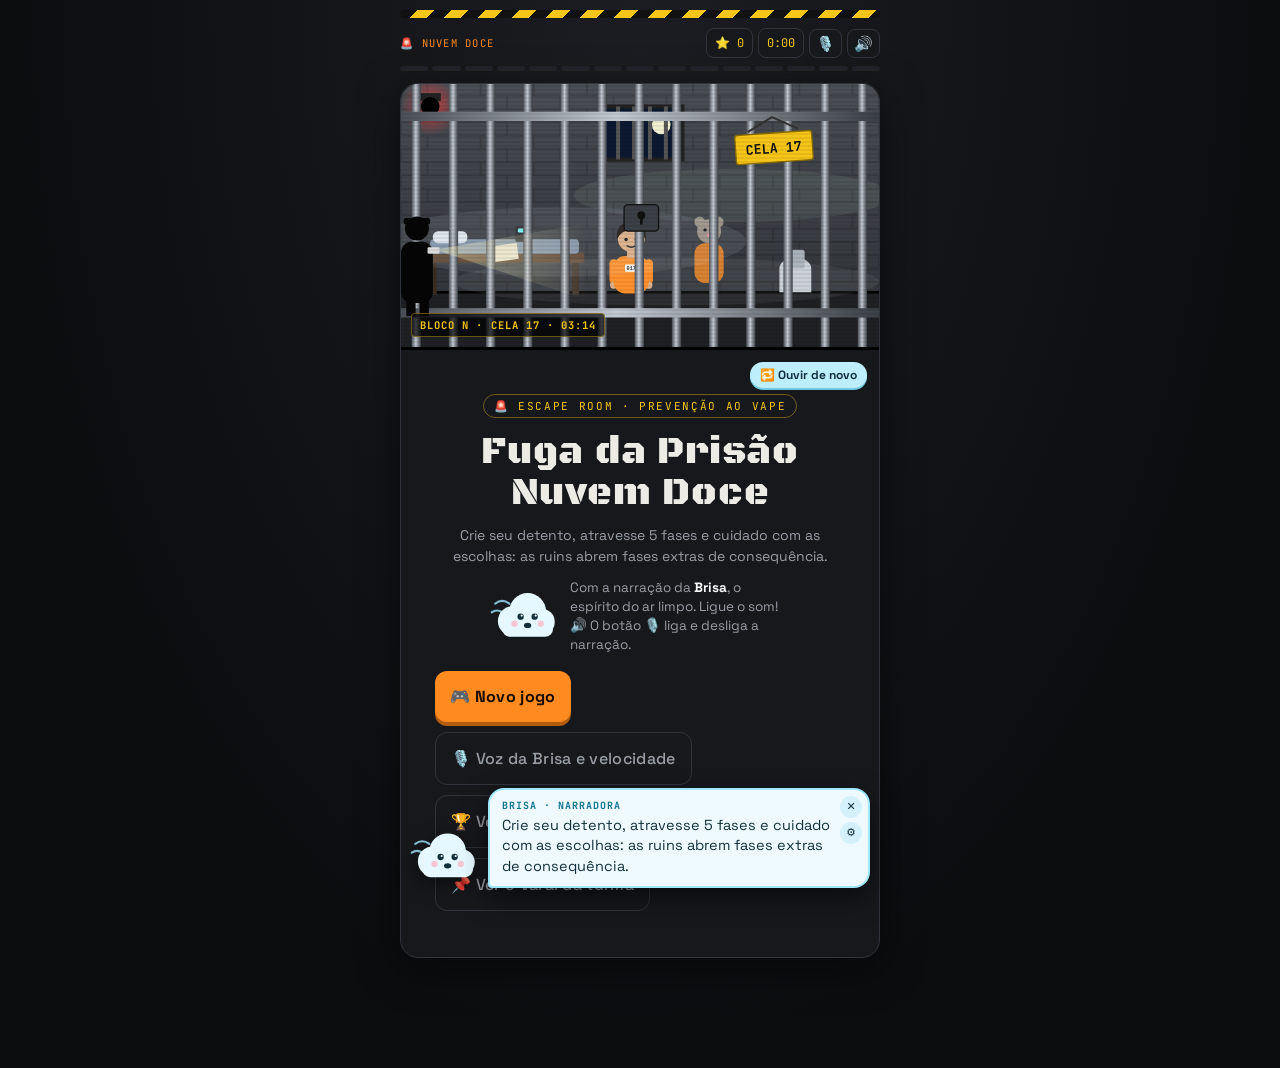
<file: index.html>
<!DOCTYPE html>
<html lang="pt-BR">
<head>
<meta charset="UTF-8">
<meta name="viewport" content="width=device-width, initial-scale=1">
<title>Fuga da Prisão Nuvem Doce</title>
<link rel="icon" href="data:image/svg+xml,%3Csvg xmlns=%22http://www.w3.org/2000/svg%22 viewBox=%220 0 100 100%22%3E%3Ctext y=%22.9em%22 font-size=%2290%22%3E%F0%9F%9A%A8%3C/text%3E%3C/svg%3E">
<link rel="preconnect" href="https://fonts.googleapis.com">
<link href="https://fonts.googleapis.com/css2?family=Black+Ops+One&family=Space+Grotesk:wght@400;500;700&family=JetBrains+Mono:wght@500;700&display=swap" rel="stylesheet">
<style>

  :root{
    --bg:#0c0d0f; --panel:#16181c; --panel2:#1f2228; --line:#30343c;
    --text:#ecebe6; --muted:#9a9ea6; --orange:#ff8a1f; --yellow:#f5c518;
    --red:#ff4d4d; --green:#4ade80; --cyan:#5ce1ff;
  }
  *{box-sizing:border-box;margin:0;padding:0;-webkit-tap-highlight-color:transparent}
  html,body{background:var(--bg);color:var(--text);font-family:'Space Grotesk',system-ui,sans-serif;min-height:100%}
  body{display:flex;justify-content:center;padding:10px 12px 40px;background:radial-gradient(ellipse at top,#1b1d22 0%,var(--bg) 70%)}
  .app{width:100%;max-width:480px;position:relative}
  .hazard{height:8px;border-radius:4px;background:repeating-linear-gradient(-45deg,var(--yellow) 0 12px,#111 12px 24px);margin-bottom:10px;background-size:34px 34px;animation:haz 1.2s linear infinite}
  @keyframes haz{to{background-position:34px 0}}
  header{display:flex;align-items:center;justify-content:space-between;gap:6px;margin-bottom:8px}
  .locks{display:flex;gap:5px}
  .lock{font-family:'JetBrains Mono',monospace;font-size:10px;font-weight:700;padding:6px 7px;border-radius:8px;border:1px solid var(--line);background:var(--panel);color:var(--muted);transition:.4s;white-space:nowrap}
  .lock.open{border-color:var(--green);color:var(--green);background:rgba(74,222,128,.1)}
  .hud{display:flex;gap:5px;align-items:center}
  .pill{font-family:'JetBrains Mono',monospace;font-size:12px;color:var(--yellow);background:var(--panel);border:1px solid var(--line);padding:6px 8px;border-radius:8px;white-space:nowrap}
  .mute{all:unset;cursor:pointer;font-size:15px;padding:4px 6px;border-radius:8px;border:1px solid var(--line);background:var(--panel)}
  .prog{display:flex;gap:4px;margin-bottom:12px}
  .prog i{flex:1;height:5px;border-radius:3px;background:var(--panel2);transition:.4s}
  .prog i.on{background:var(--green);box-shadow:0 0 8px rgba(74,222,128,.6)}
  .prog i.cur{background:var(--orange);animation:blink 1s infinite}
  @keyframes blink{50%{opacity:.4}}
  .card{background:var(--panel);border:1px solid var(--line);border-radius:18px;overflow:hidden;box-shadow:0 10px 40px rgba(0,0,0,.5)}
  .body{padding:18px 16px 20px}
  .in{animation:in .4s ease both}
  @keyframes in{from{opacity:0;transform:translateY(12px)}to{opacity:1;transform:none}}
  .tag{font-family:'JetBrains Mono',monospace;font-size:11px;letter-spacing:.12em;color:var(--orange);text-transform:uppercase;margin-bottom:8px}
  h1{font-family:'Black Ops One',system-ui;font-weight:400;font-size:30px;line-height:1.1;margin-bottom:10px;letter-spacing:.02em}
  h2{font-family:'Black Ops One',system-ui;font-weight:400;font-size:22px;line-height:1.2;margin-bottom:10px;letter-spacing:.02em}
  p{line-height:1.5;color:#d4d3cd;margin-bottom:12px;font-size:15.5px}
  .muted{color:var(--muted);font-size:14px}
  b{color:#fff}
  .story{background:var(--panel2);border-left:3px solid var(--orange);border-radius:10px;padding:12px 14px;margin:12px 0;font-size:15px;line-height:1.5;color:#e2e0d8}
  .type::after{content:'▌';color:var(--orange);animation:blink .8s infinite}
  .type.done::after{content:''}
  .doc{font-family:'JetBrains Mono',monospace;font-size:12.5px;background:#e9e2cf;color:#2b2618;border-radius:6px;padding:12px;margin:12px 0;line-height:1.6;transform:rotate(-1deg);box-shadow:0 4px 0 #b9ad8c}
  .doc .stamp{display:inline-block;border:2px solid #b3261e;color:#b3261e;padding:1px 6px;transform:rotate(-6deg);font-weight:700;margin-top:4px}
  .ficha{display:grid;grid-template-columns:auto 1fr;gap:4px 12px;font-family:'JetBrains Mono',monospace;font-size:12.5px;background:#0f1012;border:1px solid var(--line);border-radius:10px;padding:12px;margin:12px 0}
  .ficha span:nth-child(odd){color:var(--muted)}
  .ficha span:nth-child(even){color:var(--orange)}
  .opts{display:flex;flex-direction:column;gap:10px;margin-top:14px}
  .opt{all:unset;cursor:pointer;display:flex;gap:12px;align-items:flex-start;background:var(--panel2);border:1px solid var(--line);border-radius:12px;padding:13px 14px;font-size:15px;line-height:1.4;transition:.15s;animation:in .35s ease both}
  .opt:nth-child(2){animation-delay:.06s}.opt:nth-child(3){animation-delay:.12s}.opt:nth-child(4){animation-delay:.18s}
  .opt:hover{border-color:var(--orange)}
  .opt:active{transform:scale(.98)}
  .opt .k{font-family:'JetBrains Mono',monospace;font-weight:700;color:var(--orange);min-width:18px}
  .opt.wrong{border-color:var(--red);opacity:.5;cursor:default;animation:shake .35s}
  .opt.right{border-color:var(--green);background:rgba(74,222,128,.12);animation:pop .4s}
  .opt.sel{border-color:var(--yellow);background:rgba(245,197,24,.08)}
  .opt[aria-disabled="true"]{cursor:default}
  @keyframes pop{50%{transform:scale(1.03)}}
  .btn{all:unset;cursor:pointer;display:block;text-align:center;background:var(--orange);color:#1a0d00;font-weight:700;border-radius:12px;padding:15px;margin-top:16px;font-size:16px;letter-spacing:.02em;box-shadow:0 4px 0 #b35c0a;animation:in .35s ease both}
  .btn:active{transform:translateY(2px);box-shadow:0 2px 0 #b35c0a}
  .btn.ghost{background:transparent;color:var(--muted);border:1px solid var(--line);font-weight:500;margin-top:10px;box-shadow:none}
  .btn.go{background:var(--green);color:#052e14;box-shadow:0 4px 0 #1f8f4b}
  .btn[disabled]{opacity:.35;pointer-events:none}
  .fb{border-radius:12px;padding:14px;margin-top:14px;font-size:15px;line-height:1.5;animation:in .3s ease}
  .fb.bad{background:rgba(255,77,77,.08);border:1px solid rgba(255,77,77,.4)}
  .fb.good{background:rgba(74,222,128,.08);border:1px solid rgba(74,222,128,.45)}
  .fb h3{font-size:16px;margin-bottom:6px}
  .fb ul{padding-left:18px;margin:6px 0}
  .fb li{margin:4px 0}
  .fb p:last-child{margin-bottom:0}
  .reflect{margin-top:16px;padding:14px;border-radius:12px;background:rgba(245,197,24,.07);border:1px solid rgba(245,197,24,.35)}
  .reflect .tag{color:var(--yellow)}
  .chips{display:flex;flex-wrap:wrap;gap:8px;margin-top:10px}
  .chip{all:unset;cursor:pointer;padding:8px 12px;border-radius:999px;border:1px solid var(--line);background:var(--panel2);font-size:14px;transition:.15s}
  .chip.on{border-color:var(--yellow);background:rgba(245,197,24,.15)}
  /* mito ou verdade */
  .mvcount{font-family:'JetBrains Mono',monospace;font-size:12px;color:var(--muted);margin-bottom:8px}
  .mvcard{perspective:800px;margin:10px 0}
  .mvinner{position:relative;min-height:150px;transition:transform .6s;transform-style:preserve-3d}
  .mvcard.flip .mvinner{transform:rotateY(180deg)}
  .mvface{position:absolute;inset:0;backface-visibility:hidden;-webkit-backface-visibility:hidden;border-radius:14px;padding:18px;display:flex;flex-direction:column;justify-content:center}
  .mvfront{background:#e9e2cf;color:#1d1a12;font-size:18px;font-weight:700;line-height:1.35;box-shadow:0 5px 0 #b9ad8c;text-align:center}
  .mvfront small{display:block;font-family:'JetBrains Mono',monospace;font-size:10.5px;color:#7a6c4a;margin-bottom:8px;letter-spacing:.1em}
  .mvback{transform:rotateY(180deg);background:var(--panel2);border:2px solid var(--green);font-size:14.5px;line-height:1.45}
  .mvback.no{border-color:var(--red)}
  .mvback h4{font-size:17px;margin-bottom:6px}
  .mvbtns{display:grid;grid-template-columns:1fr 1fr;gap:10px}
  .mvbtns button{all:unset;cursor:pointer;text-align:center;padding:14px;border-radius:12px;font-weight:700;font-size:16px}
  .bm{background:rgba(255,77,77,.12);border:1px solid var(--red);color:#ffb3b3}
  .bv{background:rgba(74,222,128,.12);border:1px solid var(--green);color:#b9f5cf}
  /* scanner */
  .scan{position:relative;display:grid;grid-template-columns:1fr 1fr;gap:8px;margin-top:12px;padding:10px;border-radius:12px;background:#07140f;border:1px solid #1d4a37;overflow:hidden}
  .scan::before{content:'';position:absolute;left:0;right:0;height:40px;background:linear-gradient(180deg,transparent,rgba(74,222,128,.25),transparent);animation:scanline 2.4s linear infinite;pointer-events:none}
  @keyframes scanline{from{top:-40px}to{top:100%}}
  .sc{all:unset;cursor:pointer;padding:11px 10px;border-radius:10px;border:1px solid #1d4a37;background:#0b1e17;font-size:13.5px;line-height:1.3;text-align:center;transition:.15s;position:relative}
  .sc.on{border-color:var(--green);background:rgba(74,222,128,.18);box-shadow:0 0 12px rgba(74,222,128,.35)}
  .sc.miss{border-color:var(--yellow);animation:shake .35s}
  .sc.bad{border-color:var(--red);animation:shake .35s}
  /* ordem */
  .order{display:flex;flex-direction:column;gap:8px;margin-top:12px}
  .slot{min-height:46px;border:1px dashed var(--line);border-radius:10px;display:flex;align-items:center;gap:10px;padding:10px 12px;font-size:14.5px;color:var(--muted)}
  .slot.filled{border-style:solid;border-color:var(--yellow);color:var(--text);background:rgba(245,197,24,.06);animation:pop .3s}
  .slot .n{font-family:'JetBrains Mono',monospace;color:var(--yellow);font-weight:700}
  .pool{display:flex;flex-direction:column;gap:8px;margin-top:12px}
  /* disco */
  .dialwrap{display:flex;flex-direction:column;align-items:center;margin:10px 0}
  .dialwrap svg{width:210px;height:210px}
  .ring{transform-origin:100px 100px;transition:transform .45s cubic-bezier(.3,1.4,.5,1)}
  .dialbtns{display:flex;gap:12px;margin-top:8px;align-items:center}
  .dialbtns button{all:unset;cursor:pointer;width:52px;height:52px;border-radius:50%;background:var(--panel2);border:1px solid var(--line);display:grid;place-items:center;font-size:20px}
  .dialbtns button:active{transform:scale(.92)}
  .dialval{font-family:'JetBrains Mono',monospace;font-size:28px;font-weight:700;color:var(--yellow);min-width:90px;text-align:center}
  /* caça às iscas */
  .post{background:#fff;color:#111;border-radius:14px;overflow:hidden;margin:12px 0}
  .post .ph{height:100px;background:linear-gradient(135deg,#ff6fd8,#7a5cff 55%,#22d3ee);display:grid;place-items:center;font-size:40px;position:relative}
  .post .pb{padding:10px 12px;font-size:15px;line-height:1.6}
  .post .pu{font-weight:700;font-size:13px;margin-bottom:4px}
  .post .ps{color:#555;font-size:12.5px;margin-top:8px;display:flex;gap:10px;flex-wrap:wrap}
  .seg{cursor:pointer;border-radius:4px;padding:1px 2px;transition:.2s;border-bottom:2px dotted transparent}
  .hunting .seg{border-bottom-color:#c9c9c9}
  .seg.found{background:#ffe0e0;border-bottom:2px solid #e11;color:#900}
  .seg.nope{animation:shake .35s;background:#eee}
  .baitlog{display:flex;flex-direction:column;gap:6px;margin-top:8px}
  .bait{font-size:13.5px;padding:8px 10px;border-radius:8px;background:rgba(255,77,77,.08);border:1px solid rgba(255,77,77,.35);animation:in .3s}
  .counter{font-family:'JetBrains Mono',monospace;font-size:13px;color:var(--yellow);margin-top:4px}
  .comment{background:#f3f3f3;color:#222;border-radius:10px;padding:8px 10px;font-size:14px;margin:0 12px 12px}
  .comment b{color:#111}
  /* chat */
  .chat{display:flex;flex-direction:column;gap:6px;margin:12px 0;min-height:40px}
  .bub{max-width:82%;padding:9px 12px;border-radius:14px;font-size:14.5px;line-height:1.4;background:var(--panel2);border:1px solid var(--line);align-self:flex-start;animation:in .3s}
  .bub.me{align-self:flex-end;background:rgba(255,138,31,.15);border-color:var(--orange)}
  .bub small{display:block;color:var(--orange);font-size:11px;margin-bottom:2px;font-weight:700}
  .dots{display:inline-flex;gap:4px;padding:12px 14px}
  .dots i{width:6px;height:6px;border-radius:50%;background:var(--muted);animation:dot 1s infinite}
  .dots i:nth-child(2){animation-delay:.15s}.dots i:nth-child(3){animation-delay:.3s}
  @keyframes dot{0%,100%{opacity:.3;transform:none}50%{opacity:1;transform:translateY(-3px)}}
  /* final */
  .pillars{display:grid;grid-template-columns:1fr 1fr;gap:10px;margin:14px 0}
  .pillar{background:var(--panel2);border:1px solid var(--line);border-radius:12px;padding:12px;animation:in .4s both}
  .pillar:nth-child(2){animation-delay:.1s}.pillar:nth-child(3){animation-delay:.2s}.pillar:nth-child(4){animation-delay:.3s}
  .pillar .i{font-size:22px}
  .pillar h4{font-size:14px;margin:6px 0 4px}
  .pillar p{font-size:13px;margin:0;color:var(--muted);line-height:1.4}
  .tips{list-style:none;margin:10px 0}
  .tips li{padding:10px 0;border-bottom:1px solid var(--line);font-size:14.5px;line-height:1.45}
  .tips li:last-child{border:none}
  .stars{text-align:center;font-size:40px;letter-spacing:6px;margin:4px 0}
  .stars span{display:inline-block;animation:starpop .5s both}
  .stars span:nth-child(2){animation-delay:.25s}.stars span:nth-child(3){animation-delay:.5s}
  .stars .off{filter:grayscale(1);opacity:.25}
  @keyframes starpop{from{transform:scale(0) rotate(-90deg)}70%{transform:scale(1.3)}to{transform:none}}
  .rank{text-align:center;font-family:'Black Ops One';font-size:20px;color:var(--yellow);margin-bottom:6px}
  .stat{display:flex;justify-content:space-around;margin:10px 0 4px;font-family:'JetBrains Mono',monospace}
  .stat div{text-align:center}
  .stat span{display:block;font-size:22px;color:var(--green);font-weight:700}
  .stat small{color:var(--muted);font-size:11px}

  /* ---------- Cenas ---------- */
  .scene{position:relative;width:100%;aspect-ratio:9/5;background:#000;overflow:hidden;border-bottom:3px solid #000}
  .scene svg{display:block;width:100%;height:100%}
  .scene .label{position:absolute;left:10px;bottom:10px;font-family:'JetBrains Mono',monospace;font-size:10.5px;font-weight:700;letter-spacing:.1em;background:rgba(0,0,0,.7);color:var(--yellow);padding:4px 8px;border-radius:4px;border:1px solid rgba(245,197,24,.4)}
  .plocks{position:absolute;right:8px;bottom:8px;display:flex;gap:4px}
  .plocks span{width:28px;height:28px;border-radius:7px;background:rgba(0,0,0,.75);border:1px solid rgba(255,255,255,.2);display:grid;place-items:center;font-size:14px;transition:.3s}
  .plocks span.ok{border-color:var(--green);background:rgba(20,60,35,.9);animation:lockpop .5s}
  @keyframes lockpop{30%{transform:scale(1.5) rotate(-15deg)}60%{transform:scale(.9) rotate(8deg)}}
  .flash{position:absolute;inset:0;pointer-events:none;opacity:0}
  .flash.red{background:rgba(255,40,40,.45);animation:fl .5s}
  .flash.white{background:rgba(255,255,255,.85);animation:fl .7s}
  @keyframes fl{0%{opacity:1}100%{opacity:0}}
  .spark{position:absolute;width:5px;height:5px;border-radius:50%;background:#ffd86b;box-shadow:0 0 8px #ffb300;pointer-events:none;animation:spark .9s ease-out forwards}
  @keyframes spark{to{transform:translate(var(--dx),var(--dy));opacity:0}}
  .bars{transition:transform 1.4s cubic-bezier(.6,0,.3,1)}
  .scene.open .bars{transform:translateY(-230px)}
  .scene.open .gate-l{transform:translateX(-200px)}
  .scene.open .gate-r{transform:translateX(200px)}
  .gate-l,.gate-r{transition:transform 1.4s cubic-bezier(.6,0,.3,1)}
  .alarm{animation:alarm 1s infinite}
  .scene.open .alarm{animation:none;fill:#4ade80}
  @keyframes alarm{0%,100%{fill:#ff3b3b;opacity:1}50%{fill:#7a1010;opacity:.6}}
  .alarm-glow{animation:glow 1s infinite}
  .scene.open .alarm-glow{animation:none;fill:#4ade80;opacity:.25}
  @keyframes glow{0%,100%{opacity:.35}50%{opacity:0}}
  .fog{animation:drift 9s ease-in-out infinite}
  .fog2{animation:drift 12s ease-in-out infinite reverse}
  @keyframes drift{0%,100%{transform:translateX(-14px)}50%{transform:translateX(18px)}}
  .scene.open .fog,.scene.open .fog2{opacity:0;transition:opacity 1.5s}
  .podglow{animation:pod 2s infinite}
  @keyframes pod{0%,100%{opacity:.9}50%{opacity:.3}}
  .guard{animation:patrol 11s linear infinite}
  @keyframes patrol{0%{transform:translateX(-70px)}45%{transform:translateX(420px)}100%{transform:translateX(420px)}}
  .scene.open .guard{display:none}
  .bob{animation:bob .5s ease-in-out infinite alternate}
  @keyframes bob{to{transform:translateY(-2px)}}
  .dial{transform-origin:250px 120px;animation:spin 6s linear infinite}
  .scene.open .dial{animation:spin .6s linear 3}
  @keyframes spin{to{transform:rotate(360deg)}}
  .safe-door{transform-origin:196px 120px;transition:transform 1.4s ease .4s}
  .scene.open .safe-door{transform:perspective(400px) rotateY(-75deg)}
  .keyglow{animation:pod 1.2s infinite}
  .beam{transform-origin:52px 52px;animation:sweep 5s ease-in-out infinite}
  @keyframes sweep{0%,100%{transform:rotate(-8deg)}50%{transform:rotate(38deg)}}
  .clank{position:absolute;inset:0;display:grid;place-items:center;font-family:'Black Ops One';font-size:36px;color:var(--green);text-shadow:0 0 18px rgba(74,222,128,.8),0 3px 0 #000;opacity:0;pointer-events:none}
  .scene.open .clank{animation:clank 1.6s ease forwards}
  @keyframes clank{0%{opacity:0;transform:scale(.6)}20%{opacity:1;transform:scale(1.15)}70%{opacity:1;transform:scale(1)}100%{opacity:0}}
  .shake{animation:shake .4s}
  @keyframes shake{20%,60%{transform:translateX(-6px)}40%,80%{transform:translateX(6px)}}
  .sun{animation:rise 2s ease forwards}
  @keyframes rise{from{transform:translateY(40px)}to{transform:none}}
  .rays{transform-origin:180px 120px;animation:spin 40s linear infinite}
  .walker{animation:walk 3s ease-in-out forwards}
  @keyframes walk{from{transform:translate(0,0)}to{transform:translate(0,-28px) scale(.8)}}
  .flicker{animation:flick 3s infinite}
  @keyframes flick{0%,92%,100%{opacity:1}94%{opacity:.4}96%{opacity:.9}97%{opacity:.3}}
  .bird{animation:fly 9s linear infinite}
  @keyframes fly{from{transform:translateX(-80px)}to{transform:translateX(420px)}}

  /* ---------- Pontos ---------- */
  .pts{position:fixed;left:50%;top:90px;transform:translateX(-50%);font-family:'Black Ops One';font-size:30px;color:var(--yellow);text-shadow:0 3px 0 #000,0 0 14px rgba(245,197,24,.7);pointer-events:none;z-index:50;animation:pts 1.1s ease-out forwards}
  @keyframes pts{0%{opacity:0;transform:translate(-50%,10px) scale(.6)}25%{opacity:1;transform:translate(-50%,0) scale(1.15)}100%{opacity:0;transform:translate(-50%,-50px)}}

  /* ---------- Transição de fase ---------- */
  .tr{position:fixed;inset:0;z-index:100;background:#050506;display:flex;flex-direction:column;justify-content:center;align-items:center;overflow:hidden;cursor:pointer}
  .tr .strip{position:absolute;left:-10%;right:-10%;height:34px;background:repeating-linear-gradient(-45deg,var(--yellow) 0 18px,#111 18px 36px)}
  .tr .s1{top:14%;animation:strip 2.6s linear both}
  .tr .s2{bottom:14%;animation:strip 2.6s linear reverse both}
  @keyframes strip{from{transform:translateX(-120px)}to{transform:translateX(120px)}}
  .tr .sweep{position:absolute;width:160%;height:160%;background:conic-gradient(from 0deg,rgba(255,40,40,.35),transparent 18%,transparent 50%,rgba(255,40,40,.35) 68%,transparent 86%);animation:spin 1.6s linear infinite}
  .tr .box{position:relative;text-align:center;padding:0 20px}
  .tr .n{font-family:'JetBrains Mono',monospace;color:var(--orange);letter-spacing:.3em;font-size:14px;animation:in .4s .1s both}
  .tr .t{font-family:'Black Ops One';font-size:42px;line-height:1.05;margin:8px 0;animation:slam .5s .25s both}
  .tr .sub{color:var(--muted);font-size:16px;animation:in .4s .6s both}
  .tr .skip{position:absolute;bottom:22px;font-family:'JetBrains Mono',monospace;font-size:11px;color:#666}
  @keyframes slam{from{opacity:0;transform:scale(2.2)}60%{opacity:1;transform:scale(.95)}to{transform:none}}
  .tr.out{animation:trout .45s forwards}
  @keyframes trout{to{opacity:0;transform:scale(1.08)}}
  .confetti{position:fixed;top:-20px;width:9px;height:14px;z-index:60;pointer-events:none;animation:fall linear forwards}
  @keyframes fall{to{transform:translateY(110vh) rotate(720deg)}}
  @media (prefers-reduced-motion:reduce){*{animation-duration:.01s!important;transition-duration:.01s!important}}

  /* ---------- HUD do personagem ---------- */
  .status{display:flex;align-items:center;gap:10px;background:var(--panel);border:1px solid var(--line);border-radius:12px;padding:8px 10px;margin-bottom:8px}
  .status .av{width:38px;height:46px;flex:none;border-radius:8px;background:#0f1012;overflow:hidden}
  .status .nm{font-weight:700;font-size:13px;max-width:90px;overflow:hidden;text-overflow:ellipsis;white-space:nowrap}
  .status .perk{font-size:11px;color:var(--muted)}
  .meters{flex:1;display:flex;flex-direction:column;gap:5px}
  .meter{display:flex;align-items:center;gap:6px;font-family:'JetBrains Mono',monospace;font-size:10px;color:var(--muted)}
  .meter .bar{flex:1;height:8px;border-radius:5px;background:#0f1012;overflow:hidden;border:1px solid #2a2d33}
  .meter .fill{height:100%;border-radius:5px;transition:width .8s cubic-bezier(.3,1.3,.5,1),background .5s}
  .meter .v{min-width:24px;text-align:right}
  .meter.f .fill{background:linear-gradient(90deg,#4ade80,#5ce1ff)}
  .meter.f.low .fill{background:linear-gradient(90deg,#ff4d4d,#ffb547)}
  .meter.d .fill{background:linear-gradient(90deg,#a855f7,#ff4dd2)}
  .meter.hit{animation:shake .4s}
  .delta{position:fixed;left:50%;top:150px;transform:translateX(-50%);font-family:'Black Ops One';font-size:22px;pointer-events:none;z-index:55;text-shadow:0 3px 0 #000;animation:pts 1.6s ease-out forwards;white-space:nowrap}
  .hidden{display:none!important}

  /* ---------- Tela título ---------- */
  .titlecard{text-align:center;padding:26px 18px}
  .titlecard h1{font-size:38px}
  .titlecard .badge{display:inline-block;font-family:'JetBrains Mono',monospace;font-size:11px;letter-spacing:.15em;color:var(--yellow);border:1px solid rgba(245,197,24,.4);padding:4px 10px;border-radius:999px;margin-bottom:14px}

  /* ---------- Criação de personagem ---------- */
  .creator .preview{display:flex;align-items:center;gap:14px;background:#0f1012;border:1px solid var(--line);border-radius:14px;padding:12px;margin-bottom:12px}
  .creator .preview svg{width:110px;height:146px;flex:none;filter:drop-shadow(0 6px 10px rgba(0,0,0,.6))}
  .creator .mug{font-family:'JetBrains Mono',monospace;font-size:12px;line-height:1.7;color:var(--muted)}
  .creator .mug b{color:var(--orange)}
  .creator input{all:unset;box-sizing:border-box;width:100%;background:var(--panel2);border:1px solid var(--line);border-radius:10px;padding:12px;font-size:16px;color:var(--text)}
  .creator input:focus{border-color:var(--orange)}
  .row{margin:12px 0}
  .row .lbl{font-family:'JetBrains Mono',monospace;font-size:11px;letter-spacing:.1em;color:var(--muted);margin-bottom:6px;text-transform:uppercase}
  .sw{display:flex;gap:8px;flex-wrap:wrap}
  .sw button{all:unset;cursor:pointer;width:34px;height:34px;border-radius:50%;border:3px solid transparent;box-shadow:0 0 0 1px var(--line)}
  .sw button.on{border-color:#fff;transform:scale(1.1)}
  .tx button{width:auto;height:auto;border-radius:999px;padding:7px 12px;font-size:13.5px;background:var(--panel2);border:1px solid var(--line);box-shadow:none}
  .tx button.on{border-color:var(--orange);background:rgba(255,138,31,.15);transform:none}
  .perks{display:grid;grid-template-columns:1fr;gap:8px}
  .perkc{all:unset;cursor:pointer;display:flex;gap:10px;align-items:center;padding:10px 12px;border-radius:12px;background:var(--panel2);border:1px solid var(--line)}
  .perkc .pi{font-size:24px}
  .perkc b{display:block;font-size:14.5px}
  .perkc small{color:var(--muted);font-size:12.5px;line-height:1.35}
  .perkc.on{border-color:var(--orange);background:rgba(255,138,31,.12)}

  /* ---------- Escolhas ---------- */
  .choice-tag{display:inline-block;font-family:'JetBrains Mono',monospace;font-size:11px;letter-spacing:.12em;color:#1a0d00;background:var(--yellow);padding:3px 8px;border-radius:4px;margin-bottom:8px;animation:blink 1.2s infinite}
  .npc{display:flex;gap:10px;align-items:flex-start;margin:12px 0}
  .npc .face{font-size:34px;line-height:1;flex:none;width:48px;height:48px;border-radius:12px;background:var(--panel2);border:1px solid var(--line);display:grid;place-items:center}
  .npc .say{background:var(--panel2);border:1px solid var(--line);border-radius:4px 14px 14px 14px;padding:10px 12px;font-size:15px;line-height:1.45}
  .npc .say small{display:block;color:var(--orange);font-weight:700;font-size:11px;margin-bottom:2px}
  .ch{all:unset;cursor:pointer;display:block;background:var(--panel2);border:1px solid var(--line);border-left:4px solid var(--yellow);border-radius:12px;padding:13px 14px;font-size:15px;line-height:1.4;animation:in .35s both}
  .ch:active{transform:scale(.98)}
  .ch.dim{opacity:.35;pointer-events:none}
  .ch.pick{border-color:var(--yellow);background:rgba(245,197,24,.1)}
  .conseq{border-radius:12px;padding:14px;margin-top:14px;font-size:15px;line-height:1.5;animation:in .35s}
  .conseq.good{background:rgba(74,222,128,.08);border:1px solid rgba(74,222,128,.45)}
  .conseq.bad{background:rgba(168,85,247,.1);border:1px solid rgba(168,85,247,.5)}
  .conseq .fx{display:flex;gap:8px;flex-wrap:wrap;margin-top:8px}
  .conseq .fx span{font-family:'JetBrains Mono',monospace;font-size:12px;padding:4px 8px;border-radius:6px;background:#0f1012;border:1px solid var(--line)}
  .hintbtn{all:unset;cursor:pointer;font-size:13px;color:var(--cyan);border:1px dashed var(--cyan);border-radius:8px;padding:7px 10px;margin-top:10px;display:inline-block}

  /* ---------- Respiração ---------- */
  .breath{display:flex;flex-direction:column;align-items:center;margin:14px 0}
  .bcirc{width:90px;height:90px;border-radius:50%;background:radial-gradient(circle,#5ce1ff 0%,#2563eb 70%);box-shadow:0 0 30px rgba(92,225,255,.5);transform:scale(1);transition:transform 3s ease-in-out}
  .bcirc.big{transform:scale(1.7)}
  .blbl{margin-top:34px;font-family:'JetBrains Mono',monospace;font-size:13px;color:var(--cyan);text-align:center;min-height:20px}
  .bdots{display:flex;gap:6px;margin-top:8px}
  .bdots i{width:10px;height:10px;border-radius:50%;background:var(--panel2);border:1px solid var(--line)}
  .bdots i.on{background:var(--cyan)}
  .holdbtn{touch-action:none;user-select:none;-webkit-user-select:none}
  .crave{animation:crave 2.2s ease-in-out infinite}
  @keyframes crave{0%,100%{filter:none}50%{filter:blur(1.5px) saturate(1.6) hue-rotate(-20deg)}}

  /* ---------- Corrida ---------- */
  .runner{transition:transform 2.2s cubic-bezier(.4,0,.6,1)}
  .scene.run .runner{transform:translateX(230px)}
  .scene.runfail .runner{transform:translateX(110px);transition:transform 1.4s ease-out}
  .scene.run .runner .bob,.scene.runfail .runner .bob{animation:bob .18s infinite alternate}
  .scene.caught .beam{animation:none;transform:rotate(20deg)}

  /* ---------- Ranking ---------- */
  .tabs{display:grid;grid-template-columns:1fr 1fr;gap:6px;margin:10px 0}
  .tabs button{all:unset;cursor:pointer;text-align:center;padding:10px;border-radius:10px;background:var(--panel2);border:1px solid var(--line);font-size:14px;font-weight:700}
  .tabs button.on{border-color:var(--yellow);color:var(--yellow);background:rgba(245,197,24,.08)}
  .rk{display:flex;flex-direction:column;gap:6px}
  .rr{display:flex;align-items:center;gap:10px;background:var(--panel2);border:1px solid var(--line);border-radius:12px;padding:8px 10px;animation:in .3s both}
  .rr.me{border-color:var(--orange);background:rgba(255,138,31,.1)}
  .rr .pos{font-family:'Black Ops One';font-size:18px;min-width:30px;text-align:center;color:var(--muted)}
  .rr .av{width:30px;height:40px;flex:none}
  .rr .who{flex:1;min-width:0}
  .rr .who b{display:block;font-size:14.5px;overflow:hidden;text-overflow:ellipsis;white-space:nowrap}
  .rr .who small{color:var(--muted);font-size:11.5px}
  .rr .sc2{font-family:'JetBrains Mono',monospace;font-weight:700;color:var(--yellow);font-size:15px}
  .empty{text-align:center;color:var(--muted);padding:20px 10px;font-size:14px;line-height:1.5}
  .recap{list-style:none;margin:8px 0}
  .recap li{padding:8px 0;border-bottom:1px solid var(--line);font-size:14px;line-height:1.4}
  .recap li:last-child{border:none}
  .breakdown{font-family:'JetBrains Mono',monospace;font-size:12.5px;background:#0f1012;border:1px solid var(--line);border-radius:10px;padding:10px 12px;margin:10px 0;line-height:1.8}
  .breakdown div{display:flex;justify-content:space-between}
  .breakdown .tot{border-top:1px solid var(--line);margin-top:4px;padding-top:4px;color:var(--yellow);font-weight:700}

  /* ---------- Novas cenas ---------- */
  .ecg{stroke-dasharray:220;stroke-dashoffset:220;animation:ecg 2.2s linear infinite}
  .ecg.fast{animation-duration:.9s}
  @keyframes ecg{to{stroke-dashoffset:-220}}
  .spot{animation:pod 1.6s infinite}
  .bulb{transform-origin:200px 0;animation:swing 3s ease-in-out infinite}
  @keyframes swing{0%,100%{transform:rotate(-8deg)}50%{transform:rotate(8deg)}}
  .chaser{transition:transform .9s cubic-bezier(.3,1.3,.5,1)}
  .scene.d1 .chaser{transform:translateX(55px)}
  .scene.d2 .chaser{transform:translateX(105px)}
  .scene.escaped .chaser{transform:translateX(-120px);transition:transform 1.4s}
  .corr-run .bob{animation:bob .18s infinite alternate}
  .glowexit{animation:pod 1.4s infinite}
  .lit{animation:litp 1s ease}
  @keyframes litp{50%{transform:scale(1.25)}}
  .organ{transition:fill .4s,opacity .4s;transform-box:fill-box;transform-origin:center}

  /* ---------- Transição de fase extra ---------- */
  .tr.extra .strip{background:repeating-linear-gradient(-45deg,#ff3b3b 0 18px,#111 18px 36px)}
  .tr.extra .n{color:#ff6b6b}
  .tr.extra .sweep{background:conic-gradient(from 0deg,rgba(255,40,40,.55),transparent 18%,transparent 50%,rgba(255,40,40,.55) 68%,transparent 86%)}

  /* ---------- Ligar pares (corpo) ---------- */
  .bodymap{display:flex;gap:12px;align-items:flex-start;margin:10px 0}
  .bodymap svg{width:96px;flex:none}
  .organs{display:flex;flex-direction:column;gap:8px;flex:1}
  .organs button,.effects button{all:unset;cursor:pointer;padding:10px 12px;border-radius:10px;background:var(--panel2);border:1px solid var(--line);font-size:14px;line-height:1.35;transition:.15s}
  .organs button.sel{border-color:var(--yellow);background:rgba(245,197,24,.12);transform:translateX(4px)}
  .organs button.ok,.effects button.ok{border-color:var(--green);background:rgba(74,222,128,.1);pointer-events:none}
  .effects{display:flex;flex-direction:column;gap:8px;margin-top:6px}
  .effects button.bad,.organs button.bad{border-color:var(--red);animation:shake .35s}
  .pairtag{display:inline-block;font-family:'JetBrains Mono',monospace;font-size:11px;color:var(--green);margin-right:6px}

  /* ---------- Perseguição ---------- */
  .doors{display:grid;grid-template-columns:1fr 1fr;gap:10px;margin-top:12px}
  .door{all:unset;cursor:pointer;text-align:center;padding:16px 10px;border-radius:10px 10px 4px 4px;background:linear-gradient(180deg,#3a3f47,#24272c);border:2px solid #555;font-weight:700;font-size:15px;box-shadow:inset 0 -6px 0 rgba(0,0,0,.4)}
  .door small{display:block;font-size:22px;margin-bottom:4px}
  .door:active{transform:scale(.97)}
  .door.ok{border-color:var(--green)}
  .door.bad{border-color:var(--red);animation:shake .35s}
  .dist{display:flex;align-items:center;gap:8px;font-family:'JetBrains Mono',monospace;font-size:12px;color:var(--muted);margin:8px 0}
  .dist i{width:22px;height:10px;border-radius:3px;background:var(--panel2);border:1px solid var(--line)}
  .dist i.on{background:var(--red);box-shadow:0 0 8px rgba(255,77,77,.6)}
  .qcard{background:#e9e2cf;color:#1d1a12;border-radius:12px;padding:14px;font-weight:700;font-size:16.5px;line-height:1.35;text-align:center;box-shadow:0 4px 0 #b9ad8c;margin-top:10px;animation:in .3s}
  .qcard small{display:block;font-family:'JetBrains Mono',monospace;font-size:10.5px;color:#7a6c4a;margin-bottom:6px;letter-spacing:.1em}

  /* ---------- Varal ---------- */
  .varal textarea{all:unset;box-sizing:border-box;display:block;width:100%;min-height:86px;background:#fffaf0;color:#2b2618;border-radius:10px;padding:12px;font-size:16px;line-height:1.4;font-family:'Space Grotesk',sans-serif;white-space:pre-wrap}
  .varal .cnt{font-family:'JetBrains Mono',monospace;font-size:11px;color:var(--muted);text-align:right;margin-top:4px}
  .line{position:relative;height:40px;margin:18px 0 0}
  .line::before{content:'';position:absolute;left:-6px;right:-6px;top:10px;height:2px;background:#a58a5c;border-radius:2px;transform:rotate(-1deg)}
  .postit{position:relative;margin:-14px auto 0;max-width:300px;background:#fff6c9;color:#2b2618;padding:20px 16px 16px;border-radius:4px;font-size:16px;line-height:1.4;box-shadow:0 8px 16px rgba(0,0,0,.4);transform-origin:top center;animation:hang 1.6s ease both;font-weight:500}
  .postit::before{content:'';position:absolute;top:-12px;left:50%;width:12px;height:26px;margin-left:-6px;background:#c98a3a;border-radius:3px;box-shadow:inset 0 -4px 0 rgba(0,0,0,.2)}
  @keyframes hang{0%{transform:translateY(-30px) rotate(-14deg);opacity:0}40%{transform:rotate(8deg);opacity:1}70%{transform:rotate(-4deg)}100%{transform:rotate(1.5deg)}}

  /* ---------- Certificado ---------- */
  .cert{position:relative;background:linear-gradient(135deg,#fffaf0,#f3e7c9);color:#2b2618;border-radius:12px;padding:22px 18px;margin:16px 0;border:3px double #b48a3c;text-align:center;box-shadow:0 10px 24px rgba(0,0,0,.45)}
  .cert .ct{font-family:'Black Ops One';font-size:22px;color:#7a4b12;letter-spacing:.04em}
  .cert .cn{font-family:'Black Ops One';font-size:28px;margin:8px 0 4px;color:#1d1a12;word-break:break-word}
  .cert p{color:#4a412d;font-size:14px;margin-bottom:8px}
  .cert .seal{position:absolute;right:12px;bottom:10px;width:58px;height:58px;border-radius:50%;background:radial-gradient(circle,#e0a83a,#a8701a);display:grid;place-items:center;font-size:24px;box-shadow:0 3px 0 #7a4b12;transform:rotate(-12deg)}
  .cert .msg{font-style:italic;background:rgba(255,255,255,.6);border-radius:8px;padding:8px 10px;margin:10px 30px 6px;font-size:14px}
  .cert .meta{font-family:'JetBrains Mono',monospace;font-size:11px;color:#6b5d3d}
  .cert b{color:#7a4b12}
  .cert{padding-bottom:78px}
  .cert .seal{right:auto;left:50%;bottom:12px;margin-left:-29px}
  /* ---------- Narradora Brisa ---------- */
  .narr{position:fixed;left:50%;bottom:12px;width:min(460px,calc(100% - 20px));transform:translate(-50%,160%);display:flex;gap:8px;align-items:flex-end;z-index:90;transition:transform .5s cubic-bezier(.3,1.4,.5,1);pointer-events:none}
  .narr.show{transform:translate(-50%,0)}
  .narr .brisa{width:70px;height:62px;flex:none;animation:floaty 2.4s ease-in-out infinite;filter:drop-shadow(0 6px 10px rgba(0,0,0,.5))}
  .narr .brisa svg{width:100%;height:100%}
  @keyframes floaty{50%{transform:translateY(-6px) rotate(-3deg)}}
  .narr .nb{pointer-events:auto;position:relative;flex:1;background:#eefaff;color:#12303c;border-radius:16px 16px 16px 4px;padding:9px 34px 10px 12px;font-size:14.5px;line-height:1.4;box-shadow:0 10px 26px rgba(0,0,0,.55);border:2px solid #9fe6ff;min-height:44px}
  .narr .nb small{display:block;font-family:'JetBrains Mono',monospace;font-size:10px;font-weight:700;letter-spacing:.1em;color:#0e7490;margin-bottom:2px}
  .narr .nb .ctl{position:absolute;top:6px;right:6px;display:flex;flex-direction:column;gap:4px}
  .narr .nb .ctl button{all:unset;cursor:pointer;width:22px;height:22px;border-radius:50%;background:#d4f1fb;color:#12303c;display:grid;place-items:center;font-size:11px}
  .mouth{transform-box:fill-box;transform-origin:center}
  .narr.talk .mouth{animation:talk .2s infinite alternate}
  @keyframes talk{from{transform:scaleY(.25)}to{transform:scaleY(1.3)}}
  .wind{animation:windy 1.6s ease-in-out infinite;opacity:.8}
  @keyframes windy{50%{transform:translateX(-4px);opacity:.3}}
  .listen{all:unset;cursor:pointer;font-size:12.5px;color:var(--cyan);border:1px solid rgba(92,225,255,.45);border-radius:999px;padding:4px 10px;margin-top:8px;display:inline-block}
  body.novoice .listen{display:none}
  .mute.off{opacity:.5}
  .hello{display:flex;align-items:center;gap:10px;justify-content:center;margin:6px 0 14px}
  .hello .b{width:70px;height:62px;animation:floaty 2.4s ease-in-out infinite}
  .hello .t{font-size:13.5px;color:var(--muted);text-align:left;max-width:220px;line-height:1.4}
  body{padding-bottom:110px}
  .body{position:relative}
  .relisten{all:unset;cursor:pointer;position:absolute;top:12px;right:12px;z-index:3;font-size:12px;font-weight:700;color:#12303c;background:#bdeefc;border-radius:999px;padding:5px 10px;box-shadow:0 2px 0 #6fc7e0}
  .relisten:active{transform:translateY(1px)}
  body.novoice .relisten,body.narroff .relisten{display:none}
  .reading{outline:3px solid #5ce1ff!important;outline-offset:2px;box-shadow:0 0 18px rgba(92,225,255,.55)!important;border-radius:10px;transition:outline .2s}
  .body .tag{padding-right:118px}
  .vpanel{position:fixed;inset:0;z-index:120;background:rgba(0,0,0,.7);display:flex;align-items:flex-end;justify-content:center;padding:12px;animation:in .25s}
  .vbox{width:min(480px,100%);max-height:88vh;overflow:auto;background:var(--panel);border:1px solid var(--line);border-radius:18px;padding:18px 16px}
  .vlist{display:grid;grid-template-columns:1fr 1fr;gap:8px}
  .vopt{all:unset;cursor:pointer;padding:10px;border-radius:10px;background:var(--panel2);border:1px solid var(--line);font-size:14px;font-weight:700;line-height:1.3;overflow:hidden}
  .vopt small{display:block;font-weight:500;font-size:11.5px;color:var(--muted)}
  .vopt.on{border-color:var(--cyan);background:rgba(92,225,255,.12)}
  .narr .nb{padding-right:34px;min-height:76px}

  html{scroll-padding:72px 0 160px}
  .narr .nb{pointer-events:none}
  .narr .nb .ctl{pointer-events:auto}
  .novoice-note{display:none}
  body.novoice .novoice-note{display:inline}

  /* ================= ANIMAÇÕES EXTRAS ================= */
  /* Brilho que passa pelos botões */
  .btn{position:relative;overflow:hidden}
  .btn::after{content:'';position:absolute;top:0;left:-60%;width:40%;height:100%;background:linear-gradient(100deg,transparent,rgba(255,255,255,.45),transparent);transform:skewX(-20deg);animation:shine 3.2s ease-in-out infinite}
  .btn.ghost::after{display:none}
  @keyframes shine{0%,60%{left:-60%}100%{left:130%}}
  /* Pontuação pulando */
  .pill.bump{animation:bump .5s cubic-bezier(.3,1.6,.5,1)}
  @keyframes bump{40%{transform:scale(1.35);color:#fff;box-shadow:0 0 16px rgba(245,197,24,.8)}}
  /* Combo */
  .combo{position:fixed;left:50%;top:118px;z-index:70;transform:translateX(-50%);pointer-events:none;text-align:center;animation:combo 1.8s cubic-bezier(.2,1.4,.4,1) forwards}
  .combo b{display:block;font-family:'Black Ops One';font-size:40px;line-height:1;background:linear-gradient(180deg,#fff6a8,#ffb300 45%,#ff4d00);-webkit-background-clip:text;background-clip:text;color:transparent;filter:drop-shadow(0 3px 0 #000) drop-shadow(0 0 14px rgba(255,120,0,.8))}
  .combo small{font-family:'JetBrains Mono',monospace;font-size:12px;color:#ffd27a;letter-spacing:.15em}
  .combo .fire{font-size:34px;display:inline-block;animation:flame .25s infinite alternate}
  @keyframes flame{to{transform:scale(1.15) rotate(6deg)}}
  @keyframes combo{0%{opacity:0;transform:translateX(-50%) scale(.3) rotate(-12deg)}15%{opacity:1;transform:translateX(-50%) scale(1.15) rotate(3deg)}30%{transform:translateX(-50%) scale(1)}80%{opacity:1}100%{opacity:0;transform:translateX(-50%) translateY(-40px) scale(.9)}}
  /* Explosão de estrelas */
  .star{position:fixed;z-index:65;pointer-events:none;font-size:16px;animation:starfly .9s ease-out forwards}
  @keyframes starfly{0%{transform:translate(0,0) scale(.4) rotate(0);opacity:1}100%{transform:translate(var(--dx),var(--dy)) scale(1.1) rotate(var(--r));opacity:0}}
  /* Onda de acerto */
  .ring{position:fixed;z-index:64;width:20px;height:20px;margin:-10px 0 0 -10px;border-radius:50%;border:3px solid #4ade80;pointer-events:none;animation:ringo .7s ease-out forwards}
  @keyframes ringo{to{transform:scale(9);opacity:0}}
  /* Glitch no erro */
  .scene.glitch svg{animation:glitch .5s steps(1)}
  @keyframes glitch{
    0%{transform:none;filter:none}
    15%{transform:translate(-6px,2px);filter:drop-shadow(4px 0 #ff00d4) drop-shadow(-4px 0 #00e5ff);clip-path:inset(10% 0 55% 0)}
    30%{transform:translate(5px,-3px);clip-path:inset(55% 0 8% 0)}
    45%{transform:translate(-3px,0);filter:hue-rotate(90deg) saturate(2);clip-path:inset(30% 0 30% 0)}
    60%{transform:translate(4px,2px);clip-path:none;filter:drop-shadow(-5px 0 #ff00d4) drop-shadow(5px 0 #00e5ff)}
    80%{transform:translate(-2px,-1px);filter:invert(.15)}
    100%{transform:none;filter:none;clip-path:none}}
  .scene .scanlines{position:absolute;inset:0;pointer-events:none;background:repeating-linear-gradient(0deg,rgba(0,0,0,.12) 0 2px,transparent 2px 4px);mix-blend-mode:multiply;opacity:.5}
  /* Poeira flutuando nas cenas */
  .dust{position:absolute;inset:0;pointer-events:none;overflow:hidden}
  .dust i{position:absolute;bottom:-10px;width:4px;height:4px;border-radius:50%;background:rgba(255,255,255,.55);box-shadow:0 0 6px rgba(255,255,255,.6);animation:dustup linear infinite}
  @keyframes dustup{0%{transform:translate(0,0);opacity:0}15%{opacity:.9}100%{transform:translate(var(--sx),-230px);opacity:0}}
  /* Personagem entrando na cena */
  .enter{animation:enterin .9s cubic-bezier(.3,1.4,.5,1) both}
  @keyframes enterin{from{transform:translateX(-60px);opacity:0}to{transform:none;opacity:1}}
  /* Zoom de câmera quando a grade abre */
  .scene.open svg{animation:camzoom 1.6s ease-in-out}
  @keyframes camzoom{0%{transform:scale(1)}35%{transform:scale(1.09)}100%{transform:scale(1)}}
  .scene.open::after{content:'';position:absolute;inset:0;background:radial-gradient(circle,rgba(255,236,150,.45),transparent 65%);animation:fl 1.4s forwards;pointer-events:none}
  /* Portas de aço na transição */
  .tr{background:transparent!important}
  .tr .dl,.tr .dr{position:absolute;top:0;bottom:0;width:51%;background:linear-gradient(90deg,#2b2f35,#59616b 40%,#3a3f46 60%,#24272c);box-shadow:inset 0 0 0 3px #15171a;z-index:0}
  .tr .dl{left:0;animation:dclose .38s cubic-bezier(.7,0,.9,.6) both}
  .tr .dr{right:0;animation:dclose2 .38s cubic-bezier(.7,0,.9,.6) both}
  .tr .dl::before,.tr .dr::before{content:'';position:absolute;inset:18px;background:repeating-linear-gradient(0deg,transparent 0 44px,rgba(0,0,0,.35) 44px 47px),radial-gradient(circle at 12px 12px,#9aa3ad 3px,transparent 4px) 0 0/48px 48px;opacity:.7}
  .tr .dl::after{content:'';position:absolute;right:0;top:0;bottom:0;width:8px;background:repeating-linear-gradient(-45deg,var(--yellow) 0 10px,#111 10px 20px)}
  .tr.extra .dl,.tr.extra .dr{background:linear-gradient(90deg,#3a1d1d,#6b2b2b 40%,#4a2222 60%,#2a1414)}
  @keyframes dclose{from{transform:translateX(-100%)}to{transform:none}}
  @keyframes dclose2{from{transform:translateX(100%)}to{transform:none}}
  .tr .box,.tr .sweep,.tr .strip,.tr .skip{z-index:2}
  .tr .sweep{opacity:.6}
  .tr .slam{position:absolute;inset:0;z-index:1;pointer-events:none;animation:slam2 .5s .36s both}
  @keyframes slam2{0%{background:rgba(255,255,255,.7)}100%{background:transparent}}
  .tr.shakeit{animation:trshake .35s .36s}
  @keyframes trshake{25%{transform:translate(-8px,4px)}50%{transform:translate(7px,-3px)}75%{transform:translate(-4px,2px)}}
  .tr.out{animation:none!important;pointer-events:none}
  .tr.out .dl{animation:dopen .55s ease-in forwards}
  .tr.out .dr{animation:dopen2 .55s ease-in forwards}
  .tr.out .box,.tr.out .sweep,.tr.out .strip,.tr.out .skip{animation:fadeo .25s forwards}
  @keyframes dopen{to{transform:translateX(-102%)}}
  @keyframes dopen2{to{transform:translateX(102%)}}
  @keyframes fadeo{to{opacity:0}}
  /* Fogos no final */
  #fw{position:fixed;inset:0;z-index:58;pointer-events:none}
  /* Certificado: botões */
  .certbtns{display:grid;grid-template-columns:1fr 1fr;gap:8px;margin-top:-4px}
  .certbtns .btn{margin-top:0;font-size:14.5px;padding:13px 8px}
  .toast{position:fixed;left:50%;bottom:130px;transform:translateX(-50%);z-index:95;background:#0f1012;border:1px solid var(--green);color:var(--text);padding:10px 14px;border-radius:12px;font-size:14px;animation:in .3s}
  @media print{
    body *{visibility:hidden!important}
    .cert,.cert *{visibility:visible!important}
    .cert{position:fixed;left:0;top:0;width:100%;margin:0;box-shadow:none}
    body{background:#fff!important;padding:0}
  }

  .postit{overflow-wrap:anywhere}

  /* ---------- Varal da turma ---------- */
  .wallbox{margin-top:18px}
  .wallhead{font-family:'Black Ops One';font-size:20px;margin-bottom:6px;position:relative;padding-bottom:10px}
  .wallhead::after{content:'';position:absolute;left:-6px;right:-6px;bottom:0;height:2px;background:#a58a5c;transform:rotate(-.6deg)}
  .wall{display:grid;grid-template-columns:repeat(auto-fill,minmax(140px,1fr));gap:12px;margin:12px 0 4px}
  .wpost{position:relative;background:#fff6c9;color:#2b2618;border-radius:4px;padding:16px 10px 10px;font-size:14px;line-height:1.35;box-shadow:0 6px 12px rgba(0,0,0,.35);transform:rotate(var(--r,0deg));overflow-wrap:anywhere;animation:hang 1.2s ease both}
  .wpost:nth-child(2n){background:#d9f7ff}.wpost:nth-child(3n){background:#ffe0ec}.wpost:nth-child(5n){background:#e3ffd9}
  .wpost::before{content:'';position:absolute;top:-9px;left:50%;width:10px;height:20px;margin-left:-5px;background:#c98a3a;border-radius:3px}
  .wpost small{display:block;margin-top:6px;color:#7a6c4a;font-size:11.5px}

.status .av svg{width:100%;height:100%}
.rr .av svg{width:100%;height:100%}
</style>
</head>
<body>
<div class="app">
  <div class="hazard"></div>
  <header>
    <div class="tag" style="margin:0;font-size:10.5px">🚨 NUVEM DOCE</div>
    <div class="hud"><div class="pill" id="score">⭐ 0</div><div class="pill" id="timer">0:00</div><button class="mute" id="narrbtn" aria-label="Narração">🎙️</button><button class="mute" id="mute" aria-label="Efeitos sonoros">🔊</button></div>
  </header>
  <div class="status hidden" id="status">
    <div class="av" id="stav"></div>
    <div><div class="nm" id="stnm"></div><div class="perk" id="stpk"></div></div>
    <div class="meters">
      <div class="meter f"><span>🫁</span><div class="bar"><div class="fill" id="mf"></div></div><span class="v" id="mfv"></span></div>
      <div class="meter d"><span>⛓️</span><div class="bar"><div class="fill" id="md"></div></div><span class="v" id="mdv"></span></div>
    </div>
  </div>
  <div class="prog" id="prog"></div>
  <main id="screen"></main>
</div>
<div class="narr" id="narr" aria-live="polite"><div class="brisa" id="nbrisa"></div><div class="nb"><small>BRISA · NARRADORA</small><span id="ntext"></span><div class="ctl"><button id="nclose" aria-label="Fechar">✕</button><button id="nset" aria-label="Escolher voz">⚙️</button><button id="nstop" class="hidden" aria-label="Parar a voz">⏹</button></div></div></div>
<script>
/* ================= SOM ================= */
/* Efeitos sonoros sintetizados (Web Audio). Pensados para alto-falante de celular:
   frequências médias/agudas (o celular não reproduz graves), volume reforçado
   e destravamento do áudio a cada toque (os navegadores começam com o som pausado). */
let AC=null,MASTER=null,NOISE=null,muted=false;
function ctx(){
  if(!AC){
    const C=window.AudioContext||window.webkitAudioContext;if(!C)return null;
    try{
      AC=new C();
      const comp=AC.createDynamicsCompressor();comp.threshold.value=-14;comp.ratio.value=6;
      MASTER=AC.createGain();MASTER.gain.value=1.6;MASTER.connect(comp);comp.connect(AC.destination);
      const n=AC.createBuffer(1,AC.sampleRate,AC.sampleRate),d=n.getChannelData(0);for(let i=0;i<d.length;i++)d[i]=Math.random()*2-1;NOISE=n;
    }catch(e){AC=null;return null}
  }
  if(AC.state!=='running'){try{AC.resume()}catch(e){}}
  return AC;
}
function unlockAudio(){
  const c=ctx();if(!c)return;
  try{const s=c.createBufferSource();s.buffer=c.createBuffer(1,1,22050);s.connect(c.destination);s.start(0)}catch(e){}
}
['pointerdown','touchend','keydown','click'].forEach(ev=>document.addEventListener(ev,unlockAudio,{capture:true,passive:true}));
document.addEventListener('visibilitychange',()=>{if(document.visibilityState==='visible'&&AC&&AC.state!=='running'){try{AC.resume()}catch(e){}}});
try{if(navigator.audioSession)navigator.audioSession.type='playback'}catch(e){}   /* iPhone: toca mesmo com a chave do silencioso */
function tone(f,d,type='sine',v=.15,when=0,slide){
  if(muted)return;
  const c=ctx();if(!c)return;
  try{
    const t=c.currentTime+when+.01,o=c.createOscillator(),g=c.createGain();
    o.type=type;o.frequency.setValueAtTime(f,t);if(slide)o.frequency.exponentialRampToValueAtTime(slide,t+d);
    g.gain.setValueAtTime(.0001,t);g.gain.exponentialRampToValueAtTime(v,t+.008);g.gain.exponentialRampToValueAtTime(.0001,t+d);
    o.connect(g);g.connect(MASTER);o.start(t);o.stop(t+d+.03);
  }catch(e){}
}
function noise(d,v=.3,when=0,freq=2000,q=1.2){
  if(muted)return;
  const c=ctx();if(!c||!NOISE)return;
  try{
    const t=c.currentTime+when+.01,s=c.createBufferSource(),f=c.createBiquadFilter(),g=c.createGain();
    s.buffer=NOISE;f.type='bandpass';f.frequency.value=freq;f.Q.value=q;
    g.gain.setValueAtTime(v,t);g.gain.exponentialRampToValueAtTime(.0001,t+d);
    s.connect(f);f.connect(g);g.connect(MASTER);s.start(t,Math.random()*.5);s.stop(t+d+.03);
  }catch(e){}
}
const sfx={
  click:()=>tone(1800,.05,'square',.07),
  ok:()=>{tone(880,.13,'triangle',.3);tone(1320,.22,'triangle',.3,.09);tone(1760,.25,'sine',.12,.16)},
  bad:()=>{tone(440,.28,'sawtooth',.16,0,220);tone(466,.28,'square',.08,.02,233)},
  clank:()=>{noise(.35,.7,0,2600,2);tone(330,.35,'square',.18,0,165);tone(1250,.1,'square',.1,.03);noise(.15,.5,.12,4000,3)},
  alarm:()=>[0,.3,.6].forEach(t=>tone(700,.25,'sawtooth',.12,t,1200)),
  win:()=>[523,659,784,1047,1319].forEach((f,i)=>{tone(f,.3,'triangle',.22,i*.12);tone(f*2,.2,'sine',.06,i*.12)}),
  tick:()=>tone(2600,.03,'square',.06),
  dark:()=>{tone(330,.6,'sawtooth',.14,0,165);tone(392,.8,'triangle',.16,.1,196)},
  cough:()=>[0,.22,.42].forEach(t=>{noise(.14,.6,t,900,1.5);tone(300,.12,'sawtooth',.08,t,220)}),
  run:()=>{for(let i=0;i<9;i++){noise(.04,.35,i*.22,1500,2);tone(600+(i%2)*120,.05,'square',.06,i*.22)}},
  slam:()=>{noise(.45,.8,0,1800,1.5);tone(260,.45,'square',.2,0,130);tone(900,.12,'square',.08,.02)},
  pop:()=>{noise(.3,.35,0,3000,1);tone(500+Math.random()*300,.25,'triangle',.08,0,200)}
};

/* ================= UTIL ================= */
const $=s=>document.querySelector(s);
const esc=v=>String(v).replace(/[&<>"']/g,c=>({'&':'&amp;','<':'&lt;','>':'&gt;','"':'&quot;',"'":'&#39;'}[c]));
const clamp=(v,a,b)=>Math.max(a,Math.min(b,v));
const S=$('#screen');
function fmt(ms){const s=Math.floor(ms/1000);return Math.floor(s/60)+':'+String(s%60).padStart(2,'0')}
function scrollToEl(el){setTimeout(()=>el&&el.scrollIntoView({behavior:'smooth',block:'start'}),80)}

/* ================= PERSONAGEM ================= */
const SKINS=['#f3d6bd','#dcae84','#a86b46','#6b4128'];
const HAIRC=['#1c1612','#5a3820','#c98a3a','#ead58e','#c0392b','#7a5cff'];
const HAIRS=['Curto','Cacheado','Longo','Raspado','Coque'];
const SUITS=[['#ff8a1f','#b35c0a'],['#8a929c','#575e67'],['#3b6fd8','#25499a'],['#3aa565','#226b40']];
const ACCS=['Nenhum','Boné','Óculos','Fone'];
const PERKS=[
  {id:'atleta',i:'🏃',n:'Atleta',d:'Começa com 120 de fôlego.'},
  {id:'hacker',i:'💻',n:'Hacker',d:'2 pistas que eliminam uma opção errada.'},
  {id:'lider',i:'🗣️',n:'Líder',d:'+50 pontos extras a cada escolha de autonomia.'}
];
let CH={name:'',s:1,h:0,hc:0,u:0,a:0,p:0};

function avatar(c){
  const sk=SKINS[c.s]||SKINS[0],hc=HAIRC[c.hc]||HAIRC[0],[su,sd]=SUITS[c.u]||SUITS[0];
  const cap=`<path d="M16 26 Q15 9 30 9 Q45 9 44 26 Q40 17 30 17 Q20 17 16 26Z" fill="${hc}"/>`;
  let back='',front='';
  switch(c.h){
    case 0:front=cap;break;
    case 1:front=[[18,19,6],[23,13,6],[30,10,6.5],[37,13,6],[42,19,6],[16,26,4],[44,26,4]].map(([x,y,r])=>`<circle cx="${x}" cy="${y}" r="${r}" fill="${hc}"/>`).join('');break;
    case 2:back=`<rect x="14" y="18" width="8" height="30" rx="4" fill="${hc}"/><rect x="38" y="18" width="8" height="30" rx="4" fill="${hc}"/>`;front=cap;break;
    case 3:front=`<path d="M17 24 Q17 12 30 12 Q43 12 43 24 Q38 18 30 18 Q22 18 17 24Z" fill="${hc}" opacity=".5"/>`;break;
    case 4:front=cap+`<circle cx="30" cy="7" r="6" fill="${hc}"/>`;break;
  }
  let acc='';
  if(c.a===1)acc=`<path d="M16 22 Q16 9 30 9 Q44 9 44 22Z" fill="${sd}"/><rect x="28" y="19" width="22" height="4.5" rx="2" fill="${sd}"/>`;
  if(c.a===2)acc=`<rect x="20.5" y="23" width="8" height="6" rx="1.5" fill="rgba(92,225,255,.25)" stroke="#111" stroke-width="1.5"/><rect x="31.5" y="23" width="8" height="6" rx="1.5" fill="rgba(92,225,255,.25)" stroke="#111" stroke-width="1.5"/><path d="M28.5 25h3" stroke="#111" stroke-width="1.5"/>`;
  if(c.a===3)acc=`<path d="M15 27 Q15 6 30 6 Q45 6 45 27" stroke="#222" stroke-width="3" fill="none"/><rect x="11" y="23" width="7" height="11" rx="3" fill="#222"/><rect x="42" y="23" width="7" height="11" rx="3" fill="#222"/>`;
  return `${back}
    <rect x="9" y="45" width="8" height="24" rx="4" fill="${su}"/><rect x="43" y="45" width="8" height="24" rx="4" fill="${su}"/>
    <circle cx="13" cy="70" r="3.5" fill="${sk}"/><circle cx="47" cy="70" r="3.5" fill="${sk}"/>
    <rect x="13" y="42" width="34" height="36" rx="11" fill="${su}"/>
    <rect x="26" y="36" width="8" height="8" fill="${sk}"/>
    <rect x="24" y="50" width="12" height="7" rx="1" fill="#fff"/><text x="30" y="55.6" font-size="5" text-anchor="middle" font-family="monospace" font-weight="700" fill="#111">017</text>
    <circle cx="30" cy="25" r="13" fill="${sk}"/>
    <circle cx="25" cy="26" r="1.7" fill="#1a1a1a"/><circle cx="35" cy="26" r="1.7" fill="#1a1a1a"/>
    <path d="M26 32 Q30 35 34 32" stroke="#1a1a1a" stroke-width="1.4" fill="none" stroke-linecap="round"/>
    ${front}${acc}`;
}
const avatarSVG=(c,cls='')=>`<svg class="${cls}" viewBox="0 0 60 80">${avatar(c)}</svg>`;
function cleanChar(c){
  const n=v=>Number.isInteger(v)?v:0;
  return {s:clamp(n(c&&c.s),0,SKINS.length-1),h:clamp(n(c&&c.h),0,HAIRS.length-1),hc:clamp(n(c&&c.hc),0,HAIRC.length-1),u:clamp(n(c&&c.u),0,SUITS.length-1),a:clamp(n(c&&c.a),0,ACCS.length-1)};
}

/* ================= CENAS SVG ================= */
const BARS=(n=13)=>{let s='<g class="bars">';for(let i=0;i<n;i++)s+=`<rect x="${8+i*28}" y="0" width="7" height="200" fill="url(#steel)"/>`;
  return s+`<rect x="0" y="22" width="360" height="7" fill="url(#steel)"/><rect x="0" y="170" width="360" height="7" fill="url(#steel)"/><rect x="168" y="92" width="26" height="20" rx="3" fill="#3b3f46" stroke="#111"/><circle cx="181" cy="100" r="3" fill="#111"/><rect x="180" y="100" width="2" height="7" fill="#111"/></g>`};
const DEFS=`<defs>
  <linearGradient id="steel" x1="0" x2="1"><stop offset="0" stop-color="#4a4f57"/><stop offset=".45" stop-color="#c3c9d2"/><stop offset="1" stop-color="#3a3e45"/></linearGradient>
  <linearGradient id="wall" x1="0" y1="0" x2="0" y2="1"><stop offset="0" stop-color="#4a4e55"/><stop offset="1" stop-color="#2c2f34"/></linearGradient>
  <pattern id="bricks" width="40" height="20" patternUnits="userSpaceOnUse"><path d="M0 0H40M0 10H40M0 20H40M20 0V10M0 10V20M40 10V20" stroke="#00000033" stroke-width="1" fill="none"/></pattern>
  <radialGradient id="redglow"><stop offset="0" stop-color="#ff3b3b" stop-opacity=".7"/><stop offset="1" stop-color="#ff3b3b" stop-opacity="0"/></radialGradient>
  <radialGradient id="lamp"><stop offset="0" stop-color="#ffe6a3" stop-opacity=".5"/><stop offset="1" stop-color="#ffe6a3" stop-opacity="0"/></radialGradient>
  <linearGradient id="beamg" x1="0" x2="1"><stop offset="0" stop-color="#fff7c2" stop-opacity=".55"/><stop offset="1" stop-color="#fff7c2" stop-opacity="0"/></linearGradient>
  <linearGradient id="screen" x1="0" y1="0" x2="1" y2="1"><stop offset="0" stop-color="#ff6fd8"/><stop offset=".55" stop-color="#7a5cff"/><stop offset="1" stop-color="#22d3ee"/></linearGradient>
  <linearGradient id="dawn" x1="0" y1="0" x2="0" y2="1"><stop offset="0" stop-color="#2b4c7e"/><stop offset=".55" stop-color="#f08a4b"/><stop offset="1" stop-color="#ffd27a"/></linearGradient>
  <linearGradient id="dusk" x1="0" y1="0" x2="0" y2="1"><stop offset="0" stop-color="#1d1533"/><stop offset=".6" stop-color="#5b3a6e"/><stop offset="1" stop-color="#a0617a"/></linearGradient>
  <pattern id="chain" width="14" height="14" patternUnits="userSpaceOnUse"><path d="M0 0L14 14M14 0L0 14" stroke="#9aa3ad" stroke-width="1.3"/></pattern>
</defs>`;
const ALARM=`<circle cx="22" cy="18" r="22" fill="url(#redglow)" class="alarm-glow"/><rect x="14" y="8" width="16" height="6" fill="#222"/><circle class="alarm" cx="22" cy="18" r="7"/>`;
const FOG=`<g opacity=".55"><ellipse class="fog" cx="120" cy="120" rx="140" ry="26" fill="#e6f3ff" opacity=".18"/><ellipse class="fog2" cx="250" cy="85" rx="120" ry="20" fill="#d8ffe9" opacity=".16"/><ellipse class="fog" cx="200" cy="150" rx="160" ry="18" fill="#fff" opacity=".12"/></g>`;
const GUARD=(y=0)=>`<g class="guard"><g transform="translate(0 ${y})"><polygon points="26,112 140,92 140,150" fill="url(#beamg)" opacity=".7"/><g class="bob"><circle cx="12" cy="96" r="9" fill="#050505"/><rect x="2" y="88" width="20" height="5" rx="2" fill="#050505"/><rect x="0" y="106" width="24" height="46" rx="8" fill="#050505"/><rect x="20" y="110" width="9" height="5" rx="1" fill="#ddd"/><rect x="4" y="150" width="7" height="12" fill="#050505"/><rect x="14" y="150" width="7" height="12" fill="#050505"/></g></g></g>`;
const ME=(x,y,s)=>`<g transform="translate(${x} ${y}) scale(${s})"><g class="enter"><g class="bob">${avatar(CH)}</g></g></g>`;
const RAT=`<g transform="translate(232 112)"><circle cx="0" cy="0" r="9" fill="#9a8f84"/><circle cx="-7" cy="-7" r="4" fill="#9a8f84"/><circle cx="7" cy="-7" r="4" fill="#9a8f84"/><circle cx="-3" cy="-1" r="1.3" fill="#111"/><circle cx="3" cy="-1" r="1.3" fill="#111"/><circle cx="0" cy="3" r="1.6" fill="#e58a9a"/><rect x="-11" y="9" width="22" height="30" rx="8" fill="#ff8a1f" opacity=".8"/></g>`;

const SCENES={
  cela:()=>`<svg viewBox="0 0 360 200" preserveAspectRatio="xMidYMid slice">${DEFS}
    <rect width="360" height="200" fill="url(#wall)"/><rect width="360" height="160" fill="url(#bricks)"/>
    <rect y="158" width="360" height="42" fill="#1e2024"/><path d="M0 158H360" stroke="#000" stroke-width="2"/>
    <rect x="150" y="18" width="62" height="40" fill="#0b1830" stroke="#222" stroke-width="3"/><circle cx="196" cy="32" r="7" fill="#f1f0d0"/>
    ${[162,174,186,198].map(x=>`<rect x="${x}" y="18" width="3" height="40" fill="#555"/>`).join('')}
    
    <rect x="18" y="128" width="120" height="8" fill="#5b4330"/><rect x="22" y="118" width="112" height="11" rx="3" fill="#8193a8"/><rect x="24" y="112" width="26" height="9" rx="4" fill="#dfe6ee"/>
    <rect x="22" y="136" width="5" height="24" fill="#3b2c20"/><rect x="129" y="136" width="5" height="24" fill="#3b2c20"/>
    <rect x="86" y="108" width="9" height="12" rx="2" fill="#2a2a2e"/><rect class="podglow" x="88" y="110" width="5" height="3" rx="1" fill="#7cf9ff"/>
    <rect x="70" y="122" width="18" height="12" fill="#e9e2cf" transform="rotate(-8 79 128)"/>
    <path d="M285 158v-18a12 8 0 0 1 24 0v18z" fill="#c9cfd6"/><rect x="290" y="126" width="14" height="14" rx="2" fill="#aab2bb"/>
    ${RAT}${ME(150,98,.78)}
    ${FOG}${ALARM}${BARS()}${GUARD(14)}<g transform="rotate(-4 281 50)"><path d="M262 36 L281 26 L300 36" stroke="#333" stroke-width="1.5" fill="none"/><rect x="252" y="38" width="58" height="22" rx="2" fill="#f5c518" stroke="#8a6d00"/><text x="281" y="53" font-family="JetBrains Mono,monospace" font-size="10" font-weight="700" text-anchor="middle" fill="#111">CELA 17</text></g></svg>`,
  cofre:()=>`<svg viewBox="0 0 360 200" preserveAspectRatio="xMidYMid slice">${DEFS}
    <rect width="360" height="200" fill="#2a3530"/><rect width="360" height="200" fill="url(#bricks)" opacity=".5"/>
    <rect y="160" width="360" height="40" fill="#1a1d1b"/>
    <circle cx="90" cy="40" r="80" fill="url(#lamp)"/><path d="M80 0v22" stroke="#222" stroke-width="2"/><path d="M68 22h24l-5 10H73z" fill="#3a3a3a"/>
    <rect x="22" y="40" width="70" height="56" fill="#efe9da" transform="rotate(-3 57 68)"/>
    <text x="57" y="62" font-size="20" text-anchor="middle">🧠</text><text x="57" y="84" font-family="JetBrains Mono,monospace" font-size="7.5" font-weight="700" text-anchor="middle" fill="#7a1b1b">DOPAMINA</text>
    <path d="M30 88 L42 74 L52 82 L66 60 L84 78" stroke="#c0392b" stroke-width="2" fill="none"/>
    <rect x="18" y="128" width="110" height="10" fill="#5b4330"/><rect x="24" y="138" width="6" height="22" fill="#3b2c20"/><rect x="116" y="138" width="6" height="22" fill="#3b2c20"/>
    <rect x="40" y="116" width="30" height="12" fill="#e9e2cf"/><rect x="88" y="112" width="14" height="16" rx="2" fill="#444"/>
    <rect x="186" y="56" width="132" height="120" rx="6" fill="#1c1e22"/><rect x="190" y="60" width="124" height="112" fill="#0d0e10"/>
    <circle class="keyglow" cx="252" cy="112" r="22" fill="#f5c518" opacity=".25"/><text x="252" y="122" font-size="26" text-anchor="middle">🗝️</text>
    <g class="safe-door"><rect x="190" y="60" width="124" height="112" rx="4" fill="#5d6570" stroke="#2a2e33" stroke-width="3"/>
      <rect x="198" y="68" width="108" height="96" rx="3" fill="none" stroke="#7d8692" stroke-width="2"/>
      <circle cx="250" cy="120" r="26" fill="#3a4048" stroke="#9aa3ad" stroke-width="3"/>
      <g class="dial">${Array.from({length:12},(_,i)=>`<rect x="249" y="96" width="2" height="6" fill="#d7dde4" transform="rotate(${i*30} 250 120)"/>`).join('')}<rect x="248" y="104" width="4" height="16" rx="2" fill="#f5c518"/></g>
      <circle cx="250" cy="120" r="5" fill="#d7dde4"/><rect x="290" y="108" width="8" height="26" rx="3" fill="#9aa3ad"/></g>
    ${ME(140,104,.7)}${ALARM}</svg>`,
  patio:()=>`<svg viewBox="0 0 360 200" preserveAspectRatio="xMidYMid slice">${DEFS}
    <rect width="360" height="200" fill="#0d1424"/>${Array.from({length:18},(_,i)=>`<circle cx="${(i*67)%360}" cy="${(i*29)%60+5}" r="1" fill="#fff" opacity=".6"/>`).join('')}
    <rect y="96" width="360" height="40" fill="#3a3d42"/><rect y="96" width="360" height="40" fill="url(#bricks)"/>
    <path d="M0 96h360" stroke="#c9cfd6" stroke-width="2" stroke-dasharray="3 4"/>
    <rect y="136" width="360" height="64" fill="#3b3a35"/><path d="M40 200L120 136M320 200L240 136" stroke="#f5c518" stroke-width="2" opacity=".5"/>
    <polygon class="beam" points="52,52 360,10 360,110" fill="url(#beamg)"/>
    <rect x="40" y="52" width="24" height="84" fill="#2a2c30"/><rect x="34" y="40" width="36" height="16" fill="#3a3c42"/><path d="M30 40h44l-8-10H38z" fill="#222"/><circle cx="52" cy="50" r="5" fill="#fff7c2"/>
    <rect x="150" y="34" width="120" height="74" rx="4" fill="#111" stroke="#444" stroke-width="3"/>
    <rect class="flicker" x="156" y="40" width="108" height="62" fill="url(#screen)"/>
    <text x="210" y="70" font-size="20" text-anchor="middle">🍉✨💨</text>
    <text x="210" y="92" font-family="JetBrains Mono,monospace" font-size="8" font-weight="700" text-anchor="middle" fill="#fff">❤ 48,2 mil</text>
    <rect x="206" y="108" width="8" height="28" fill="#222"/>
    <g class="runner">${ME(70,128,.62)}</g>
    ${ALARM}${GUARD(30)}
    <g class="gate-l"><rect x="0" y="0" width="180" height="200" fill="url(#chain)" opacity=".85"/><rect x="0" y="0" width="180" height="6" fill="#9aa3ad"/><rect x="174" y="0" width="6" height="200" fill="#9aa3ad"/></g>
    <g class="gate-r"><rect x="180" y="0" width="180" height="200" fill="url(#chain)" opacity=".85"/><rect x="180" y="0" width="180" height="6" fill="#9aa3ad"/><rect x="180" y="0" width="6" height="200" fill="#9aa3ad"/><rect x="172" y="92" width="16" height="22" rx="3" fill="#c0392b"/></g>
    </svg>`,
  saida:(ending)=>{
    const dark=ending==='corrente';
    return `<svg viewBox="0 0 360 200" preserveAspectRatio="xMidYMid slice">${DEFS}
    <rect width="360" height="200" fill="url(#${dark?'dusk':'dawn'})"/>
    <g class="rays" opacity="${dark?.08:.25}">${Array.from({length:16},(_,i)=>`<rect x="178" y="0" width="4" height="120" fill="#fff" transform="rotate(${i*22.5} 180 120)"/>`).join('')}</g>
    <circle class="sun" cx="180" cy="120" r="34" fill="${dark?'#c58aa0':'#ffe08a'}"/>
    <path d="M0 140 Q90 118 180 136 T360 128 V200 H0z" fill="${dark?'#2e3b3a':'#3f6b3a'}"/><path d="M150 200 L172 136 L188 136 L210 200z" fill="#c9a874"/>
    <g class="bird"><path d="M60 50q6-6 12 0q6-6 12 0" stroke="#2b2b2b" stroke-width="2" fill="none"/></g>
    <g class="bird" style="animation-delay:-4s"><path d="M40 70q5-5 10 0q5-5 10 0M70 62q4-4 8 0q4-4 8 0" stroke="#2b2b2b" stroke-width="2" fill="none"/></g>
    <rect x="0" y="0" width="70" height="200" fill="#2c2f34"/><rect x="290" y="0" width="70" height="200" fill="#2c2f34"/>
    <g transform="translate(-58 0)">${Array.from({length:5},(_,i)=>`<rect x="${70+i*13}" y="10" width="5" height="190" fill="url(#steel)"/>`).join('')}</g>
    <g transform="translate(58 0)">${Array.from({length:5},(_,i)=>`<rect x="${226+i*13}" y="10" width="5" height="190" fill="url(#steel)"/>`).join('')}</g>
    <g class="walker">
      ${dark?`<path d="M170 176 Q140 170 128 150" stroke="#555" stroke-width="2.5" stroke-dasharray="4 3" fill="none"/><g class="fog"><ellipse cx="124" cy="140" rx="16" ry="20" fill="#3b1d5c" opacity=".85"/><circle cx="119" cy="135" r="2.5" fill="#ff4d4d"/><circle cx="129" cy="135" r="2.5" fill="#ff4d4d"/></g>`:''}
      ${ME(164,142,.55)}</g>
    </svg>`},
  solitaria:()=>`<svg viewBox="0 0 360 200" preserveAspectRatio="xMidYMid slice">${DEFS}
    <rect width="360" height="200" fill="#121315"/><rect width="360" height="200" fill="url(#bricks)" opacity=".6"/>
    <rect x="165" y="20" width="30" height="16" fill="#0b1830"/><circle cx="180" cy="28" r="70" fill="url(#lamp)" opacity=".3"/>
    ${ME(150,100,.72)}${BARS()}</svg>`
};

/* ================= ESTADO ================= */
let t0=null,tick=null,errors=0,score=0,done=0,ph=0,st=0,lockIdx=0,firstTry=true;
let F=100,FMAX=100,D=0,hints=0,ally=false,skipNext=false,choices=[];
const TOTAL=15;
let pendingExtra=[],VARAL='';

function startTimer(){t0=Date.now();clearInterval(tick);tick=setInterval(()=>{$('#timer').textContent=fmt(Date.now()-t0)},1000)}
function drawProg(){$('#prog').innerHTML=Array.from({length:TOTAL},(_,i)=>`<i class="${i<done?'on':i===done&&t0?'cur':''}"></i>`).join('')}
function popText(txt,color){const d=document.createElement('div');d.className='delta';d.style.color=color;d.textContent=txt;document.body.appendChild(d);setTimeout(()=>d.remove(),1700)}
function addPts(n){score+=n;const sp=$('#score');sp.textContent='⭐ '+score;sp.classList.remove('bump');void sp.offsetWidth;sp.classList.add('bump');const d=document.createElement('div');d.className='pts';d.textContent=(n>0?'+':'')+n;if(n<0)d.style.color='#ff4d4d';document.body.appendChild(d);setTimeout(()=>d.remove(),1200)}
function drawStatus(){
  const st=$('#status');st.classList.remove('hidden');
  $('#stav').innerHTML=avatarSVG(CH);
  $('#stnm').textContent=CH.name;
  $('#stpk').textContent=PERKS[CH.p].i+' '+PERKS[CH.p].n+(CH.p===1?` · ${hints} pista${hints===1?'':'s'}`:'');
  $('#mf').style.width=(F/FMAX*100)+'%';$('#mfv').textContent=F;
  $('#mf').parentElement.parentElement.classList.toggle('low',F<70);
  $('#md').style.width=D+'%';$('#mdv').textContent=D;
}
function changeMeters(df,dd){
  if(df){F=clamp(F+df,0,FMAX);const m=$('#mf').parentElement.parentElement;m.classList.remove('hit');void m.offsetWidth;m.classList.add('hit');popText((df>0?'+':'')+df+' 🫁 fôlego',df<0?'#ff8080':'#4ade80')}
  if(dd){D=clamp(D+dd,0,100);const m=$('#md').parentElement.parentElement;m.classList.remove('hit');void m.offsetWidth;m.classList.add('hit');setTimeout(()=>popText((dd>0?'+':'')+dd+' ⛓️ dependência',dd>0?'#d48bff':'#4ade80'),dd&&df?500:0)}
  drawStatus();
}
function flash(c){const f=$('#sc .flash');if(!f)return;f.className='flash';void f.offsetWidth;f.className='flash '+c}
function shakeScene(){const sc=$('#sc');if(!sc)return;sc.classList.remove('shake');void sc.offsetWidth;sc.classList.add('shake')}
function sparks(){const sc=$('#sc');for(let i=0;i<26;i++){const s=document.createElement('div');s.className='spark';s.style.left=(30+Math.random()*40)+'%';s.style.top=(35+Math.random()*30)+'%';s.style.setProperty('--dx',(Math.random()*240-120)+'px');s.style.setProperty('--dy',(Math.random()*160-90)+'px');s.style.animationDelay=(Math.random()*.25)+'s';sc.appendChild(s);setTimeout(()=>s.remove(),1400)}}
function confetti(){const cs=['#ff8a1f','#f5c518','#4ade80','#5ce1ff','#ff6fd8'];for(let i=0;i<90;i++){const c=document.createElement('div');c.className='confetti';c.style.left=Math.random()*100+'vw';c.style.background=cs[i%cs.length];c.style.animationDuration=(2+Math.random()*2.5)+'s';c.style.animationDelay=(Math.random()*.8)+'s';c.style.borderRadius=Math.random()>.5?'50%':'2px';document.body.appendChild(c);setTimeout(()=>c.remove(),5500)}}

function renderPlain(html){S.innerHTML=`<div class="card"><div class="body in" id="body">${html}</div></div>`;window.scrollTo({top:0,behavior:'smooth'})}
function renderScene(scene,label,locks=3,clank='CLANK! 🔓',arg){
  S.innerHTML=`<div class="card"><div class="scene" id="sc">${SCENES[scene](arg)}
    ${dustHTML()}<div class="scanlines"></div><div class="clank">${clank}</div><div class="label">${label}</div>
    ${locks?`<div class="plocks">${'<span>🔒</span>'.repeat(locks)}</div>`:''}<div class="flash"></div></div>
    <div class="body" id="body"></div></div>`;
  window.scrollTo({top:0,behavior:'smooth'});
}
function setBody(html){const b=$('#body');b.innerHTML=`<button class="relisten" type="button">🔁 Ouvir de novo</button><div class="in">${html}</div>`;if(NARR.on)readScreen();return b}
function head(tag,title){return `<div class="tag">${tag}</div><h2>${title}</h2>`}

/* ---------- Acerto, erro e avanço ---------- */
function nextStep(){st++;runStep()}
function solved(html,opts={}){
  if(!opts.silent){
    let bonus=0;if(firstTry){combo++;if(combo>=2){bonus=(combo-1)*20;setTimeout(()=>showCombo(combo),250)}}else combo=0;
    sfx.ok();addPts((firstTry?100:50)+bonus);say(pick(N.cheer));
    burst(document.querySelector('#body .opt.right:last-of-type,#body .door.ok,#body .ch.pick')||document.querySelector('#body .in'));
  }
  done++;drawProg();
  const l=document.querySelectorAll('#sc .plocks span')[lockIdx];if(l){l.textContent='🔓';l.classList.add('ok')}
  lockIdx++;
  const last=st===PH[ph].steps.length-1,fb=$('#fb');
  fb.innerHTML=`<div class="fb good">${html}${LISTEN}</div><button class="btn ${last?'go':''}" id="nx">${last?'🔓 Abrir a grade!':'➡️ Continuar'}</button>`;
  $('#nx').onclick=()=>{sfx.click();if(last)phaseEnd();else nextStep()};
  scrollToEl(fb);
}
function failed(html,block=true){
  sfx.bad();errors++;firstTry=false;combo=0;shakeScene();flash('red');glitch();
  if(block){const fb=$('#fb');fb.innerHTML=`<div class="fb bad">${html}${LISTEN}</div>`;scrollToEl(fb);say(pick(N.oops))}
}
function reflect(r){return `<div class="reflect"><div class="tag">⚡ Pergunta-relâmpago</div><p style="margin:0">${r.q}</p>
  <div class="chips">${r.chips.map(c=>`<button class="chip">${c}</button>`).join('')}</div>
  <p class="muted" id="rmsg" style="margin:10px 0 0;display:none">${r.after}</p></div>`}
function bindReflect(){document.querySelectorAll('.chip').forEach(c=>c.onclick=()=>{sfx.click();document.querySelectorAll('.chip').forEach(x=>x.classList.remove('on'));c.classList.add('on');$('#rmsg').style.display='block'})}

/* ---------- Tipos de desafio ---------- */
function mcq(c){
  const canHint=CH.p===1&&hints>0;
  const b=setBody(`${head(c.tag,c.title)}${c.intro||''}<p><b>${c.q}</b></p>
    <div class="opts">${c.opts.map((o,i)=>`<button class="opt" data-i="${i}"><span class="k">${'ABCD'[i]}</span><span>${o.t}</span></button>`).join('')}</div>
    ${canHint?`<button class="hintbtn" id="hint">💻 Usar pista hacker (${hints})</button>`:''}<div id="fb"></div>`);
  if(canHint)$('#hint').onclick=()=>{
    const wr=[...b.querySelectorAll('.opt')].filter(x=>!c.opts[+x.dataset.i].ok&&!x.classList.contains('wrong'));
    if(!wr.length)return;
    const x=wr[Math.floor(Math.random()*wr.length)];x.classList.add('wrong');x.style.animation='none';
    hints--;sfx.tick();drawStatus();$('#hint').remove();
  };
  b.querySelectorAll('.opt').forEach(btn=>btn.onclick=()=>{
    if(btn.classList.contains('wrong')||b.querySelector('.opt.right'))return;
    const o=c.opts[+btn.dataset.i];
    if(o.ok){btn.classList.add('right');b.querySelectorAll('.opt').forEach(x=>x.setAttribute('aria-disabled','true'));const h=$('#hint');if(h)h.remove();solved(c.explain)}
    else{btn.classList.add('wrong');failed(`<h3>🚨 Alarme! Essa não abre.</h3>${o.why}<p class="muted" style="margin-top:8px">Use a pista e tente outra 👆</p>`)}
  });
}

function mythTruth(c){
  let i=0,hits=0;
  function card(){
    const it=c.items[i];
    setBody(`${head(c.tag,c.title)}<p class="muted">${c.intro}</p>
      <div class="mvcount">CARTA ${i+1} DE ${c.items.length}</div>
      <div class="mvcard" id="mv"><div class="mvinner">
        <div class="mvface mvfront"><small>DETENTO ANTIGO DIZ:</small>"${it.s}"</div>
        <div class="mvface mvback" id="mvb"></div></div></div>
      <div class="mvbtns" id="mvbtns"><button class="bm" data-v="0">🚫 MITO</button><button class="bv" data-v="1">✅ VERDADE</button></div>
      <div id="fb"></div>`);
    document.querySelectorAll('#mvbtns button').forEach(bt=>bt.onclick=()=>{
      const ans=bt.dataset.v==='1',right=ans===it.v;
      $('#mvbtns').remove();
      const back=$('#mvb');
      back.innerHTML=`<h4>${right?'✅ Acertou!':'🔁 Quase!'} É ${it.v?'VERDADE':'MITO'}.</h4>${it.e}`;
      if(!it.v)back.classList.add('no');
      $('#mv').classList.add('flip');
      if(right){hits++;sfx.ok()}else{failed('',false)}
      setTimeout(()=>{
        if(i<c.items.length-1){$('#fb').innerHTML=`<button class="btn" id="nc">Próxima carta →</button>`;$('#nc').onclick=()=>{sfx.click();i++;card()}}
        else solved(`<h3>🔓 Cadeado aberto! Você acertou ${hits} de ${c.items.length}.</h3>${c.explain}`);
      },650);
    });
  }
  card();
}

function scanner(c){
  const b=setBody(`${head(c.tag,c.title)}${c.intro}<p><b>${c.q}</b></p>
    <div class="scan">${c.items.map((it,k)=>`<button class="sc" data-k="${k}">${it.t}</button>`).join('')}</div>
    <div class="counter" id="cnt">Selecionados: 0</div>
    <button class="btn" id="go">📡 Escanear</button><div id="fb"></div>`);
  const sel=new Set();
  b.querySelectorAll('.sc').forEach(x=>x.onclick=()=>{sfx.tick();const k=+x.dataset.k;sel.has(k)?sel.delete(k):sel.add(k);x.classList.toggle('on');x.classList.remove('miss','bad');readNow([{text:x.innerText+(x.classList.contains('on')?', marcado':', desmarcado'),el:x}]);$('#cnt').textContent='Selecionados: '+sel.size});
  $('#go').onclick=()=>{
    const wrong=[...sel].filter(k=>!c.items[k].ok),miss=c.items.map((it,k)=>it.ok&&!sel.has(k)?k:-1).filter(k=>k>=0);
    if(!wrong.length&&!miss.length){$('#go').remove();b.querySelectorAll('.sc').forEach(x=>x.style.pointerEvents='none');solved(c.explain);return}
    wrong.forEach(k=>b.querySelector(`.sc[data-k="${k}"]`).classList.add('bad'));
    failed(`<h3>🚨 O scanner apitou!</h3>${wrong.length?`<p data-say="Os itens em vermelho não fazem parte do aerossol.">Em vermelho: ${wrong.map(k=>c.items[k].why).join(' ')}</p>`:''}${miss.length?`<p data-say="E ainda falta coisa que está no aerossol. Procure de novo!">E ainda falta${miss.length>1?'m':''} <b>${miss.length}</b> substância${miss.length>1?'s':''} que está${miss.length>1?'o':''} no aerossol. Procure de novo!</p>`:''}`);
  };
}

function dial(c){
  let idx=0,rot=0;const n=c.vals.length,step=360/n;
  const b=setBody(`${head(c.tag,c.title)}${c.intro}${ally?`<div class="npc"><div class="face">🐀</div><div class="say"><small>Rato (seu aliado)</small>Psiu… ouvi o diretor dizer que é a idade em que o cérebro "fica pronto". Bem depois dos 20, mas antes dos 30.</div></div>`:''}<p><b>${c.q}</b></p>
    <div class="dialwrap"><svg viewBox="0 0 200 200">
      <circle cx="100" cy="100" r="96" fill="#1c1e22" stroke="#5d6570" stroke-width="4"/>
      <circle cx="100" cy="100" r="82" fill="#3a4048" stroke="#9aa3ad" stroke-width="2"/>
      <g class="ring" id="ring">${c.vals.map((v,i)=>`<g transform="rotate(${i*step} 100 100)"><text x="100" y="42" text-anchor="middle" font-family="JetBrains Mono,monospace" font-size="17" font-weight="700" fill="#e8ecf0">${v}</text><rect x="99" y="22" width="2" height="6" fill="#9aa3ad"/></g>`).join('')}
        ${Array.from({length:n*4},(_,i)=>`<rect x="99.5" y="20" width="1" height="4" fill="#6b737d" transform="rotate(${i*step/4} 100 100)"/>`).join('')}</g>
      <circle cx="100" cy="100" r="30" fill="#5d6570" stroke="#2a2e33" stroke-width="3"/><circle cx="100" cy="100" r="8" fill="#d7dde4"/>
      <polygon points="100,4 92,16 108,16" fill="#f5c518"/></svg>
      <div class="dialbtns"><button id="dl">⟲</button><div class="dialval" id="dv">${c.vals[0]}</div><button id="dr">⟳</button></div></div>
    <button class="btn" id="go">🔐 Testar combinação</button><div id="fb"></div>`);
  const upd=d=>{idx=(idx+d+n)%n;rot-=d*step;$('#ring').style.transform=`rotate(${rot}deg)`;$('#dv').textContent=c.vals[idx];sfx.tick();readNow([{text:String(c.vals[idx])}]);setTimeout(sfx.tick,60)};
  $('#dl').onclick=()=>upd(-1);$('#dr').onclick=()=>upd(1);
  $('#go').onclick=()=>{
    const v=c.vals[idx];
    if(v===c.answer){$('#go').remove();b.querySelector('.dialbtns').style.pointerEvents='none';solved(c.explain)}
    else failed(`<h3>🚨 Combinação errada!</h3><p>${v<c.answer?c.low:c.high}</p>`);
  };
}

function order(c){
  if(skipNext){
    skipNext=false;
    setBody(`${head(c.tag,c.title)}<div class="story">O cadeado já está aberto: o <b>Diretor</b> destrancou com o atalho. Mas você não aprendeu como o Nico prende os detentos… e ele já está te prendendo.</div><div id="fb"></div>`);
    solved(`<h3>🔓 Aberto pelo atalho (0 pontos)</h3><p>Para registro, a armadilha do Nico é: nicotina chega ao cérebro → pico de dopamina → queda e vontade de usar de novo → o cérebro se adapta e pede mais.</p>`,{silent:true});
    return;
  }
  let picked=[];
  const draw=()=>{
    picked=[];
    const b=setBody(`${head(c.tag,c.title)}${c.intro}<p class="muted">Toque nas etapas na ordem em que acontecem.</p>
      <div class="order">${c.items.map((_,i)=>`<div class="slot" id="s${i}"><span class="n">${i+1}</span><span>…</span></div>`).join('')}</div>
      <div class="pool">${c.shuffle.map(k=>`<button class="opt" data-id="${k}"><span>${c.items[k]}</span></button>`).join('')}</div>
      <button class="btn ghost" id="reset">↺ Girar o disco de novo</button><div id="fb"></div>`);
    b.querySelectorAll('.pool .opt').forEach(x=>x.onclick=()=>{
      if(x.classList.contains('sel')||picked.length>=c.items.length)return;
      sfx.tick();x.classList.add('sel');x.setAttribute('aria-disabled','true');
      const k=+x.dataset.id;picked.push(k);
      const s=$('#s'+(picked.length-1));s.classList.add('filled');s.lastChild.textContent=c.items[k];
      if(picked.length===c.items.length){
        if(picked.every((v,i)=>v===i)){$('#reset').remove();solved(c.explain)}
        else failed(`<h3>🚨 Combinação errada!</h3>${c.hint}<p class="muted" style="margin-top:8px">Toque em ↺ e tente de novo.</p>`);
      }
    });
    $('#reset').onclick=()=>{sfx.click();draw()};
  };
  draw();
}

function hunt(c){
  const b=setBody(`${head(c.tag,c.title)}${c.intro}
    <div class="post hunting"><div class="ph">🍉✨💨</div><div class="pb" data-say="O post diz: Novo sabor melancia gelo! Todo mundo da galera já tá usando, nem tem cheiro e é tão leve. Hashtag aesthetic, hashtag vibe. Quarenta e oito mil curtidas. Agora toque nas cinco iscas escondidas no texto."><div class="pu">@vibe.cloudz ✔️</div>${c.post}</div></div>
    <div class="counter" id="cnt">Iscas encontradas: 0 / ${Object.keys(c.baits).length}</div>
    <div class="baitlog" id="log"></div><div id="fb"></div>`);
  const total=Object.keys(c.baits).length;let found=0,decoyHits=0;
  b.querySelectorAll('.seg').forEach(s=>s.onclick=()=>{
    const k=s.dataset.k;
    if(s.classList.contains('found')||found===total)return;
    if(c.baits[k]){
      s.classList.add('found');found++;sfx.ok();
      $('#log').insertAdjacentHTML('beforeend',`<div class="bait">🎣 ${c.baits[k]}</div>`);
      $('#cnt').textContent=`Iscas encontradas: ${found} / ${total}`;
      {const lb=$('#log').lastElementChild;readNow([{text:lb.innerText,el:lb}])}
      if(found===total){firstTry=decoyHits===0;solved(c.explain)}
    }else{
      decoyHits++;sfx.bad();s.classList.remove('nope');void s.offsetWidth;s.classList.add('nope');
      $('#cnt').textContent=`"${s.textContent.trim()}" é só parte do app, não é isca. Iscas: ${found} / ${total}`;readNow([{text:s.textContent.trim()+' é só parte do app, não é isca. Continue procurando!'}]);
    }
  });
}

function chat(c){
  let r=0;
  setBody(`${head(c.tag,c.title)}${c.intro}<div class="chat" id="chat"></div><div id="q"></div><div id="fb"></div>`);
  const box=$('#chat');
  function sayMsgs(msgs,cb){
    let k=0;
    (function next(){
      if(k>=msgs.length)return cb();
      const t=document.createElement('div');t.className='bub';t.innerHTML='<span class="dots"><i></i><i></i><i></i></span>';t.style.padding='0';box.appendChild(t);
      setTimeout(()=>{t.style.padding='';t.innerHTML=`<small>${msgs[k][0]}</small>${msgs[k][1]}`;sfx.tick();speakItems([{text:msgs[k][0]+' diz: '+msgs[k][1],el:t}],true);k++;setTimeout(next,350)},800);
    })();
  }
  function round(){
    const R=c.rounds[r];
    sayMsgs(R.msgs,()=>{
      const q=$('#q');
      q.innerHTML=`<p><b>${R.q}</b></p><div class="opts">${R.opts.map((o,i)=>`<button class="opt" data-i="${i}"><span class="k">${'ABCD'[i]}</span><span>${o.t}</span></button>`).join('')}</div>`;
      scrollToEl(q);speakItems(itemsFrom(q),true);
      q.querySelectorAll('.opt').forEach(btn=>btn.onclick=()=>{
        if(btn.classList.contains('wrong'))return;
        const o=R.opts[+btn.dataset.i];
        if(o.ok){
          q.innerHTML='';$('#fb').innerHTML='';
          const me=document.createElement('div');me.className='bub me';me.innerHTML=`<small>${esc(CH.name)}</small>${o.t.replace(/^"|"$/g,'')}`;box.appendChild(me);sfx.ok();say(pick(N.cheer));
          r++;
          if(r<c.rounds.length)setTimeout(round,600);
          else setTimeout(()=>solved(c.explain),500);
        }else{btn.classList.add('wrong');failed(`<h3>🚨 Essa ainda não abre.</h3>${o.why}`)}
      });
    });
  }
  round();
}

/* ---------- Escolhas com consequência ---------- */
function choice(c){
  const b=setBody(`<span class="choice-tag">⚠️ ESCOLHA · NÃO DÁ PARA VOLTAR</span><h2>${c.title}</h2>${c.story}
    <p><b>${c.q}</b></p><div class="opts" id="chs">${c.opts.map((o,i)=>`<button class="ch" data-i="${i}">${o.t}</button>`).join('')}</div><div id="fb"></div>`);
  b.querySelectorAll('.ch').forEach(btn=>btn.onclick=()=>{
    const o=c.opts[+btn.dataset.i];
    b.querySelectorAll('.ch').forEach(x=>x.classList.add('dim'));btn.classList.remove('dim');btn.classList.add('pick');
    choices.push({ph:ph+1,txt:o.log,good:o.good});
    const fx=[];
    if(o.f)fx.push(`${o.f>0?'+':''}${o.f} 🫁 Fôlego`);
    if(o.d)fx.push(`${o.d>0?'+':''}${o.d} ⛓️ Dependência`);
    let pts=o.pts||0;if(o.good&&CH.p===2)pts+=50;
    if(pts)fx.push(`${pts>0?'+':''}${pts} ⭐`);
    if(o.good){sfx.ok()}else{sfx.dark();flash('red');shakeScene()}
    say(pick(o.good?N.good:N.bad));
    changeMeters(o.f||0,o.d||0);if(pts)addPts(pts);
    const rhtml=typeof o.r==='function'?o.r():o.r;
    if(o.fx)o.fx();
    const fb=$('#fb');
    fb.innerHTML=`<div class="conseq ${o.good?'good':'bad'}">${rhtml}${fx.length?`<div class="fx">${fx.map(x=>`<span>${x}</span>`).join('')}</div>`:''}${LISTEN}</div><button class="btn" id="nx">➡️ Continuar</button>`;
    $('#nx').onclick=()=>{sfx.click();nextStep()};
    scrollToEl(fb);
  });
}

function craving(){
  if(D<30){nextStep();return}
  sfx.dark();
  $('#sc').classList.add('crave');
  const b=setBody(`<span class="choice-tag">😵 CRISE DE FISSURA</span><h2>O Nico está cobrando</h2>
    <div class="story">No meio do pátio, sua mão treme e o peito aperta. É a <b>abstinência</b>: irritação, ansiedade e uma vontade enorme de dar um trago. Essa é a consequência das doses que você aceitou.</div>
    <p>A fissura vem em ondas e <b>passa em poucos minutos</b>. Respire fundo para atravessar a onda:</p>
    <div class="breath"><div class="bcirc" id="bc"></div><div class="blbl" id="bl">Segure o botão para inspirar</div><div class="bdots">${'<i></i>'.repeat(3)}</div></div>
    <button class="btn holdbtn" id="hold">🫁 Segure para inspirar</button>
    <button class="btn ghost" id="give">😮‍💨 Ceder e dar um trago</button><div id="fb"></div>`);
  let state='ready',cycles=0,tm=null;
  const bc=$('#bc'),bl=$('#bl'),hold=$('#hold');
  const down=e=>{e.preventDefault();if(state!=='ready')return;state='in';bc.classList.add('big');bl.textContent='Inspirando… 1, 2, 3';tm=setTimeout(()=>{state='full';bl.textContent='Agora solte e expire devagar';sfx.tick()},3000)};
  const up=()=>{
    if(state==='in'){clearTimeout(tm);state='ready';bc.classList.remove('big');bl.textContent='Rápido demais! Segure por 3 segundos.';return}
    if(state!=='full')return;
    state='out';bc.classList.remove('big');bl.textContent='Expirando… 1, 2, 3';hold.setAttribute('disabled','');
    setTimeout(()=>{
      cycles++;document.querySelectorAll('.bdots i')[cycles-1].classList.add('on');sfx.ok();
      if(cycles>=3){
        state='done';$('#sc').classList.remove('crave');hold.remove();$('#give').remove();
        choices.push({ph:ph+1,txt:'Atravessou a crise de fissura respirando',good:true});
        changeMeters(0,-10);addPts(50);
        $('#fb').innerHTML=`<div class="conseq good"><h3>🌊 A onda passou!</h3><p>Você atravessou a fissura sem ceder. Respirar fundo, beber água, se mexer e conversar com alguém ajudam. Cada fissura vencida enfraquece a corrente.</p><div class="fx"><span>−10 ⛓️ Dependência</span><span>+50 ⭐</span></div></div><button class="btn" id="nx">➡️ Continuar</button>`;
        $('#nx').onclick=()=>{sfx.click();nextStep()};scrollToEl($('#fb'));
      }else{state='ready';hold.removeAttribute('disabled');bl.textContent='Mais uma vez: segure para inspirar'}
    },3000);
  };
  hold.addEventListener('pointerdown',down);hold.addEventListener('pointerup',up);hold.addEventListener('pointerleave',up);hold.addEventListener('pointercancel',up);
  hold.oncontextmenu=e=>e.preventDefault();
  $('#give').onclick=()=>{
    clearTimeout(tm);$('#sc').classList.remove('crave');sfx.dark();
    hold.remove();$('#give').remove();
    choices.push({ph:ph+1,txt:'Cedeu à fissura e deu outro trago',good:false});
    changeMeters(-15,15);
    $('#fb').innerHTML=`<div class="conseq bad"><h3>⛓️ Alívio de 5 minutos</h3><p>A fissura passou… porque você deu ao Nico o que ele queria. É assim que o ciclo se fecha: o "alívio" é só o fim da falta que a própria nicotina criou. Da próxima vez, a vontade volta mais forte.</p><div class="fx"><span>−15 🫁 Fôlego</span><span>+15 ⛓️ Dependência</span></div></div><button class="btn" id="nx">➡️ Continuar</button>`;
    $('#nx').onclick=()=>{sfx.click();nextStep()};scrollToEl($('#fb'));
  };
}

function race(){
  setBody(`<span class="choice-tag">🏃 TESTE DE FÔLEGO</span><h2>Corrida pelo pátio</h2>
    <div class="story" data-say="O holofote vai varrer o pátio de novo em segundos. Você precisa atravessar correndo até o portão sem ser visto. Olhe o seu fôlego no topo da tela.">O holofote vai varrer o pátio de novo em segundos. Você precisa <b>atravessar correndo</b> até o portão sem ser visto. Seu fôlego agora: <b>${F}</b>.<span hidden></span></div>
    <p class="muted">Precisa de pelo menos 70 de fôlego para chegar sem parar.</p>${''}
    <button class="btn" id="run">🏃 CORRER!</button><div id="fb"></div>`);
  $('#run').onclick=()=>{
    $('#run').remove();sfx.run();
    const sc=$('#sc'),ok=F>=70;
    if(ok){
      sc.classList.add('run');
      setTimeout(()=>{sfx.ok();addPts(50);say(N.raceOk);choices.push({ph:ph+1,txt:'Atravessou o pátio correndo, com fôlego de sobra',good:true});
        $('#fb').innerHTML=`<div class="conseq good"><h3>💨 Chegou ao portão!</h3><p>Pulmão sem irritação faz diferença: você correu sem tossir e ninguém te viu.</p><div class="fx"><span>+50 ⭐</span></div></div><button class="btn" id="nx">➡️ Continuar</button>`;
        $('#nx').onclick=()=>{sfx.click();nextStep()};scrollToEl($('#fb'))},2300);
      return;
    }
    sc.classList.add('runfail');
    setTimeout(()=>{
      sfx.cough();shakeScene();say(N.raceBad);
      if(ally){
        choices.push({ph:ph+1,txt:'Travou de tosse na corrida, mas o Rato te salvou',good:false});
        sc.classList.remove('runfail');sc.classList.add('run');
        $('#fb').innerHTML=`<div class="conseq bad"><h3>😮‍💨 Tosse no meio do caminho…</h3><p>Você trava, tossindo e sem ar. Mas o <b>Rato</b> bate na grade do outro lado e o guarda vira o holofote para lá. Ufa! Tosse e falta de ar são sinais de vias aéreas irritadas pelo aerossol.</p></div><button class="btn" id="nx">➡️ Continuar</button>`;
        $('#nx').onclick=()=>{sfx.click();nextStep()};scrollToEl($('#fb'));
      }else{
        sc.classList.add('caught');flash('red');sfx.alarm();
        choices.push({ph:ph+1,txt:'Sem fôlego, foi pego pelo holofote e foi para a solitária',good:false});
        $('#fb').innerHTML=`<div class="conseq bad"><h3>🚨 Pego pelo holofote!</h3><p>A tosse e a falta de ar te travaram no meio do pátio. O aerossol irrita e inflama as vias aéreas, e isso cobra a conta justamente quando você precisa do pulmão.</p><div class="fx"><span>−100 ⭐</span><span>Solitária: 8 s</span></div></div><button class="btn" id="nx">🔒 Ir para a solitária</button>`;
        addPts(-100);
        $('#nx').onclick=()=>{sfx.click();solitary(()=>{
          restoreScene();nextStep();
        })};
        scrollToEl($('#fb'));
      }
    },1500);
  };
}

function solitary(cb){
  renderScene('solitaria','SOLITÁRIA',0);
  let n=8;
  setBody(`<span class="choice-tag">🔒 SOLITÁRIA</span><h2>Tempo para pensar</h2>
    <div class="story">Cela escura, silêncio. Enquanto espera, o alto-falante repete: <i>"Fôlego perdido não volta na hora em que você precisa."</i></div>
    <p>Fato: parar de usar nicotina faz a respiração e a tosse melhorarem com o tempo. O corpo se recupera quando a gente para de agredir.</p>
    <div class="stat"><div><span id="cd">${n}</span><small>SEGUNDOS</small></div></div><div id="fb"></div>`);
  const iv=setInterval(()=>{n--;$('#cd').textContent=n;sfx.tick();
    if(n<=0){clearInterval(iv);sfx.clank();$('#fb').innerHTML=`<button class="btn" id="nx">🚪 Voltar ao pátio</button>`;$('#nx').onclick=()=>{sfx.click();cb()}}},1000);
}

/* ---------- Transições ---------- */
function transition(label,title,sub,cb,extra){
  sfx.alarm();
  const d=document.createElement('div');d.className='tr'+(extra?' extra':'');
  d.className+=' shakeit';setTimeout(()=>sfx.slam(),360);
  d.innerHTML=`<div class="dl"></div><div class="dr"></div><div class="slam"></div><div class="sweep"></div><div class="strip s1"></div><div class="strip s2"></div>
    <div class="box"><div class="n">${label}</div><div class="t">${title}</div><div class="sub">${sub}</div></div><div class="skip">toque para pular</div>`;
  document.body.appendChild(d);
  let gone=false;const end=()=>{if(gone)return;gone=true;d.classList.add('out');cb();setTimeout(()=>d.remove(),600)};
  d.onclick=end;setTimeout(end,2400);
}
function typeText(el,text,speed=22){
  if(!el||!el.isConnected)return;
  let i=0;el.classList.add('type');
  const iv=setInterval(()=>{if(!el.isConnected){clearInterval(iv);return}el.textContent=text.slice(0,++i);if(i%3===0)sfx.tick();if(i>=text.length){clearInterval(iv);el.classList.add('done')}},speed);
  el.onclick=()=>{clearInterval(iv);el.textContent=text;el.classList.add('done')};
}

/* ================= NOVAS CENAS ================= */
const NURSE=(x,y)=>`<g transform="translate(${x} ${y})"><circle cx="0" cy="0" r="9" fill="#e3c7a3"/><path d="M-9 -3 Q0 -14 9 -3Z" fill="#fff"/><rect x="-2" y="-11" width="4" height="4" fill="#e11"/><rect x="-11" y="10" width="22" height="34" rx="8" fill="#f4f7f8"/><rect x="-2" y="16" width="4" height="10" fill="#3aa565"/><rect x="-5" y="19" width="10" height="4" fill="#3aa565"/></g>`;
const ECG=(x,y,fast)=>`<rect x="${x}" y="${y}" width="92" height="56" rx="4" fill="#0a0f0d" stroke="#333" stroke-width="3"/><polyline class="ecg ${fast?'fast':''}" points="${x+4},${y+30} ${x+22},${y+30} ${x+28},${y+16} ${x+34},${y+44} ${x+40},${y+30} ${x+58},${y+30} ${x+64},${y+14} ${x+70},${y+46} ${x+76},${y+30} ${x+88},${y+30}" fill="none" stroke="#4ade80" stroke-width="2"/><text x="${x+86}" y="${y+12}" font-family="JetBrains Mono,monospace" font-size="8" text-anchor="end" fill="#4ade80">${fast?'138':'82'} bpm</text>`;
Object.assign(SCENES,{
  lab:()=>`<svg viewBox="0 0 360 200" preserveAspectRatio="xMidYMid slice">${DEFS}
    <rect width="360" height="200" fill="#cfdcd8"/><rect width="360" height="150" fill="url(#bricks)" opacity=".25"/>
    <rect y="150" width="360" height="50" fill="#9fb0ab"/><path d="M0 150H360" stroke="#7d8d88" stroke-width="2"/>
    ${ECG(24,26,false)}
    <rect x="196" y="18" width="134" height="98" rx="4" fill="#20262b" stroke="#555" stroke-width="3"/>
    <rect x="202" y="24" width="122" height="86" fill="#0b1418"/><rect x="202" y="24" width="122" height="86" fill="#cfe7ff" opacity=".12"/>
    <path d="M262 32v66" stroke="#dfe9f2" stroke-width="3" opacity=".7"/>
    <path d="M258 44 Q228 46 224 74 Q222 98 244 100 Q258 100 258 84Z" fill="#dfe9f2" opacity=".55"/>
    <path d="M266 44 Q296 46 300 74 Q302 98 280 100 Q266 100 266 84Z" fill="#dfe9f2" opacity=".55"/>
    <circle class="spot" cx="238" cy="72" r="7" fill="#ff6b6b" opacity=".7"/><circle class="spot" cx="288" cy="80" r="6" fill="#ff6b6b" opacity=".7" style="animation-delay:.5s"/><circle class="spot" cx="244" cy="90" r="4" fill="#ff6b6b" opacity=".7" style="animation-delay:1s"/>
    <rect x="236" y="120" width="60" height="16" rx="2" fill="#f5c518"/><text x="266" y="131.5" font-family="JetBrains Mono,monospace" font-size="9" font-weight="700" text-anchor="middle" fill="#111">RAIO-X</text>
    <rect x="22" y="122" width="116" height="10" rx="3" fill="#eef3f4"/><rect x="28" y="132" width="5" height="18" fill="#7d8d88"/><rect x="128" y="132" width="5" height="18" fill="#7d8d88"/>
    ${NURSE(330,118)}${ME(150,98,.72)}${ALARM}</svg>`,
  enfermaria:()=>`<svg viewBox="0 0 360 200" preserveAspectRatio="xMidYMid slice">${DEFS}
    <rect width="360" height="200" fill="#e7dcdc"/><rect width="360" height="200" fill="#ff3b3b" opacity=".08" class="alarm-glow"/>
    <rect y="156" width="360" height="44" fill="#b9aaaa"/>
    <rect x="300" y="24" width="34" height="34" rx="4" fill="#fff"/><rect x="313" y="30" width="8" height="22" fill="#e11"/><rect x="306" y="37" width="22" height="8" fill="#e11"/>
    ${ECG(190,30,true)}
    <path d="M150 20v120" stroke="#888" stroke-width="3"/><rect x="138" y="22" width="24" height="30" rx="6" fill="#cfe7ff" stroke="#888"/><path d="M150 52 Q160 90 112 118" stroke="#9ab" stroke-width="1.5" fill="none"/>
    <rect x="20" y="126" width="140" height="14" rx="4" fill="#fff"/><rect x="20" y="120" width="34" height="10" rx="5" fill="#dfe6ee"/>
    <rect x="26" y="140" width="6" height="18" fill="#888"/><rect x="148" y="140" width="6" height="18" fill="#888"/>
    <g transform="translate(36 130) rotate(-90) scale(.55)">${avatar(CH)}</g>
    ${NURSE(262,112)}${ALARM}</svg>`,
  corredor:()=>`<svg viewBox="0 0 360 200" preserveAspectRatio="xMidYMid slice">${DEFS}
    <rect width="360" height="200" fill="#16181b"/>
    <polygon points="0,0 360,0 250,70 110,70" fill="#202328"/>
    <polygon points="0,200 360,200 250,120 110,120" fill="#2a2c30"/>
    <polygon points="0,0 110,70 110,120 0,200" fill="#33363c"/><polygon points="360,0 250,70 250,120 360,200" fill="#2e3136"/>
    <rect x="110" y="70" width="140" height="50" fill="#0d0f12"/>
    <rect class="glowexit" x="160" y="76" width="40" height="12" rx="2" fill="#3aa565"/><text x="180" y="85" font-family="JetBrains Mono,monospace" font-size="7" font-weight="700" text-anchor="middle" fill="#fff">SAÍDA</text>
    <polygon points="20,40 60,64 60,146 20,176" fill="#4a4f57"/><polygon points="78,74 98,86 98,126 78,138" fill="#4a4f57"/>
    <polygon points="340,40 300,64 300,146 340,176" fill="#4a4f57"/><polygon points="282,74 262,86 262,126 282,138" fill="#4a4f57"/>
    <circle class="alarm" cx="180" cy="20" r="6"/><circle class="alarm" cx="70" cy="40" r="4"/><circle class="alarm" cx="290" cy="40" r="4"/>
    <path d="M110 160 L250 160" stroke="#f5c518" stroke-width="2" stroke-dasharray="10 8" opacity=".4"/>
    <g class="chaser"><polygon points="44,112 170,96 170,150" fill="url(#beamg)" opacity=".8"/><g class="bob" transform="translate(14 0)"><circle cx="12" cy="96" r="10" fill="#050505"/><rect x="1" y="87" width="22" height="5" rx="2" fill="#050505"/><rect x="0" y="107" width="26" height="50" rx="8" fill="#050505"/><rect x="22" y="112" width="10" height="5" rx="1" fill="#ddd"/></g></g>
    <g class="corr-run">${ME(212,104,.66)}</g></svg>`,
  contrabando:()=>`<svg viewBox="0 0 360 200" preserveAspectRatio="xMidYMid slice">${DEFS}
    <rect width="360" height="200" fill="#15120f"/><rect width="360" height="200" fill="url(#bricks)" opacity=".4"/>
    <g class="bulb"><path d="M200 0v40" stroke="#333" stroke-width="2"/><circle cx="200" cy="46" r="8" fill="#ffd27a"/><circle cx="200" cy="80" r="90" fill="url(#lamp)"/></g>
    <rect y="160" width="360" height="40" fill="#0e0c0a"/>
    ${[[10,110],[52,110],[30,70]].map(([x,y])=>`<g transform="translate(${x} ${y})"><rect width="44" height="50" fill="#6b4f30" stroke="#3b2c20" stroke-width="2"/><path d="M0 0L44 50M44 0L0 50" stroke="#3b2c20" stroke-width="2"/></g>`).join('')}
    <rect x="200" y="122" width="130" height="8" fill="#4a3826"/><rect x="208" y="130" width="6" height="30" fill="#3b2c20"/><rect x="316" y="130" width="6" height="30" fill="#3b2c20"/>
    ${[['#ff6fd8',214],['#5ce1ff',236],['#f5c518',258],['#4ade80',280],['#ff8a1f',302]].map(([c,x])=>`<rect x="${x}" y="108" width="10" height="14" rx="2" fill="#222"/><rect class="podglow" x="${x+2}" y="110" width="6" height="3" fill="${c}"/>`).join('')}
    <g transform="translate(300 64)"><path d="M-16 20 Q-16 -8 0 -8 Q16 -8 16 20Z" fill="#1d1a2b"/><circle cx="0" cy="6" r="9" fill="#0a0a0a"/><rect x="-8" y="2" width="16" height="5" rx="2" fill="#111" stroke="#5ce1ff" stroke-width="1"/><rect x="-14" y="20" width="28" height="40" rx="8" fill="#1d1a2b"/></g>
    ${ME(130,104,.68)}</svg>`,
  portao:()=>`<svg viewBox="0 0 360 200" preserveAspectRatio="xMidYMid slice">${DEFS}
    <rect width="360" height="200" fill="url(#dawn)"/><circle cx="180" cy="120" r="40" fill="#ffe08a" opacity=".8"/>
    <path d="M0 150 Q90 132 180 146 T360 140 V200 H0z" fill="#3f6b3a"/>
    <rect y="150" width="360" height="50" fill="#3b3a35"/>
    <g class="bars">${Array.from({length:12},(_,i)=>`<rect x="${6+i*30}" y="0" width="12" height="200" fill="url(#steel)"/>`).join('')}
      <rect x="0" y="18" width="360" height="12" fill="url(#steel)"/><rect x="0" y="120" width="360" height="12" fill="url(#steel)"/>
      ${[120,180,240].map(x=>`<g transform="translate(${x} 128)"><path d="M-8 0 v-8 a8 8 0 0 1 16 0 v8" stroke="#9aa3ad" stroke-width="3" fill="none"/><rect x="-11" y="0" width="22" height="18" rx="3" fill="#c0392b"/><circle cx="0" cy="8" r="2.5" fill="#111"/></g>`).join('')}</g>
    <g class="runner">${ME(36,128,.62)}</g>${ALARM}${GUARD(34)}</svg>`
});

/* ================= NOVOS DESAFIOS ================= */
function match(c){
  const order=c.shuffle;
  const b=setBody(`${head(c.tag,c.title)}${c.intro}
    <div class="bodymap"><svg viewBox="0 0 80 170">
      <circle cx="40" cy="22" r="17" fill="#3a3f47"/><rect x="18" y="40" width="44" height="74" rx="16" fill="#3a3f47"/>
      <rect x="8" y="44" width="10" height="58" rx="5" fill="#3a3f47"/><rect x="62" y="44" width="10" height="58" rx="5" fill="#3a3f47"/>
      <rect x="24" y="110" width="13" height="56" rx="6" fill="#3a3f47"/><rect x="43" y="110" width="13" height="56" rx="6" fill="#3a3f47"/>
      <ellipse class="organ" id="o0" cx="31" cy="64" rx="8" ry="15" fill="#6b737d"/><ellipse class="organ" id="o0b" cx="49" cy="64" rx="8" ry="15" fill="#6b737d"/>
      <path class="organ" id="o1" d="M40 86 l-7 -7 a4 4 0 0 1 7 -5 a4 4 0 0 1 7 5z" fill="#6b737d"/>
      <ellipse class="organ" id="o2" cx="40" cy="17" rx="11" ry="8" fill="#6b737d"/>
      <rect class="organ" id="o3" x="34" y="29" width="12" height="4" rx="2" fill="#6b737d"/>
    </svg>
    <div class="organs">${c.pairs.map((p,i)=>`<button data-i="${i}">${p.l}</button>`).join('')}</div></div>
    <p class="muted">Toque num órgão e depois no efeito que combina com ele.</p>
    <div class="effects">${order.map(i=>`<button data-i="${i}">${c.pairs[i].r}</button>`).join('')}</div><div id="fb"></div>`);
  let sel=null,ok=0;const cols=['#ff6b9a','#ff4d4d','#a78bfa','#f5c518'];
  b.querySelectorAll('.organs button').forEach(x=>x.onclick=()=>{sfx.tick();b.querySelectorAll('.organs button').forEach(y=>y.classList.remove('sel'));x.classList.add('sel');sel=+x.dataset.i;readNow([{text:x.innerText,el:x}])});
  b.querySelectorAll('.effects button').forEach(x=>x.onclick=()=>{
    if(sel===null){$('#fb').innerHTML=`<div class="fb bad"><p>Primeiro escolha um órgão lá em cima 👆</p></div>`;return}
    const i=+x.dataset.i,ob=b.querySelector(`.organs button[data-i="${sel}"]`);
    if(i===sel){
      sfx.ok();ok++;ob.classList.remove('sel');ob.classList.add('ok');x.classList.add('ok');
      x.innerHTML=`<span class="pairtag">✓ ${c.pairs[i].l}</span>`+x.innerHTML;
      ['o'+i,'o'+i+'b'].forEach(id=>{const o=document.getElementById(id);if(o){o.setAttribute('fill',cols[i]);o.classList.add('lit')}});
      $('#fb').innerHTML='';sel=null;
      if(ok===c.pairs.length)solved(c.explain);
    }else{
      x.classList.remove('bad');ob.classList.remove('bad');void x.offsetWidth;x.classList.add('bad');ob.classList.add('bad');
      failed(`<h3>🚨 Não combina!</h3><p>${c.pairs[sel].hint}</p>`);
    }
  });
}

function varal(c){
  const b=setBody(`${head(c.tag,c.title)}${c.intro}
    <div class="varal"><textarea id="vt" maxlength="120" placeholder="Ex.: Seu pulmão não é descartável 💚"></textarea><div class="cnt" id="vc">0/120</div></div>
    <div class="chips">${c.ideas.map(t=>`<button class="chip">${t}</button>`).join('')}</div>
    <button class="btn" id="go" disabled>📌 Pendurar no varal</button><div id="vl"></div><div id="fb"></div>`);
  const vt=$('#vt'),go=$('#go');
  const upd=()=>{$('#vc').textContent=vt.value.length+'/120';vt.value.trim().length>=6?go.removeAttribute('disabled'):go.setAttribute('disabled','')};
  vt.oninput=upd;
  b.querySelectorAll('.chip').forEach(ch=>ch.onclick=()=>{sfx.tick();vt.value=ch.textContent;upd();readNow([{text:ch.textContent,el:ch}])});
  go.onclick=()=>{
    VARAL=vt.value.trim().slice(0,120);
    vt.setAttribute('readonly','');go.remove();b.querySelectorAll('.chip').forEach(x=>x.remove());
    const vl=$('#vl');vl.innerHTML=`<div class="line"></div><div class="postit"></div>`;vl.querySelector('.postit').textContent=VARAL;
    setTimeout(()=>solved(c.explain),900);
    enviarVaral(VARAL).then(()=>{const fb=$('#fb');if(!fb)return;const w=document.createElement('div');w.id='varalTurma';w.className='wallbox';w.dataset.noread='1';fb.after(w);mostrarVaral(w)});
  };
}

function chase(c,done){
  let dist=F<70?1:0,idx=0;
  const sc=$('#sc');sc.classList.toggle('d1',dist===1);
  const draw=()=>{
    const q=c.qs[idx];
    setBody(`<span class="choice-tag">🚨 FASE EXTRA · CONSEQUÊNCIA</span><h2>${c.title}</h2>${idx===0?c.intro:''}
      <div class="dist">GUARDA ${[0,1].map(i=>`<i class="${i<dist?'on':''}"></i>`).join('')} ${dist?'chegando perto!':'longe… por enquanto'}</div>
      <div class="qcard"><small>BIFURCAÇÃO ${idx+1} DE ${c.qs.length} · ESCOLHA A PORTA CERTA</small>"${q.s}"</div>
      <div class="doors"><button class="door" data-v="0"><small>🚪</small>MITO</button><button class="door" data-v="1"><small>🚪</small>VERDADE</button></div><div id="fb"></div>`);
    document.querySelectorAll('.door').forEach(d=>d.onclick=()=>{
      document.querySelectorAll('.door').forEach(x=>x.style.pointerEvents='none');
      const right=(d.dataset.v==='1')===q.v;
      const fb=$('#fb');
      if(right){d.classList.add('ok');sfx.run();addPts(30)}
      else{d.classList.add('bad');dist++;errors++;sfx.cough();shakeScene();flash('red');changeMeters(-5,0);sc.classList.remove('d1','d2');sc.classList.add('d'+Math.min(dist,2))}
      const caught=dist>=2;
      fb.innerHTML=`<div class="fb ${right?'good':'bad'}"><h3>${right?'🏃 Porta certa! Você ganhou distância.':'😮‍💨 Porta errada: beco sem saída e tosse…'}</h3><p>É ${q.v?'VERDADE':'MITO'}. ${q.e}</p></div>
        <button class="btn" id="nx">${caught?'🚨 Você foi pego!':idx<c.qs.length-1?'🏃 Próxima bifurcação':'🚪 Atravessar a saída'}</button>`;
      scrollToEl(fb);
      $('#nx').onclick=()=>{
        sfx.click();
        if(caught){choices.push({ph:'Extra',txt:'Foi pego pelo guarda na perseguição',good:false});addPts(-50);solitary(done);return}
        idx++;
        if(idx<c.qs.length)draw();
        else{
          sc.classList.add('escaped');sfx.ok();addPts(50);
          choices.push({ph:'Extra',txt:'Escapou da perseguição no corredor',good:true});
          setBody(`<span class="choice-tag">🚨 FASE EXTRA · CONSEQUÊNCIA</span><h2>Despistou o guarda!</h2><div class="conseq good"><p>${c.win}</p><div class="fx"><span>+50 ⭐</span></div></div><button class="btn" id="nx">➡️ Voltar para a fuga</button>`);
          $('#nx').onclick=()=>{sfx.click();done()};
        }
      };
    });
  };
  draw();
}

/* Desafio único usado dentro de uma fase extra */
function extraScan(c,done){
  const b=setBody(`<span class="choice-tag">🚨 FASE EXTRA · CONSEQUÊNCIA</span><h2>${c.title}</h2>${c.intro}<p><b>${c.q}</b></p>
    <div class="scan">${c.items.map((it,k)=>`<button class="sc" data-k="${k}">${it.t}</button>`).join('')}</div>
    <button class="btn" id="go">${c.btn}</button><div id="fb"></div>`);
  const sel=new Set();let tries=0;
  b.querySelectorAll('.sc').forEach(x=>x.onclick=()=>{sfx.tick();const k=+x.dataset.k;sel.has(k)?sel.delete(k):sel.add(k);x.classList.toggle('on');x.classList.remove('bad');readNow([{text:x.innerText+(x.classList.contains('on')?', marcado':', desmarcado'),el:x}])});
  $('#go').onclick=()=>{
    const wrong=[...sel].filter(k=>!c.items[k].ok),miss=c.items.filter((it,k)=>it.ok&&!sel.has(k)).length;
    if(!wrong.length&&!miss){
      $('#go').remove();b.querySelectorAll('.sc').forEach(x=>x.style.pointerEvents='none');sfx.ok();addPts(tries?20:40);
      choices.push({ph:'Extra',txt:c.log,good:false});
      if(c.after)c.after();
      $('#fb').innerHTML=`<div class="fb good">${c.explain}</div><button class="btn" id="nx">➡️ Voltar para a fuga</button>`;
      $('#nx').onclick=()=>{sfx.click();done()};scrollToEl($('#fb'));return;
    }
    tries++;wrong.forEach(k=>b.querySelector(`.sc[data-k="${k}"]`).classList.add('bad'));
    failed(`<h3>🚨 Ainda não.</h3>${wrong.length?`<p data-say="Os itens em vermelho não estão certos.">${wrong.map(k=>c.items[k].why).join(' ')}</p>`:''}${miss?`<p data-say="Ainda falta marcar alguma coisa. Olhe de novo!">Falta${miss>1?'m':''} <b>${miss}</b>. Olhe de novo!</p>`:''}`);
  };
}

/* ================= FASES EXTRAS (consequências) ================= */
const EXTRA={
  perseguicao:{scene:'corredor',label:'EXTRA · CORREDOR B',title:'PERSEGUIÇÃO',sub:'O guarda sentiu o cheiro',
    run:done=>chase({title:'🚨 Corra pelo corredor!',
      intro:`<div class="story">O cheiro adocicado do aerossol ficou no ar da cela, e o guarda sentiu. <b>Alarme!</b> Você corre pelo corredor. Em cada bifurcação, a porta certa depende de você saber a verdade.${F<70?' <b>Com o fôlego baixo, o guarda já começa mais perto.</b>':''}</div>`,
      qs:[
        {s:'O cheiro do vape some rápido e não deixa nada no ar.',v:false,e:'O aerossol espalha partículas no ambiente, e quem está por perto também acaba inalando.'},
        {s:'Um trago só não muda nada no cérebro.',v:false,e:'A nicotina chega ao cérebro em segundos, e as primeiras doses já começam a ensinar o cérebro a querer mais.'},
        {s:'Quem fica perto de alguém usando vape também é exposto às substâncias.',v:true,e:'Isso se chama exposição passiva: as partículas e a nicotina do aerossol ficam no ar.'}],
      win:'Você despistou o guarda! Mas repare: essa corrida só aconteceu por causa daquele trago. Uma escolha pequena puxou um problema grande.'},done)},
  emergencia:{scene:'enfermaria',label:'EXTRA · ENFERMARIA',title:'EMERGÊNCIA',sub:'Nicotina demais',
    run:done=>extraScan({title:'🚑 Mal-estar na enfermaria',
      intro:`<div class="npc"><div class="face">👩‍⚕️</div><div class="say"><small>Enfermeira Clara</small>O pod do Diretor tinha nicotina alta, e seu corpo não aguentou. Calma, você está sendo cuidado. Me ajuda: quais desses sinais você está sentindo?</div></div>`,
      q:'Marque os sinais de excesso de nicotina:',btn:'🩺 Mostrar para a enfermeira',
      items:[{t:'🤢 Náusea ou vômito',ok:true},{t:'💫 Tontura',ok:true},{t:'💓 Coração acelerado',ok:true},{t:'💦 Suor frio',ok:true},
        {t:'😴 Sono tranquilo e relaxado',why:'Nicotina é estimulante: ela agita, não relaxa.'},{t:'💪 Mais força nos músculos',why:'Nicotina não dá força. Em excesso, ela causa fraqueza e mal-estar.'}],
      log:'Passou mal com a nicotina alta e foi para a enfermaria',after:()=>changeMeters(-10,0),
      explain:`<h3>🩺 Você foi atendido</h3><p>Náusea, tontura, coração acelerado e suor frio podem ser sinais de <b>excesso de nicotina</b>. Os pods variam muito na concentração, e o usuário nunca sabe direito quanto está inalando. O líquido de refil também é perigoso se for engolido, principalmente por crianças.</p><div class="fx"><span>−10 🫁 Fôlego</span></div>`},done)},
  pirata:{scene:'contrabando',label:'EXTRA · DEPÓSITO CLANDESTINO',title:'O POD PIRATA',sub:'O que tem nesse pod?',
    run:done=>extraScan({title:'📦 O pod pirata',
      intro:`<div class="story">O pod "zero nicotina" que você comprou veio de um depósito escondido. Sua garganta arde e a cabeça gira. Ele <b>tinha nicotina</b>, sim. Investigue a embalagem antes de jogar fora:</div>
        <div class="doc">ＶＡＰＥ ＣＬＯＵＤ — ０％ ＮＩＣ<br>Made in ███ · Lote: —<br>Sabor: Ice Candy 🍬<br><span class="stamp">SEM REGISTRO</span></div>`,
      q:'Toque em todos os sinais de alerta:',btn:'🔍 Fechar a investigação',
      items:[{t:'🚫 Sem registro e origem desconhecida',ok:true},{t:'❓ "0% nicotina" sem nenhuma análise',ok:true},{t:'🌐 Rótulo sem tradução nem informações',ok:true},{t:'🔓 Lacre violado e lote em branco',ok:true},
        {t:'🎨 A cor da embalagem',why:'A cor é só estética, não é um sinal de perigo em si.'},{t:'🍬 O nome do sabor',why:'O nome do sabor não diz nada sobre o conteúdo. É marketing.'}],
      log:'Comprou um pod pirata "zero nicotina" e investigou a embalagem',
      explain:`<h3>🔍 Investigação concluída</h3><p>No Brasil, a <b>Anvisa proíbe</b> fabricar, importar, vender, distribuir e fazer propaganda de cigarros eletrônicos (RDC nº 855/2024). Ou seja, todo pod vendido aqui é ilegal e <b>não tem controle de qualidade</b>: o rótulo pode dizer qualquer coisa, e você não sabe o que está inalando.</p>`},done)}
};

/* ================= CONTEÚDO DAS FASES ================= */
const PH=[
 {scene:'cela',label:'FASE 1 · CELA 17',title:'A CELA',sub:'A Névoa',
  steps:[
   ()=>mcq({tag:'Fase 1 · Cadeado 1 de 3',title:'🌫️ O laudo escondido',
    intro:`<p>Embaixo do colchão você acha um <b>laudo confiscado</b> sobre o pod. O resultado está borrado.</p>
      <div class="doc">PRESÍDIO NUVEM DOCE · CONFIDENCIAL<br>LAUDO Nº 017 · POD "MELANCIA ICE"<br>Composição: ███████ ██ ████████<br><span class="stamp">OCULTADO</span></div>`,
    q:'O que é, de verdade, a "fumacinha" do pod?',
    opts:[
     {t:'💧 Vapor de água com aroma. Some no ar e não deixa nada no pulmão.',why:`<p>Esse é o mito favorito do carcereiro. O que sai do pod <b>não é vapor de água</b>: é um <b>aerossol</b>, ou seja, gotículas e partículas muito finas que chegam ao fundo do pulmão.</p>`},
     {t:'🌫️ Um aerossol aquecido: gotículas e partículas finas carregando substâncias até o fundo do pulmão.',ok:true},
     {t:'🍓 Fumaça de fruta. Como é sabor, é natural.',why:`<p>O sabor vem de <b>aromatizantes químicos</b>, não da fruta. E nada ali é "natural": o líquido é aquecido por uma resistência de metal antes de virar névoa.</p>`},
     {t:'☁️ Ar com cheiro. Não tem nada dentro, por isso é leve.',why:`<p>"Leve" é sensação, não composição. A névoa é visível justamente porque <b>tem coisa dentro</b>: gotículas e partículas suspensas.</p>`}],
    explain:`<h3>🔓 Primeiro cadeado aberto!</h3><p>Não é vapor d'água. É <b>aerossol</b>, uma névoa de gotículas e partículas tão finas que entram fundo nos pulmões.</p>`}),
   ()=>choice({title:'🐀 O colega de cela',
    story:`<div class="npc"><div class="face">🐀</div><div class="say"><small>Rato, colega de cela</small>Ei, novato… dá um trago aqui. Ajuda a pensar nesses enigmas. Todo mundo aqui usa.</div></div>`,
    q:'O que você faz?',
    opts:[
     {t:'💨 Dar só um trago pra testar',good:false,f:-20,d:30,pts:-50,log:'Aceitou o trago do Rato',fx:()=>pendingExtra.push('perseguicao'),
      r:`<h3>⛓️ Primeira dose</h3><p>Bate uma tontura e um "barato" que some em minutos. O Rato sorri: "Viu? Agora você é da casa." Só que o cheiro ficou no ar… <b>e alguém sentiu.</b></p><p class="muted">⚠️ Essa escolha vai abrir uma fase extra.</p>`},
     {t:'🙅 "Valeu, tô de boa. Preciso da cabeça limpa."',good:true,pts:50,log:'Recusou o pod do Rato',
      r:`<h3>💪 Cabeça limpa</h3><p>O Rato dá de ombros e volta a dormir. Foco total no próximo cadeado.</p>`},
     {t:'🤔 "Por que você usa, Rato?"',good:true,pts:50,log:'Perguntou ao Rato por que ele usa, e ganhou um aliado',fx:()=>{ally=true},
      r:`<h3>🤝 Novo aliado</h3><p>O Rato fica quieto… "Comecei por zoeira. Agora não consigo ficar uma hora sem." Ele guarda o pod. "Vou te ajudar a sair daqui." <b>O Rato virou seu aliado</b>, e isso vai fazer diferença mais tarde.</p>`}]}),
   ()=>mythTruth({tag:'Fase 1 · Cadeado 2 de 3',title:'🃏 Mito ou verdade?',
    intro:'Os detentos antigos espalham histórias pela cela. Vire as cartas: é mito ou verdade?',
    items:[
     {s:'Se o pod diz "zero nicotina", não faz mal nenhum.',v:false,e:`<p>Mesmo sem nicotina, você inala solventes aquecidos, aromatizantes e partículas finas que irritam as vias aéreas. E análises já acharam nicotina em produtos vendidos como "zero".</p>`},
     {s:'O aerossol pode ter metais como níquel e chumbo.',v:true,e:`<p>Os metais saem da <b>resistência</b> que aquece o líquido e vão junto com a névoa para dentro do pulmão.</p>`},
     {s:'Se quase não tem cheiro, é porque não tem nada tóxico.',v:false,e:`<p>Cheiro não mede perigo. Partículas ultrafinas e várias substâncias irritantes <b>não têm cheiro</b> perceptível.</p>`}],
    explain:`<p>Os detentos espalham muito mito. Quem conhece os fatos não cai na conversa.</p>`}),
   ()=>scanner({tag:'Fase 1 · Cadeado 3 de 3',title:'📡 Scanner da névoa',
    intro:`<p>Na grade há um scanner. Ele só abre se você marcar <b>tudo</b> o que tem no aerossol e <b>nada</b> que não tem.</p>`,
    q:'Toque em tudo o que o scanner encontrou na névoa:',
    items:[
     {t:'⚡ Nicotina',ok:true},{t:'💧 Só água pura',why:'"Só água" é o mito do primeiro cadeado.'},
     {t:'🧪 Propilenoglicol e glicerina',ok:true},{t:'🍊 Vitaminas',why:'Não existe vitamina "inalável" no pod: isso é marketing.'},
     {t:'☠️ Formaldeído e acroleína',ok:true},{t:'🫁 Oxigênio extra',why:'O aerossol não leva oxigênio a mais pro pulmão: ele ocupa espaço e irrita.'},
     {t:'🔩 Metais (níquel, chumbo)',ok:true},{t:'✨ Partículas ultrafinas',ok:true}],
    explain:`<h3>🔓 Scanner liberado!</h3><ul>
      <li><b>Nicotina</b>: a corrente que prende.</li>
      <li><b>Propilenoglicol e glicerina</b>: formam a "fumaça".</li>
      <li><b>Formaldeído e acroleína</b>: surgem quando o líquido e os aromatizantes são aquecidos.</li>
      <li><b>Metais e partículas ultrafinas</b>: vêm da resistência e entram fundo no pulmão.</li></ul>`})
  ],
  end:{title:'CLANK! A cela abriu!',html:`<p>Resumo da Fase 1: vape <b>não é vapor</b>. É um aerossol com nicotina, solventes aquecidos, compostos irritantes e metais.</p>`,
   reflect:{q:'Você já ouviu alguém dizer que vape é "só vapor"?',chips:['Já, várias vezes','Uma ou outra vez','Nunca'],after:'Agora você tem os argumentos para responder. 💪'},next:'🏃 Correr pelo corredor'}},

 {scene:'cofre',label:'FASE 2 · SALA DO DIRETOR',title:'O COFRE',sub:'da Dopamina',clank:'CLICK! 🔓',
  steps:[
   ()=>dial({tag:'Fase 2 · Cadeado 1 de 3',title:'🧠 O disco do cofre',
    intro:`<div class="story">A chave do portão está no cofre do diretor. No disco, um recado riscado: <b>"o cérebro termina a obra aos…"</b></div>`,
    q:'Gire até a idade em que o cérebro termina de amadurecer, mais ou menos.',
    vals:[12,15,18,21,25,30],answer:25,
    low:'Ainda não! O cérebro continua em obra depois disso, principalmente a área da frente (córtex pré-frontal), responsável por decisões e controle de impulsos. Gire mais.',
    high:'Passou um pouco! A maior parte do amadurecimento termina antes disso. Volte um pouco.',
    explain:`<h3>🔓 25! Primeiro cadeado aberto.</h3><p>O cérebro só termina de amadurecer <b>por volta dos 25 anos</b>. Enquanto está em obra, ele aprende rápido… inclusive a depender de nicotina.</p>`}),
   ()=>choice({title:'🕴️ A proposta do Diretor',
    story:`<div class="npc"><div class="face">🕴️</div><div class="say"><small>Diretor da Nuvem Doce</small>Esperto você, hein? Vamos fazer um acordo: eu abro o próximo cadeado pra você… se você experimentar o nosso <b>pod novo, sabor menta ice</b>. É por conta da casa.</div></div>`,
    q:'O que você responde?',
    opts:[
     {t:'🤝 Aceitar o atalho',good:false,f:-15,d:35,pts:-50,log:'Aceitou o atalho do Diretor em troca de usar o pod',fx:()=>{skipNext=true;pendingExtra.push('emergencia')},
      r:`<h3>⛓️ "Cliente fiel"</h3><p>O cadeado abre sozinho… mas o pod novo tinha nicotina alta. Sua cabeça gira e o estômago embrulha. O Diretor anota no caderno: "cliente fiel". <b>Atalho oferecido por quem lucra com você sempre cobra depois.</b></p><p class="muted">⚠️ Essa escolha vai abrir uma fase extra.</p>`},
     {t:'✋ "Não preciso do seu atalho."',good:true,pts:50,log:'Recusou o atalho do Diretor',
      r:`<h3>💪 Do seu jeito</h3><p>O Diretor fecha a cara. Você vai abrir sozinho, e vai entender como a armadilha funciona.</p>`},
     {t:'🕵️ "Por que você quer tanto que eu use?"',good:true,pts:50,log:'Desmascarou o modelo de negócio do Diretor',
      r:`<h3>🕵️ Desmascarado</h3><p>"…Porque cliente viciado volta sempre", ele deixa escapar, e logo se arrepende. <b>Você entendeu o modelo de negócio</b>: quanto antes alguém começa, mais tempo fica preso.</p>`}]}),
   ()=>order({tag:'Fase 2 · Cadeado 2 de 3',title:'🔁 A armadilha do Nico',
    intro:`<div class="story">Segundo cadeado. No visor: <b>"Coloque em ordem como o Nico prende os detentos."</b></div>`,
    items:['⚡ A nicotina chega ao cérebro em poucos segundos','😌 Pico de dopamina: sensação de prazer ou alívio','📉 O efeito passa rápido: irritação, ansiedade e vontade de usar de novo','🔁 O cérebro se adapta e precisa de mais para sentir o mesmo'],
    shuffle:[2,0,3,1],
    hint:`<p>Pista: tudo começa com a nicotina <b>chegando</b> ao cérebro. Depois vem a <b>recompensa</b> (dopamina), em seguida a <b>queda</b>, e por último o cérebro <b>se adapta</b> e pede mais.</p>`,
    explain:`<h3>🔓 Esse é o ciclo que prende!</h3><p>A nicotina dispara <b>dopamina</b> no sistema de recompensa, o efeito some rápido e o cérebro passa a cobrar a próxima dose. Com a <b>tolerância</b>, ele precisa de cada vez mais. Alguns pods podem ter tanta nicotina quanto um maço de cigarros, ou mais.</p>`}),
   ()=>mcq({tag:'Fase 2 · Cadeado 3 de 3',title:'😮‍💨 O papo do detento',
    intro:`<div class="npc"><div class="face">🧔</div><div class="say"><small>Detento da cela 12</small>Cara, o vape me acalma. Quando fico ansioso, dou um trago e passa.</div></div>`,
    q:'O que está acontecendo de verdade?',
    opts:[
     {t:'É verdade: nicotina é um tipo de remédio para ansiedade.',why:`<p>Nicotina não trata ansiedade. Estudos associam o uso em jovens a <b>mais</b> sintomas de ansiedade e depressão, não menos.</p>`},
     {t:'A "calma" é, em boa parte, o alívio da abstinência que a própria nicotina criou. Com o tempo, a ansiedade pode piorar.',ok:true},
     {t:'Só acalma quem já tem ansiedade. Para os outros, não faz efeito.',why:`<p>A nicotina age no cérebro de qualquer pessoa. O "alívio" aparece em quem já está dependente: é o fim da falta que ela mesma causou.</p>`},
     {t:'A nicotina não mexe com o humor, então é só efeito placebo.',why:`<p>Mexe, sim! A nicotina mexe com dopamina e outros neurotransmissores ligados a humor, atenção e estresse. Por isso vicia.</p>`}],
    explain:`<h3>🔓 Cofre destravado!</h3><p>Esse é o golpe do Nico: ele causa a ansiedade da abstinência e depois "vende" o alívio. No cérebro adolescente isso pesa mais e pode afetar <b>atenção, memória, controle de impulsos e humor</b>.</p>`})
  ],
  end:{title:'CLICK! A chave é sua!',html:`<p>Resumo da Fase 2: a nicotina usa a <b>dopamina</b> para viciar rápido, e o cérebro adolescente, que vai estar em obra até ~25 anos, é o alvo mais fácil.</p>`,
   reflect:{q:'Quando bate ansiedade ou tédio, o que te ajuda de verdade?',chips:['🎧 Música','🏃 Me mexer','💬 Conversar','🎮 Jogar','😴 Descansar'],after:'Isso é regulação emocional sem dar a chave pro Nico. 💚'},next:'🩻 Descer até o Raio-X'}},

 {scene:'lab',label:'FASE 3 · SALA DE RAIO-X',title:'O RAIO-X',sub:'O que acontece no corpo',
  steps:[
   ()=>match({tag:'Fase 3 · Cadeado 1 de 3',title:'🫀 Mapa do corpo',
    intro:`<p>A porta da sala de Raio-X só abre quando o painel do corpo estiver completo. Ligue cada órgão ao que o vape pode causar nele.</p>`,
    pairs:[
     {l:'🫁 Pulmões',r:'Irritação, tosse, chiado e risco de lesão pulmonar (EVALI)',hint:'Pense em onde o aerossol entra primeiro e "pousa".'},
     {l:'❤️ Coração',r:'Aumento da frequência cardíaca e da pressão arterial',hint:'A nicotina é estimulante: ela acelera alguma coisa que bate.'},
     {l:'🧠 Cérebro',r:'Dependência, alterações de humor e prejuízo à atenção e à memória',hint:'Lembre do cofre da dopamina.'},
     {l:'👄 Boca e gengivas',r:'Boca seca, irritação e inflamação da gengiva',hint:'É a primeira parte do corpo que o aerossol toca.'}],
    shuffle:[2,0,3,1],
    explain:`<h3>🔓 Painel completo!</h3><p>O vape não afeta só o pulmão. A nicotina mexe com o <b>coração</b> e o <b>cérebro</b>, e o aerossol irrita tudo por onde passa, da <b>boca</b> até o fundo dos <b>pulmões</b>.</p>`}),
   ()=>choice({title:'🩺 A consulta',
    story:`<div class="npc"><div class="face">👨‍⚕️</div><div class="say"><small>Enfermeiro Davi</small>Antes do exame, preciso perguntar, sem julgamento: você já usou vape? Isso muda como eu cuido de você.</div></div>`,
    q:'O que você responde?',
    opts:[
     {t:'🤥 "Nunca usei." (mesmo tendo usado)',good:false,pts:-30,log:'Escondeu do enfermeiro que tinha usado',
      r:`<h3>🙊 Informação escondida</h3><p>O Davi anota "não usa" e segue. Sem saber a verdade, ele não consegue te orientar nem te ajudar a parar. <b>Profissionais de saúde não estão ali para julgar</b>: o que você conta ajuda no seu cuidado.</p>`},
     {t:'🗣️ Contar a verdade, seja ela qual for',good:true,pts:50,log:'Foi honesto com o enfermeiro',fx:()=>{if(D>0)changeMeters(10,-15)},
      r:()=>D>0?`<h3>🤝 Acolhido</h3><p>"Obrigado por confiar em mim." O Davi explica que dá para parar, que o SUS tem tratamento gratuito e passa algumas estratégias. <b>Pedir ajuda já é parte da saída.</b></p><div class="fx"><span>+10 🫁 Fôlego</span><span>−15 ⛓️ Dependência</span></div>`:`<h3>🤝 Confiança</h3><p>"Que bom! Nunca ter começado é a melhor proteção." O Davi te dá um toca aqui. Falar a verdade com profissionais de saúde é sempre o melhor caminho.</p>`},
     {t:'🙄 "Isso não é da sua conta."',good:false,log:'Se recusou a conversar com o enfermeiro',
      r:`<h3>🚪 Porta fechada</h3><p>Você tem direito de não falar, e o Davi respeita. Mas perde uma chance de tirar dúvidas e receber orientação, sem nenhum julgamento.</p>`}]}),
   ()=>scanner({tag:'Fase 3 · Cadeado 2 de 3',title:'📋 Prontuário de alerta',
    intro:`<p>O cadeado é um prontuário. Marque <b>os sinais que pedem procurar um serviço de saúde</b> em quem usa vape.</p>`,
    q:'Quais sinais são de alerta?',
    items:[
     {t:'😮‍💨 Falta de ar',ok:true},{t:'🤧 Um espirro isolado',why:'Um espirro isolado não é sinal de alerta.'},
     {t:'💔 Dor no peito',ok:true},{t:'😐 Uma leve preguiça de manhã',why:'Preguiça de manhã não é sinal de doença respiratória.'},
     {t:'🫁 Tosse que não passa',ok:true},{t:'🎵 Chiado ao respirar',ok:true}],
    explain:`<h3>🔓 Prontuário certo!</h3><p><b>Falta de ar, dor no peito, tosse persistente e chiado</b> em quem usa vape são motivos para procurar a UBS ou um serviço de saúde, e contar sobre o uso.</p>`}),
   ()=>mcq({tag:'Fase 3 · Cadeado 3 de 3',title:'🩻 O raio-X misterioso',
    intro:`<p>Na parede, o raio-X de um jovem de 17 anos que usava vape mostra os pulmões inflamados. O laudo diz: <b>"suspeita de EVALI"</b>.</p>`,
    q:'O que é EVALI?',
    opts:[
     {t:'Uma alergia ao sabor de melancia.',why:`<p>Não é alergia de sabor. É uma lesão no próprio pulmão.</p>`},
     {t:'Uma lesão pulmonar associada ao uso de cigarro eletrônico, que pode causar falta de ar, tosse, dor no peito e até internação.',ok:true},
     {t:'Uma gripe comum que passa sozinha em dois dias.',why:`<p>Os sintomas podem até parecer de gripe no começo, mas a EVALI é uma lesão pulmonar que pode exigir internação.</p>`},
     {t:'Algo que só acontece com quem fuma cigarro comum.',why:`<p>O "E" de EVALI vem de <i>e-cigarette</i>, cigarro eletrônico em inglês. Ela está ligada justamente ao vape.</p>`}],
    explain:`<h3>🔓 Raio-X decifrado!</h3><p><b>EVALI</b> é a lesão pulmonar associada ao uso de cigarro eletrônico. Já houve surtos com muitos jovens internados, alguns em estado grave. Por isso "é só vapor" é um mito perigoso.</p>`})
  ],
  end:{title:'CLANK! Saída do Raio-X liberada!',html:`<p>Resumo da Fase 3: o vape afeta <b>pulmões, coração, cérebro e boca</b>. Sinais como falta de ar e dor no peito pedem atendimento, e falar a verdade com profissionais de saúde ajuda no cuidado.</p>`,
   reflect:{q:'Se você tivesse uma dúvida sobre saúde, com quem falaria primeiro?',chips:['👨‍👩‍👧 Família','🏫 Professor(a)','🏥 Profissional de saúde','👯 Amigo(a)'],after:'Ter alguém de confiança para conversar é uma proteção enorme.'},next:'📺 Ir para o pátio'}},

 {scene:'patio',label:'FASE 4 · PÁTIO',title:'O TELÃO',sub:'Redes e desinformação',
  steps:[
   ()=>hunt({tag:'Fase 4 · Cadeado 1 de 3',title:'🎣 Caça às iscas',
    intro:`<p>O telão do pátio repete o post que atrai novos detentos. <b>Toque nas 5 iscas</b> escondidas no texto.</p>`,
    post:`<span class="seg" data-k="a">Novo sabor melancia gelo 🍉🧊</span> <span class="seg" data-k="b">todo mundo da galera já tá usando,</span> <span class="seg" data-k="c">nem tem cheiro e é tão leve 😍</span> <span class="seg" data-k="d">#aesthetic #vibe</span>
      <div class="ps"><span class="seg" data-k="e">❤️ 48,2 mil</span><span class="seg" data-k="x">Postado há 2 h</span><span class="seg" data-k="y">Ver tradução</span></div>`,
    baits:{a:'<b>Sabor doce</b>: dá cara de bala e atrai quem nunca fumou.',b:'<b>Falso "todo mundo usa"</b>: na real, a maioria dos adolescentes não usa.',c:'<b>Minimiza o risco</b>: cheiro e "leveza" não dizem nada sobre o que vai pro pulmão.',d:'<b>Estética</b>: vende estilo, não informação.',e:'<b>Prova social</b>: curtida mede alcance, não segurança.'},
    explain:`<h3>🔓 Iscas desarmadas!</h3><p>E a maior isca é o que <b>não está</b> no post: nada sobre nicotina ou dependência. Pergunta-chave: <b>quem ganha se eu acreditar nisso?</b></p>`}),
   ()=>choice({title:'🕶️ O contrabandista',
    story:`<div class="npc"><div class="face">🕶️</div><div class="say"><small>Detento "Fumaça"</small>Psiu. Tenho um pod importado, <b>zero nicotina</b>, "saudável". Te passo baratinho, só pra relaxar antes da fuga.</div></div>`,
    q:'O que você faz?',
    opts:[
     {t:'💸 Comprar. Se é zero nicotina, qual o problema?',good:false,f:-15,d:20,pts:-50,log:'Comprou o pod "zero nicotina" do contrabandista',fx:()=>pendingExtra.push('pirata'),
      r:`<h3>⛓️ Garganta ardendo</h3><p>No primeiro trago, a garganta arde e a cabeça gira. Esse "zero nicotina" não parece nada zero… <b>De onde veio esse pod?</b></p><p class="muted">⚠️ Essa escolha vai abrir uma fase extra.</p>`},
     {t:'🧐 "Zero nicotina segundo quem? Tem registro?"',good:true,pts:50,log:'Questionou a origem do pod e recusou',
      r:`<h3>🕵️ Pergunta certeira</h3><p>O Fumaça desconversa e some. No Brasil, a venda de cigarros eletrônicos é <b>proibida pela Anvisa</b>: não existe pod "com registro", e ninguém garante o que tem dentro.</p>`},
     {t:'🙅 "Passo. Quero sair daqui inteiro."',good:true,pts:50,log:'Recusou o pod do contrabandista',
      r:`<h3>💪 Decisão firme</h3><p>Sem discussão, sem sermão. Um "não" curto já resolve.</p>`}]}),
   ()=>scanner({tag:'Fase 4 · Cadeado 2 de 3',title:'🔎 Por que tantos experimentam?',
    intro:`<p>O telão exibe uma pesquisa: <i>"Por que adolescentes experimentam vape?"</i> Marque os <b>fatores reais</b> de influência.</p>`,
    q:'Quais fatores influenciam de verdade?',
    items:[
     {t:'🤔 Curiosidade',ok:true},{t:'🍬 Sabores e aparência bonita',ok:true},
     {t:'👥 Influência e pressão dos amigos',ok:true},{t:'📱 Propaganda e influenciadores',ok:true},
     {t:'🩺 Recomendação de médicos',why:'Médicos não recomendam vape para adolescentes.'},{t:'🙈 A ideia de que é inofensivo',ok:true},
     {t:'💪 Porque melhora o desempenho no esporte',why:'Vape piora o fôlego. Isso é mito.'},{t:'😟 Estresse e ansiedade',ok:true}],
    explain:`<h3>🔓 Fatores mapeados!</h3><p><b>Curiosidade, sabores, amigos, propaganda, a falsa ideia de que é inofensivo e o estresse</b> estão entre os principais motivos. Saber disso ajuda a perceber quando alguém está tentando te influenciar.</p>`}),
   ()=>mcq({tag:'Fase 4 · Cadeado 3 de 3',title:'🕵️ Checagem de fake',
    intro:`<p>Nos comentários do post, alguém escreveu:</p><div class="post"><div class="comment" data-say="O Léo comentou: li que vape é noventa e cinco por cento mais seguro que cigarro, então pra gente tá liberado."><b>@leo_zz</b> li que vape é 95% mais seguro que cigarro, então pra gente tá liberado 🤙</div></div>`,
    q:'Como desmontar esse argumento?',
    opts:[
     {t:'Se tem número e porcentagem, deve ser verdade.',why:`<p>Número sem contexto é uma tática clássica de desinformação. Sempre pergunte: <b>comparado com o quê? Para quem? Quem disse?</b></p>`},
     {t:'Essa comparação é com o cigarro, para adultos que já fumam. Para quem não fuma, "menos pior" não é seguro: é começar uma dependência do zero.',ok:true},
     {t:'Então vape é seguro para qualquer pessoa.',why:`<p>"Menos danoso que cigarro" não quer dizer "seguro". Pular da janela do 2º andar é menos pior que do 10º, e nem por isso é boa ideia.</p>`},
     {t:'Só faz mal se usar muito. Pouco não tem problema.',why:`<p>A dependência de nicotina pode começar com uso ocasional, principalmente no cérebro adolescente. "Só um pouco" é como o ciclo começa.</p>`}],
    explain:`<h3>🔓 Fake desmontada!</h3><p>Desinformação adora <b>meia-verdade fora de contexto</b>. Antes de acreditar, cheque três coisas: <b>quem disse</b>, <b>comparado com o quê</b> e <b>para quem</b>.</p>`})
  ],
  end:{title:'CLANK! Telão desligado!',html:`<p>Resumo da Fase 4: sabores, estética, influenciadores e "todo mundo usa" são <b>iscas</b>. Meia-verdade fora de contexto é <b>desinformação</b>. E o vape é proibido no Brasil: ninguém garante o que tem dentro.</p>`,
   reflect:{q:'Você já viu vape aparecendo em vídeo ou post?',chips:['Toda hora','Às vezes','Quase nunca'],after:'Agora você sabe identificar as iscas. 🎣'},next:'🚪 Correr até o portão'}},

 {scene:'portao',label:'FASE 5 · PORTÃO FINAL',title:'O PORTÃO',sub:'Autonomia',
  steps:[
   ()=>craving(),
   ()=>race(),
   ()=>chat({tag:'Fase 5 · Cadeado 1 de 3',title:'👥 A lembrança',
    intro:`<div class="story">O primeiro cadeado do portão mostra uma <b>lembrança</b>: o dia em que tudo começou, na saída da escola. Para abrir, <b>escolha diferente desta vez</b>.</div>`,
    rounds:[
     {msgs:[['Lucas','Dá um trago aí, é sabor melancia 🍉'],['Bia','Relaxa, todo mundo aqui usa'],['Lucas','Vai ficar de fora? 😏']],
      q:'O que você responde?',
      opts:[
       {t:'"Tá bom, só um pra não ficar chato."',why:`<p>Dá para entender: ninguém quer ficar de fora. Só que fazer algo "pra não ficar chato" é deixar a decisão com o grupo. E o "só um" é exatamente como o ciclo do cofre começa.</p>`},
       {t:'"Valeu, mas tô de boa. Bora pegar um açaí?"',ok:true},
       {t:'"Vocês são burros de usar isso."',why:`<p>Seu "não" está certo, mas atacar a galera costuma gerar briga e mais pressão. Dá para recusar <b>sem humilhar ninguém</b>.</p>`},
       {t:'Inventar uma desculpa e sair correndo sem falar nada.',why:`<p>Sair é válido quando você se sente desconfortável. Mas um "não" curto e firme mostra que a escolha é <b>sua</b>, e costuma encerrar o assunto mais rápido.</p>`}]},
     {msgs:[['Lucas','Ah, para… só unzinho, ninguém vai saber 🤫'],['Bia','Kkkk deixa de ser careta']],
      q:'Eles insistiram. E agora?',
      opts:[
       {t:'"Tá, se ninguém vai saber, beleza."',why:`<p>"Ninguém vai saber"… mas o seu cérebro vai: o ciclo da dopamina não liga se foi escondido. Insistência só funciona quando a gente cede.</p>`},
       {t:'Fazer uma palestra de 10 minutos sobre acroleína e metais.',why:`<p>A informação está certa! Mas sermão na hora da pressão costuma virar zoação. Guarde para uma conversa a sós, se o amigo quiser.</p>`},
       {t:'"Já falei, tô de boa 😄 E aí, o açaí vai ou não?"',ok:true},
       {t:'"Se continuarem, nunca mais falo com vocês."',why:`<p>Ultimato aumenta a tensão. Você pode simplesmente repetir o "não" e, se o lugar não respeitar, se afastar com calma.</p>`}]}
    ],
    explain:`<h3>🔓 Técnica do disco riscado!</h3><p>Repetir o "não" com calma, sem se justificar, e <b>mudar de assunto</b>. Você recusa o pod, não as pessoas.</p>`}),
   ()=>mcq({tag:'Fase 5 · Cadeado 2 de 3',title:'🤝 A amiga pede ajuda',
    intro:`<div class="npc"><div class="face">👧</div><div class="say"><small>Bia, mais tarde, em particular</small>Na real… eu queria parar e não consigo. Fico irritada sem. Não sei o que fazer.</div></div>`,
    q:'Qual a melhor forma de ajudar?',
    opts:[
     {t:'"Ué, é só parar. Frescura."',why:`<p>Dependência de nicotina é real. Ela muda o cérebro, e "é só parar" faz a pessoa se sentir julgada e desistir de pedir ajuda.</p>`},
     {t:'"Que bom que você me contou. Bora procurar ajuda juntas? Pode ser alguém da família, da escola ou a UBS. Eu vou com você."',ok:true},
     {t:'Postar no grupo da turma pra todo mundo ajudar.',why:`<p>Expor a Bia quebra a confiança que ela teve em você. Ajuda boa é com cuidado e privacidade.</p>`},
     {t:'"Se você não parar, não sou mais sua amiga."',why:`<p>Ameaça e culpa afastam. O que ajuda de verdade é acolher sem julgar e caminhar junto.</p>`}],
    explain:`<h3>🔓 Acolhimento sem julgamento!</h3><p>Escutar, não julgar e ajudar a buscar apoio. O <b>SUS oferece tratamento gratuito</b> para parar de usar nicotina, nas UBS, e o <b>Disque Saúde 136</b> orienta. Ninguém precisa sair dessa sozinho.</p>`}),
   ()=>varal({tag:'Fase 5 · Último cadeado',title:'📌 O Varal da Conscientização',
    intro:`<p>O último cadeado não pede resposta certa: pede a <b>sua voz</b>. Escreva uma mensagem curta para outros jovens, sobre o que você aprendeu ou como evitar o vape. Ela vai para o seu certificado.</p>`,
    ideas:['Vape não é vapor, é aerossol 🌫️','Meu "não" é minha escolha 💪','Seu pulmão não é descartável 💚','Pedir ajuda é coragem 🤝'],
    explain:`<h3>🔓 Mensagem pendurada!</h3><p>Leve essa mensagem também para o <b>Varal da Conscientização</b> da turma. O portão está abrindo…</p>`})
  ],
  end:{title:'CLANK! O PORTÃO ABRIU!',html:`<p>Resumo da Fase 5: autonomia é dizer "não" sem precisar se justificar, <b>acolher quem quer parar</b> e saber onde buscar ajuda.</p>`,
   reflect:{q:'Qual dessas frases combina mais com você?',chips:['"Não curto, valeu"','"Tô de boa"','"Prefiro não"','Tenho a minha'],after:'Ter a frase pronta antes do convite faz toda a diferença.'},next:'🌅 Sair da prisão'}}
];

function runStep(){firstTry=true;drawProg();PH[ph].steps[st]()}
function startPhase(i){
  ph=i;st=0;lockIdx=0;const P=PH[i];
  transition(`FASE ${i+1} DE ${PH.length}`,P.title,P.sub,()=>{renderScene(P.scene,P.label,3,P.clank||'CLANK! 🔓');runStep();say(N.phase[i])});
}
function restoreScene(){
  const P=PH[ph];renderScene(P.scene,P.label,3,P.clank||'CLANK! 🔓');
  for(let i=0;i<lockIdx;i++){const l=document.querySelectorAll('#sc .plocks span')[i];if(l){l.textContent='🔓';l.classList.add('ok')}}
}
function goNext(){
  if(pendingExtra.length){
    const xk=pendingExtra.shift(),X=EXTRA[xk];
    transition('⚠️ FASE EXTRA · CONSEQUÊNCIA',X.title,X.sub,()=>{renderScene(X.scene,X.label,0,'');X.run(goNext);say(N.extra[xk])},true);
    return;
  }
  if(ph<PH.length-1)startPhase(ph+1);else final();
}
function phaseEnd(){
  const P=PH[ph],sc=$('#sc');
  window.scrollTo({top:0,behavior:'smooth'});
  say(pick(N.gate));setTimeout(()=>{sc.classList.add('open');sfx.clank();flash('white');sparks()},300);
  setBody(`<div class="tag">✅ Fase ${ph+1} de ${PH.length} concluída</div><h2>${P.end.title}</h2>${P.end.html}${reflect(P.end.reflect)}
    ${pendingExtra.length?`<div class="conseq bad"><p>⚠️ Uma escolha sua abriu uma <b>fase extra</b> antes da próxima fase.</p></div>`:''}
    <button class="btn go" id="np">${pendingExtra.length?'⚠️ Enfrentar a consequência':P.end.next} →</button>`);
  bindReflect();
  $('#np').onclick=()=>{sfx.click();goNext()};
}


/* ================= SERVIDOR PRÓPRIO (Render) ================= */
const SERVER={on:false};
let DEVICE_ID='';
function deviceId(){
  if(DEVICE_ID)return DEVICE_ID;
  try{DEVICE_ID=localStorage.getItem('fugaDispositivo')||''}catch(e){}
  if(!/^[A-Za-z0-9_-]{8,64}$/.test(DEVICE_ID)){
    const a=new Uint8Array(12);try{crypto.getRandomValues(a)}catch(e){for(let i=0;i<12;i++)a[i]=Math.random()*256}
    DEVICE_ID='d'+[...a].map(x=>x.toString(16).padStart(2,'0')).join('');
    try{localStorage.setItem('fugaDispositivo',DEVICE_ID)}catch(e){}
  }
  return DEVICE_ID;
}
function plataforma(){
  const ua=navigator.userAgent||'';
  if(/iPad|Tablet/i.test(ua)||(/Android/i.test(ua)&&!/Mobile/i.test(ua)))return 'tablet';
  if((navigator.userAgentData&&navigator.userAgentData.mobile)||/Mobi|Android|iPhone/i.test(ua))return 'celular';
  return 'computador';
}
async function api(path,body,ms=8000){
  const ctl=new AbortController();const t=setTimeout(()=>ctl.abort(),ms);
  try{
    const r=await fetch(path,body?{method:'POST',headers:{'content-type':'application/json'},body:JSON.stringify(body),signal:ctl.signal}:{signal:ctl.signal,cache:'no-store'});
    const j=await r.json().catch(()=>null);
    if(!r.ok||!j||!j.ok)throw new Error((j&&j.erro)||('erro '+r.status));
    return j;
  }finally{clearTimeout(t)}
}
function pingDispositivo(){if(SERVER.on&&document.visibilityState!=='hidden')api('/api/dispositivo',{id:deviceId(),plataforma:plataforma()}).catch(()=>{})}
function initServer(){
  if(window.top!==window||!/^https?:$/.test(location.protocol))return;
  if(document.documentElement.dataset.servidor!=='nuvem-doce')return;   /* só quando o jogo vem do nosso servidor */
  api('/api/saude',null,5000).then(j=>{
    if(j.servidor!=='nuvem-doce')return;
    SERVER.on=true;pingDispositivo();
    setInterval(pingDispositivo,60000);
    document.addEventListener('visibilitychange',pingDispositivo);
  }).catch(()=>{});
}
async function loadServerRanking(){
  try{
    const j=await api('/api/ranking?limite=20');
    return (j.ranking||[]).map(r=>{const e=cleanEntry({nick:r.apelido,score:r.pontos,stars:r.estrelas,time:r.tempo,ending:r.final,av:r.avatar});if(e)e.id='s'+r.id;return e}).filter(Boolean);
  }catch(e){return null}
}
const VKEY_LOCAL='fugaVaralLocal';
function varalLocal(){try{const a=JSON.parse(localStorage.getItem(VKEY_LOCAL)||'[]');return Array.isArray(a)?a:[]}catch(e){return []}}
async function enviarVaral(msg){
  try{const a=varalLocal();a.unshift({nick:String(CH.name).slice(0,16),msg:String(msg).slice(0,120),at:Date.now()});localStorage.setItem(VKEY_LOCAL,JSON.stringify(a.slice(0,40)))}catch(e){}
  try{
    if(SERVER.on)await api('/api/varal',{dispositivo:deviceId(),apelido:CH.name,mensagem:msg});
    else if(DB)await Promise.race([DB.collection('varal').add({nick:String(CH.name).slice(0,16),msg:String(msg).slice(0,120),at:Date.now()}),new Promise((_,r)=>setTimeout(()=>r('timeout'),8000))]);
    return true;
  }catch(e){return false}
}
/* Mensagens do Varal de toda a turma (servidor, banco do claude.ai ou só deste aparelho) */
async function carregarVaral(){
  const limpa=(nick,msg)=>({nick:String(nick||'Detento').slice(0,16),msg:String(msg||'').slice(0,120)});
  if(SERVER.on){try{const j=await api('/api/varal?limite=40');return {fonte:'turma',lista:(j.varal||[]).map(m=>limpa(m.apelido,m.mensagem)).filter(m=>m.msg)}}catch(e){}}
  if(DB){try{const s=await Promise.race([DB.collection('varal').orderBy('at','desc').limit(40).get(),new Promise((_,r)=>setTimeout(()=>r('timeout'),8000))]);
    return {fonte:'turma',lista:s.docs.map(d=>{const x=d.data()||{};return limpa(x.nick,x.msg)}).filter(m=>m.msg)}}catch(e){}}
  return {fonte:'aparelho',lista:varalLocal().map(m=>limpa(m.nick,m.msg)).filter(m=>m.msg)};
}
async function mostrarVaral(box){
  if(!box)return;
  box.innerHTML='<div class="wallhead">📌 Varal da turma</div><div class="empty">Carregando mensagens… ⏳</div>';
  const {fonte,lista}=await carregarVaral();
  if(!box.isConnected)return;
  box.innerHTML='';
  const h=document.createElement('div');h.className='wallhead';h.textContent='📌 Varal da turma';box.append(h);
  const note=document.createElement('p');note.className='muted';note.style.margin='0 0 10px';
  note.textContent=fonte==='turma'?'Mensagens que os colegas penduraram. Toque em 🔄 para atualizar.':'Mensagens escritas neste aparelho. No site da turma (Render), aparecem as de todos.';
  box.append(note);
  if(!lista.length){const e=document.createElement('div');e.className='empty';e.textContent='Ainda não tem mensagens. Seja a primeira pessoa a pendurar uma! 📌';box.append(e)}
  const w=document.createElement('div');w.className='wall';
  lista.forEach((m,i)=>{const p=document.createElement('div');p.className='wpost';p.style.setProperty('--r',((i*37)%7-3)+'deg');
    const t=document.createElement('div');t.textContent=m.msg;const n=document.createElement('small');n.textContent='— '+m.nick;p.append(t,n);w.append(p)});
  box.append(w);
  const r=document.createElement('button');r.className='btn ghost';r.textContent='🔄 Atualizar o varal';r.onclick=()=>{sfx.click();mostrarVaral(box)};box.append(r);
}

/* ================= RANKING ================= */
const LKEY='fugaNuvemDoceRanking';
let DB=null,dbTries=0;
function initDB(){
  try{
    if(window.claude&&typeof window.claude.use==='function'){window.claude.use('db').then(d=>{DB=d||null}).catch(()=>{DB=null});return}
  }catch(e){}
  if(++dbTries<12)setTimeout(initDB,700);
}
function localList(){try{const a=JSON.parse(localStorage.getItem(LKEY)||'[]');return Array.isArray(a)?a:[]}catch(e){return []}}
function saveLocal(e){try{const a=localList();a.push(e);a.sort((x,y)=>y.score-x.score);localStorage.setItem(LKEY,JSON.stringify(a.slice(0,30)))}catch(err){}}
function cleanEntry(raw){
  if(!raw||typeof raw!=='object')return null;
  const score=Math.round(Number(raw.score));if(!Number.isFinite(score))return null;
  return {nick:String(raw.nick||'Detento').slice(0,16),score,stars:clamp(Math.round(Number(raw.stars))||1,1,3),
    time:String(raw.time||'').slice(0,6),ending:['livre','cicatriz','corrente'].includes(raw.ending)?raw.ending:'livre',
    av:cleanChar(raw.av),at:Number(raw.at)||0,id:raw.id?String(raw.id).slice(0,40):''};
}
const ENDICON={livre:'🌅',cicatriz:'🩹',corrente:'⛓️'};
function rowsHTML(list,myId){
  if(!list.length)return `<div class="empty">Ninguém escapou ainda. Seja o primeiro! 🏃</div>`;
  return list.map((e,i)=>`<div class="rr ${e.id&&e.id===myId?'me':''}" style="animation-delay:${i*.04}s">
    <div class="pos">${['🥇','🥈','🥉'][i]||(i+1)}</div>
    <div class="av">${avatarSVG(e.av)}</div>
    <div class="who"><b>${esc(e.nick)}</b><small>${ENDICON[e.ending]} ${'⭐'.repeat(e.stars)} · ${esc(e.time)}</small></div>
    <div class="sc2">${e.score}</div></div>`).join('');
}
async function loadGlobal(){
  if(!DB)return null;
  try{
    const snap=await Promise.race([DB.collection('scores').orderBy('score','desc').limit(20).get(),new Promise((_,r)=>setTimeout(()=>r('timeout'),10000))]);
    return snap.docs.map(d=>{const e=cleanEntry(d.data());if(e)e.id=d.id;return e}).filter(Boolean);
  }catch(e){return null}
}
function rankingView(container,myId,startTab){
  container.innerHTML=`<div class="tabs"><button data-t="g">🌎 Geral</button><button data-t="l">📱 Neste aparelho</button></div><div class="rk" id="rk"></div><p class="muted" id="rknote" style="margin-top:10px"></p>`;
  const show=async t=>{
    container.querySelectorAll('.tabs button').forEach(b=>b.classList.toggle('on',b.dataset.t===t));
    const rk=$('#rk'),note=$('#rknote');
    if(t==='l'){rk.innerHTML=rowsHTML(localList().map(cleanEntry).filter(Boolean).slice(0,20),myId);note.textContent='Partidas jogadas neste celular ou computador.';return}
    if(!DB&&!SERVER.on){rk.innerHTML=`<div class="empty">O ranking geral não está disponível nesta tela.<br>Ele funciona no site do jogo (Render) ou no claude.ai com permissão de participante.<br>Veja o ranking <b>deste aparelho</b> 👆</div>`;note.textContent='';return}
    rk.innerHTML=`<div class="empty">Carregando ranking… ⏳</div>`;note.textContent='';
    const g=SERVER.on?await loadServerRanking():await loadGlobal();
    if(g===null){rk.innerHTML=`<div class="empty">Não deu para carregar o ranking geral agora. Tente de novo em instantes ou veja o ranking deste aparelho.</div>`;return}
    rk.innerHTML=rowsHTML(g,myId);note.textContent='Top 20 de todos os jogadores.';
  };
  container.querySelectorAll('.tabs button').forEach(b=>b.onclick=()=>{sfx.click();show(b.dataset.t)});
  show(startTab||(DB||SERVER.on?'g':'l'));
}
function rankingScreen(){
  renderPlain(`<div class="tag">🏆 Hall da Fuga</div><h1>Ranking</h1><p class="muted">🌅 Livre · 🩹 Livre com cicatriz · ⛓️ Saiu com a corrente</p><div id="rkv"></div><button class="btn ghost" id="back">← Voltar</button>`);
  rankingView($('#rkv'),null);
  $('#back').onclick=()=>{sfx.click();titleScreen()};
}

/* ================= TELA TÍTULO ================= */
function titleScreen(){
  $('#status').classList.add('hidden');
  renderScene('cela','BLOCO N · CELA 17 · 03:14',0);
  setBody(`<div class="titlecard"><div class="badge">🚨 ESCAPE ROOM · PREVENÇÃO AO VAPE</div>
    <h1>Fuga da Prisão<br>Nuvem Doce</h1>
    <p class="muted">Crie seu detento, atravesse 5 fases e cuidado com as escolhas: as ruins abrem fases extras de consequência.</p>
    <div class="hello"><div class="b">${BRISA}</div><div class="t">Com a narração da <b>Brisa</b>, o espírito do ar limpo. Ligue o som! 🔊 O botão 🎙️ liga e desliga a narração.<span class="novoice-note"> Neste aparelho a Brisa aparece só em legenda: para ouvir a voz dela, abra no Chrome ou no Edge do computador, pelo claude.ai.</span></div></div>
    <button class="btn" id="new">🎮 Novo jogo</button>
    <button class="btn ghost" id="voz">🎙️ Voz da Brisa e velocidade</button>
    <button class="btn ghost" id="rank">🏆 Ver ranking</button>
    <button class="btn ghost" id="verVaral">📌 Ver o Varal da turma</button></div>`);
  $('#new').onclick=()=>{sfx.click();creator()};
  $('#voz').onclick=()=>{sfx.click();voicePanel()};
  $('#rank').onclick=()=>{sfx.click();rankingScreen()};
  $('#verVaral').onclick=()=>{sfx.click();renderPlain(`<div class="tag">📌 Varal da Conscientização</div><h1>Varal da turma</h1><div class="wallbox" id="wallp" data-noread="1"></div><button class="btn ghost" id="back">← Voltar</button>`);mostrarVaral($('#wallp'));$('#back').onclick=()=>{sfx.click();titleScreen()}};
}

/* ================= CRIAÇÃO DE PERSONAGEM ================= */
function creator(){
  renderPlain(`<div class="creator">
    <div class="tag">📋 Ficha de entrada</div><h2>Crie seu detento</h2>
    <div class="preview"><div id="pv"></div><div class="mug" id="mug"></div></div>
    <div class="row"><div class="lbl">Nome ou apelido</div><input id="nm" maxlength="14" placeholder="Ex.: Ju, Pedrão, Kai…" autocomplete="off"></div>
    <div class="row"><div class="lbl">Pele</div><div class="sw" id="r-s">${SKINS.map((c,i)=>`<button data-v="${i}" style="background:${c}" aria-label="Tom ${i+1}"></button>`).join('')}</div></div>
    <div class="row"><div class="lbl">Cabelo</div><div class="sw tx" id="r-h">${HAIRS.map((n,i)=>`<button data-v="${i}">${n}</button>`).join('')}</div></div>
    <div class="row"><div class="lbl">Cor do cabelo</div><div class="sw" id="r-hc">${HAIRC.map((c,i)=>`<button data-v="${i}" style="background:${c}" aria-label="Cor ${i+1}"></button>`).join('')}</div></div>
    <div class="row"><div class="lbl">Uniforme</div><div class="sw" id="r-u">${SUITS.map((c,i)=>`<button data-v="${i}" style="background:${c[0]}" aria-label="Uniforme ${i+1}"></button>`).join('')}</div></div>
    <div class="row"><div class="lbl">Acessório</div><div class="sw tx" id="r-a">${ACCS.map((n,i)=>`<button data-v="${i}">${n}</button>`).join('')}</div></div>
    <div class="row"><div class="lbl">Talento</div><div class="perks" id="r-p">${PERKS.map((p,i)=>`<button class="perkc" data-v="${i}"><span class="pi">${p.i}</span><span><b>${p.n}</b><small>${p.d}</small></span></button>`).join('')}</div></div>
    <button class="btn" id="ok">✅ Confirmar ficha</button>
    <button class="btn ghost" id="back">← Voltar</button></div>`);
  const nm=$('#nm');nm.value=CH.name;
  const upd=()=>{
    $('#pv').innerHTML=avatarSVG(CH);
    $('#mug').innerHTML=`DETENTO Nº <b>017</b><br>NOME <b>${esc(nm.value.trim()||'???')}</b><br>TALENTO <b>${PERKS[CH.p].i} ${PERKS[CH.p].n}</b><br>CARCEREIRO <b>Nico</b>`;
    [['s','r-s'],['h','r-h'],['hc','r-hc'],['u','r-u'],['a','r-a'],['p','r-p']].forEach(([k,id])=>document.querySelectorAll('#'+id+' button').forEach(b=>b.classList.toggle('on',+b.dataset.v===CH[k])));
  };
  [['s','r-s'],['h','r-h'],['hc','r-hc'],['u','r-u'],['a','r-a'],['p','r-p']].forEach(([k,id])=>document.querySelectorAll('#'+id+' button').forEach(b=>b.onclick=()=>{sfx.tick();CH[k]=+b.dataset.v;upd()}));
  nm.oninput=upd;upd();say(N.creator);
  $('#ok').onclick=()=>{CH.name=(nm.value.trim()||'Detento 17').slice(0,14);sfx.ok();intro()};
  $('#back').onclick=()=>{sfx.click();titleScreen()};
}

/* ================= ABERTURA ================= */
function resetRun(){
  errors=0;score=0;done=0;ph=0;st=0;lockIdx=0;ally=false;skipNext=false;choices=[];pendingExtra=[];VARAL='';
  FMAX=CH.p===0?120:100;F=FMAX;D=0;hints=CH.p===1?2:0;
  $('#score').textContent='⭐ 0';$('#timer').textContent='0:00';t0=null;clearInterval(tick);
}
function intro(){
  resetRun();drawProg();drawStatus();
  renderScene('cela','BLOCO N · CELA 17 · 03:14',0);
  setBody(`<div class="tag">🚨 Alerta de fuga · 5 fases · 15 cadeados · ~10 min</div>
    <h2 data-say="Ei, acorda!">${esc(CH.name)}, acorde.</h2>
    <div class="story">Você acorda numa cela fria. O ar tem cheiro de <b>melancia gelada</b>, e no colchão há um pod piscando. Na outra cama, um colega de cela te observa. O alto-falante chia:<br><br><i id="voice"></i></div>
    <p>Você não é culpado de nada: essa prisão foi <b>projetada</b> para prender. Atravesse as 5 fases (cela, cofre, raio-X, pátio e portão) e saia antes do amanhecer. Escolhas ruins abrem <b>fases extras</b>.</p>
    <div class="breakdown">
      <div><span>🫁 Fôlego</span><span>sua saúde respiratória</span></div>
      <div><span>⛓️ Dependência</span><span>quanto o Nico te prende</span></div>
      <div><span>⚠️ Escolhas</span><span>mudam a história e o final</span></div>
      <div><span>⭐ Pontos</span><span>vão para o ranking</span></div>
    </div>
    <p class="muted">Erro em pergunta é aprendizado (só toca o alarme). Escolha ruim tem <b>consequência</b>.</p>
    <button class="btn" id="go">🔦 Começar a fuga</button>`);
  {const vtxt=`Bem-vindo à Nuvem Doce. Aqui quem manda é o carcereiro Nico. Ninguém entra achando que vai ficar… mas fica.`;const stE=$('#body .story');stE.dataset.say=stE.innerText+' '+vtxt}
  setTimeout(()=>typeText($('#voice'),`"Bem-vindo à Nuvem Doce, ${CH.name}. Aqui quem manda é o carcereiro Nico. Ninguém entra achando que vai ficar… mas fica."`),400);
  $('#go').onclick=()=>{sfx.click();startTimer();startPhase(0)};
}

/* ================= FINAL ================= */
async function final(){
  clearInterval(tick);const time=fmt(Date.now()-t0);
  const ending=D>=50?'corrente':D>0?'cicatriz':'livre';
  let stars=errors<=2?3:errors<=5?2:1;if(ending==='corrente')stars=Math.max(1,stars-1);
  const bonusF=F,bonusD=100-D,total=score+bonusF+bonusD;
  const rank=['','Fugitivo Persistente','Fugitivo Esperto','Mestre da Fuga'][stars];
  const E={
    livre:{t:'Você está livre!',tag:'🌅 Final: Liberdade total',p:`Você saiu sem levar o Nico junto. Nenhuma dose, nenhuma corrente. <b>A melhor fuga é nunca entrar.</b>`},
    cicatriz:{t:'Livre… com cicatriz',tag:'🩹 Final: Livre com cicatriz',p:`Você escapou, mas experimentou no caminho. A boa notícia: quanto mais cedo a gente para, mais fácil é. Se a vontade voltar, você já conhece as saídas.`},
    corrente:{t:'Você saiu… mas o Nico veio junto',tag:'⛓️ Final: A corrente invisível',p:`Você atravessou o portão, mas a dependência não fica na prisão: <b>ela vai com você</b>. Olhe para trás na imagem. Sair dessa é possível, e ninguém precisa fazer isso sozinho: fale com um adulto de confiança ou procure a UBS. O SUS oferece apoio gratuito, e o Disque Saúde atende no <b>136</b>.</p><p class="muted">Jogue de novo e veja como a história muda com outras escolhas.`}
  }[ending];
  renderScene('saida',ending==='corrente'?'LADO DE FORA · ENTARDECER':'LADO DE FORA · AMANHECER',0,'',ending);
  if(ending==='corrente')sfx.dark();else{sfx.win();confetti();setTimeout(()=>fireworks(),400)}
  say(N.end[ending](CH.name));
  const entry={nick:CH.name,score:total,stars,time,ending,av:cleanChar(CH),at:Date.now()};
  const myLocalId='L'+entry.at;entry.id=myLocalId;saveLocal(entry);
  const local=localList();const pos=local.findIndex(e=>e.id===myLocalId)+1;
  setBody(`<div class="tag" style="text-align:center">${E.tag}</div>
    <h1 style="text-align:center">${E.t}</h1>
    <div class="stars">${[1,2,3].map(i=>`<span class="${i<=stars?'':'off'}">⭐</span>`).join('')}</div>
    <div class="rank">${rank}</div>
    <p style="text-align:center">${E.p}</p>
    <div class="cert" data-say="Seu certificado de fuga está pronto! Você pode baixar e guardar."><div class="ct">CERTIFICADO DE FUGA</div><p>Certificamos que</p><div class="cn" id="certname"></div>
      <p>escapou da Prisão Nuvem Doce depois de abrir <b>${done} cadeados</b> sobre os riscos do cigarro eletrônico.</p>
      ${VARAL?'<div class="msg" id="certmsg"></div>':''}
      <div class="meta">${new Date().toLocaleDateString('pt-BR')} · ${E.tag}</div>
      <div class="meta">Ação de educação em saúde · Enfermagem UniCerrado</div><div class="seal">🏅</div></div>
    <div class="certbtns" style="${window.top===window?'':'grid-template-columns:1fr'}"><button class="btn go" id="dlcert">⬇️ Baixar certificado</button>${window.top===window?'<button class="btn ghost" id="prcert">🖨️ Imprimir</button>':''}</div>
    <div class="breakdown" data-say="Confira a sua pontuação final.">
      <div><span>Cadeados e escolhas</span><span>${score}</span></div>
      <div><span>Bônus 🫁 fôlego final</span><span>+${bonusF}</span></div>
      <div><span>Bônus ⛓️ liberdade (100 − ${D})</span><span>+${bonusD}</span></div>
      <div class="tot"><span>TOTAL</span><span>${total}</span></div>
    </div>
    <div class="stat"><div><span>${time}</span><small>TEMPO</small></div><div><span>${errors}</span><small>ALARMES</small></div><div><span>#${pos}</span><small>NESTE APARELHO</small></div></div>
    <div data-noread><h2 style="margin-top:16px">📜 Suas escolhas</h2>
    <ul class="recap">${choices.map(c=>`<li>${c.good?'✅':'⚠️'} <b>${c.ph==='Extra'?'Fase extra':'Fase '+c.ph}:</b> ${c.txt}</li>`).join('')||'<li>Nenhuma escolha registrada.</li>'}</ul>
    <div class="wallbox" id="wallfinal"></div>
    <h2 style="margin-top:16px">🏆 Ranking</h2><div id="sub" class="muted"></div><div id="rkv"></div>
    <h2 style="margin-top:18px">🔑 As 4 chaves da liberdade</h2>
    <div class="pillars">
      <div class="pillar"><div class="i">🌫️</div><h4>Não é vapor</h4><p>É aerossol com nicotina, solventes aquecidos, compostos irritantes e metais.</p></div>
      <div class="pillar"><div class="i">🧠</div><h4>Cérebro em obra</h4><p>Até ~25 anos. A nicotina sequestra a dopamina e vicia rápido.</p></div>
      <div class="pillar"><div class="i">📱</div><h4>Filtro ligado</h4><p>Iscas, meias-verdades e "todo mundo usa" escondem riscos.</p></div>
      <div class="pillar"><div class="i">💪</div><h4>Autonomia</h4><p>Dizer "não" é escolha sua, e não falta de coragem.</p></div>
    </div>
    <h2>🛡️ Kit anti-prisão</h2>
    <ul class="tips">
      <li>🗣️ <b>Tenha sua frase pronta</b>: "Não, valeu" basta. Insistiram? Disco riscado.</li>
      <li>🔍 <b>Cheque antes de acreditar</b>: quem disse, comparado com o quê, para quem?</li>
      <li>🧘 <b>Fissura ou ansiedade?</b> Ela passa em minutos: respire fundo, beba água, se mexa, converse com alguém.</li>
      <li>🤝 <b>Pertencer sem pagar com a saúde</b>: esporte, arte, games, grupos com interesses em comum.</li>
      <li>🆘 <b>Alguém que você conhece está preso nessa?</b> Dá para sair. Fale com um adulto de confiança ou procure a UBS: o SUS oferece apoio gratuito para parar. Disque Saúde: <b>136</b>.</li>
    </ul>
    </div><button class="btn" id="again">↺ Jogar de novo com ${esc(CH.name)}</button>
    <button class="btn ghost" id="newc">👤 Criar outro detento</button>`);
  $('#certname').textContent=CH.name;
  const certInfo={name:CH.name,locks:done,endingTxt:E.tag.replace(/^\S+\s/,''),score:total,stars,msg:VARAL,date:new Date().toLocaleDateString('pt-BR')};
  $('#dlcert').onclick=()=>{sfx.click();saveCert(certInfo)};
  if($('#prcert'))$('#prcert').onclick=()=>{sfx.click();try{window.print()}catch(e){}};if(VARAL)$('#certmsg').textContent='"'+VARAL+'"';
  $('#again').onclick=()=>{sfx.click();intro()};
  $('#newc').onclick=()=>{sfx.click();CH={name:'',s:1,h:0,hc:0,u:0,a:0,p:0};creator()};
  mostrarVaral($('#wallfinal'));
  const sub=$('#sub');
  let gid=null;
  if(SERVER.on){
    sub.textContent='Enviando sua pontuação para o ranking geral…';
    try{
      const j=await api('/api/pontuacao',{dispositivo:deviceId(),apelido:entry.nick,pontos:entry.score,estrelas:entry.stars,tempo:entry.time,final:entry.ending,avatar:entry.av});
      gid='s'+j.id;sub.textContent=`✅ Pontuação enviada! Você está em ${j.posicao}º lugar no ranking geral.`;
    }catch(e){sub.textContent='Não deu para enviar ao ranking geral agora. Sua partida ficou salva neste aparelho.'}
  }else if(DB){
    sub.textContent='Enviando sua pontuação para o ranking geral…';
    try{
      const doc={nick:entry.nick,score:entry.score,stars:entry.stars,time:entry.time,ending:entry.ending,av:entry.av,at:entry.at};
      const ref=await Promise.race([DB.collection('scores').add(doc),new Promise((_,r)=>setTimeout(()=>r('timeout'),10000))]);
      gid=ref.id;sub.textContent='✅ Pontuação enviada para o ranking geral.';
    }catch(e){sub.textContent='Não deu para enviar ao ranking geral (é preciso ter permissão de participante). Sua partida ficou salva neste aparelho.'}
  }else sub.textContent='Sua partida ficou salva no ranking deste aparelho.';
  rankingView($('#rkv'),gid||myLocalId,gid?'g':'l');
}

/* ================= EFEITOS VISUAIS ================= */
let combo=0;
function burst(el){
  const r=(el&&el.isConnected?el:$('#body')).getBoundingClientRect();
  const x=r.left+Math.min(r.width,300)/2,y=r.top+Math.min(r.height,80)/2;
  const ring=document.createElement('div');ring.className='ring';ring.style.left=x+'px';ring.style.top=y+'px';document.body.appendChild(ring);setTimeout(()=>ring.remove(),800);
  const icons=['⭐','✨','💚','⚡','✦'];
  for(let i=0;i<16;i++){
    const s=document.createElement('div');s.className='star';s.textContent=icons[i%icons.length];
    const a=Math.random()*Math.PI*2,d=60+Math.random()*90;
    s.style.left=x+'px';s.style.top=y+'px';s.style.setProperty('--dx',Math.cos(a)*d+'px');s.style.setProperty('--dy',Math.sin(a)*d+'px');s.style.setProperty('--r',(Math.random()*360-180)+'deg');
    document.body.appendChild(s);setTimeout(()=>s.remove(),1000);
  }
}
function showCombo(n){
  const d=document.createElement('div');d.className='combo';
  d.innerHTML=`<span class="fire">🔥</span><b>COMBO x${n}</b><small>+${(n-1)*20} PONTOS EXTRAS</small>`;
  document.body.appendChild(d);setTimeout(()=>d.remove(),1900);
  tone(880,.08,'square',.12);tone(1320,.12,'square',.12,.08);tone(1760,.2,'triangle',.16,.16);
}
function glitch(){const sc=$('#sc');if(!sc)return;sc.classList.remove('glitch');void sc.offsetWidth;sc.classList.add('glitch');setTimeout(()=>sc.classList.remove('glitch'),550)}
function dustHTML(){return `<div class="dust">${Array.from({length:14},()=>`<i style="left:${Math.random()*100}%;--sx:${Math.random()*40-20}px;animation-duration:${6+Math.random()*7}s;animation-delay:${-Math.random()*10}s;width:${2+Math.random()*3}px;height:${2+Math.random()*3}px"></i>`).join('')}</div>`}
function fireworks(ms=4500){
  const c=document.createElement('canvas');c.id='fw';document.body.appendChild(c);
  const dpr=Math.min(2,window.devicePixelRatio||1);c.width=innerWidth*dpr;c.height=innerHeight*dpr;
  const x=c.getContext('2d');x.scale(dpr,dpr);
  const P=[],cols=['#ff8a1f','#f5c518','#4ade80','#5ce1ff','#ff6fd8','#fff'];
  let t0=performance.now(),last=0;
  function boom(){
    const bx=40+Math.random()*(innerWidth-80),by=80+Math.random()*innerHeight*.4,col=cols[Math.floor(Math.random()*cols.length)];
    for(let i=0;i<46;i++){const a=Math.PI*2*i/46,v=1.5+Math.random()*3.2;P.push({x:bx,y:by,vx:Math.cos(a)*v,vy:Math.sin(a)*v,l:1,c:col})}
    sfx.pop();
  }
  (function f(now){
    const el=now-t0;
    if(el<ms&&now-last>420){boom();last=now}
    x.clearRect(0,0,innerWidth,innerHeight);
    for(let i=P.length-1;i>=0;i--){const p=P[i];p.x+=p.vx;p.y+=p.vy;p.vy+=.045;p.vx*=.985;p.l-=.012;
      if(p.l<=0){P.splice(i,1);continue}
      x.globalAlpha=p.l;x.fillStyle=p.c;x.beginPath();x.arc(p.x,p.y,2.2,0,7);x.fill()}
    if(el<ms+2000)requestAnimationFrame(f);else c.remove();
  })(t0);
}
function toast(t){const d=document.createElement('div');d.className='toast';d.textContent=t;document.body.appendChild(d);setTimeout(()=>d.remove(),2800)}

/* ================= CERTIFICADO EM IMAGEM ================= */
function wrapText(ctx,text,x,y,maxW,lh){
  const words=text.split(' ');let line='',yy=y;
  words.forEach(w=>{const t=line?line+' '+w:w;if(ctx.measureText(t).width>maxW&&line){ctx.fillText(line,x,yy);line=w;yy+=lh}else line=t});
  if(line)ctx.fillText(line,x,yy);return yy;
}
function svgImg(inner,vb){
  return new Promise(res=>{const im=new Image();im.onload=()=>res(im);im.onerror=()=>res(null);
    im.src='data:image/svg+xml;charset=utf-8,'+encodeURIComponent(`<svg xmlns="http://www.w3.org/2000/svg" viewBox="${vb}">${inner}</svg>`)});
}
async function certPNG(info){
  try{await Promise.all([document.fonts.load('48px "Black Ops One"'),document.fonts.load('28px "Space Grotesk"')])}catch(e){}
  const W=1600,H=1130,c=document.createElement('canvas');c.width=W;c.height=H;const x=c.getContext('2d');
  const g=x.createLinearGradient(0,0,W,H);g.addColorStop(0,'#fffaf0');g.addColorStop(1,'#f1e3c0');x.fillStyle=g;x.fillRect(0,0,W,H);
  x.strokeStyle='#b48a3c';x.lineWidth=14;x.strokeRect(30,30,W-60,H-60);x.lineWidth=4;x.strokeRect(58,58,W-116,H-116);
  x.fillStyle='#e9d6a8';[[58,58],[W-58,58],[58,H-58],[W-58,H-58]].forEach(([a,b])=>{x.beginPath();x.arc(a,b,22,0,7);x.fill()});
  x.textAlign='center';x.fillStyle='#7a4b12';x.font='76px "Black Ops One", Impact, sans-serif';x.fillText('CERTIFICADO DE FUGA',W/2,190);
  x.fillStyle='#5b4a2a';x.font='30px "Space Grotesk", sans-serif';x.fillText('Prisão Nuvem Doce · Escape room de prevenção ao cigarro eletrônico',W/2,240);
  x.font='34px "Space Grotesk", sans-serif';x.fillStyle='#4a412d';x.fillText('Certificamos que',W/2,330);
  x.fillStyle='#1d1a12';x.font='96px "Black Ops One", Impact, sans-serif';x.fillText(info.name,W/2,440);
  x.strokeStyle='#b48a3c';x.lineWidth=3;x.beginPath();x.moveTo(W/2-360,470);x.lineTo(W/2+360,470);x.stroke();
  x.fillStyle='#4a412d';x.font='34px "Space Grotesk", sans-serif';
  let y=wrapText(x,`escapou da Prisão Nuvem Doce depois de abrir ${info.locks} cadeados sobre a composição do aerossol, a dependência de nicotina, os riscos à saúde, a desinformação e a pressão dos amigos.`,W/2,535,1040,48);
  x.fillStyle='#7a4b12';x.font='bold 32px "Space Grotesk", sans-serif';x.fillText(`${info.endingTxt}  ·  ${info.score} pontos  ·  ${'★'.repeat(info.stars)}${'☆'.repeat(3-info.stars)}`,W/2,y+70);
  if(info.msg){
    x.fillStyle='rgba(255,255,255,.65)';const bw=820,bx=(W-bw)/2,by=y+100;x.beginPath();x.roundRect?x.roundRect(bx,by,bw,80,18):x.rect(bx,by,bw,80);x.fill();
    x.fillStyle='#3d3422';x.font='italic 32px "Space Grotesk", sans-serif';wrapText(x,'“'+info.msg+'”',W/2,by+50,760,36);
  }
  const av=await svgImg(avatar(CH),'0 0 60 80');if(av)x.drawImage(av,120,640,240,320);
  const br=await svgImg(BRISA.replace(/<svg[^>]*>|<\/svg>/g,''),'0 0 80 70');if(br)x.drawImage(br,W-370,690,240,210);
  const sg=x.createRadialGradient(W/2,H-215,10,W/2,H-215,80);sg.addColorStop(0,'#f0c055');sg.addColorStop(1,'#a8701a');
  x.fillStyle=sg;x.beginPath();x.arc(W/2,H-215,78,0,7);x.fill();x.fillStyle='#7a4b12';x.beginPath();x.arc(W/2,H-215,62,0,7);x.lineWidth=4;x.strokeStyle='#fff3c4';x.stroke();
  x.fillStyle='#fff8dc';x.font='26px "Black Ops One", Impact, sans-serif';x.fillText('AR',W/2,H-220);x.fillText('LIVRE',W/2,H-190);
  x.fillStyle='#6b5d3d';x.font='24px "Space Grotesk", sans-serif';x.fillText(`${info.date}  ·  Ação de educação em saúde · Enfermagem UniCerrado`,W/2,H-92);
  return new Promise(r=>c.toBlob(b=>r(b),'image/png'));
}
async function saveCert(info){
  const blob=await certPNG(info);if(!blob){toast('Não deu para gerar a imagem.');return}
  const fname='certificado-nuvem-doce-'+(info.name.normalize('NFD').replace(/[\u0300-\u036f]/g,'').replace(/[^\w]+/g,'-').replace(/^-|-$/g,'').toLowerCase()||'detento')+'.png';
  let dl=null;
  try{if(window.claude&&typeof window.claude.use==='function')dl=await window.claude.use('downloads')}catch(e){}
  if(dl){
    try{await dl.save({filename:fname,data:blob});toast('✅ Certificado salvo!')}
    catch(e){if(e&&e.code==='declined')return;toast(e&&e.code==='host_unavailable'?'Abra o jogo num navegador para salvar o certificado.':'Não deu para salvar agora. Tente de novo.')}
    return;
  }
  const a=document.createElement('a');a.href=URL.createObjectURL(blob);a.download=fname;document.body.appendChild(a);a.click();
  setTimeout(()=>{URL.revokeObjectURL(a.href);a.remove()},1500);toast('✅ Certificado baixado!');
}

/* ================= NARRAÇÃO: BRISA (leitora de tela) ================= */
const N={
  creator:'Oiê! Eu sou a Brisa, o espírito do ar limpo. Vou ler tudinho pra você durante o jogo, tá bom? Agora, monta o seu personagem do seu jeito. Quando terminar, é só tocar em confirmar ficha.',
  phase:['Bora lá! Fase um… a cela.','Fase dois! O cofre do diretor.','Agora, fase três: a sala de raio-x.','Fase quatro, o pátio. Fica esperto, hein?','Chegou a hora… última fase: o portão!'],
  extra:{perseguicao:'Ih, deu ruim! O guarda sentiu o cheiro do vape. Corre!',emergencia:'Opa… você passou mal. Vamos pra enfermaria.',pirata:'Hmm… de onde veio esse pod? Vamos investigar.'},
  cheer:['Mandou bem!','Isso aí! Mais um cadeado aberto!','Arrasou!','Boa! Você tá voando!','Perfeito!','Olha só, que fera!'],
  oops:['Quase! Escuta a dica comigo.','Tudo bem errar, viu? Escuta a dica e tenta de novo.','Opa! Presta atenção nessa pista.'],
  good:['Boa escolha!','Isso! Você decidiu por você.','Gostei de ver!'],
  bad:['Hmm… essa escolha vai trazer consequência.','Eita… o Nico gostou dessa.'],
  raceOk:'Uhul! Chegou sem tossir!',raceBad:'Ai… a tosse te travou.',
  gate:['Grade aberta! Mandou muito bem nessa fase!','Clank! Mais uma fase vencida!'],
  end:{livre:n=>`Você está livre! Sem corrente nenhuma. Tô muito orgulhosa de você!`,
    cicatriz:n=>`Você saiu! Experimentou no caminho, mas aprendeu muito.`,
    corrente:n=>`Você atravessou o portão… mas o Nico veio junto. Pedir ajuda não é vergonha, tá? Dá pra sair dessa.`}
};
const pick=a=>a[Math.floor(Math.random()*a.length)];
const NARR={on:true,tts:null,hideT:null,buf:[],flushT:null,seq:0,ttsItems:[],lastMicro:0,ttsFail:0};
const LISTEN='<button class="listen" type="button">🔊 Ouvir</button>';
const BRISA=`<svg viewBox="0 0 80 70" aria-hidden="true">
  <path d="M6 20 q8 -6 16 0 M2 30 q6 -4 12 0" stroke="#9fe6ff" stroke-width="2.5" fill="none" stroke-linecap="round" class="wind"/>
  <g fill="#e6f8ff"><circle cx="26" cy="40" r="17"/><circle cx="43" cy="29" r="21"/><circle cx="59" cy="41" r="15"/><rect x="14" y="40" width="58" height="18" rx="9"/></g>
  <circle cx="35" cy="35" r="3.6" fill="#13303d"/><circle cx="51" cy="35" r="3.6" fill="#13303d"/><circle cx="36.2" cy="33.8" r="1.2" fill="#fff"/><circle cx="52.2" cy="33.8" r="1.2" fill="#fff"/>
  <circle cx="28" cy="43" r="3.6" fill="#ffb3c7" opacity=".75"/><circle cx="58" cy="43" r="3.6" fill="#ffb3c7" opacity=".75"/>
  <ellipse class="mouth" cx="43" cy="45" rx="4.2" ry="3" fill="#13303d"/></svg>`;

/* ---------- Preferências de voz ---------- */
const VKEY='fugaVoz';
let VPREF={engine:'claude',claudeVoice:'airy',webName:'',rate:1};
try{const s=JSON.parse(localStorage.getItem(VKEY)||'null');if(s&&typeof s==='object')VPREF.rate=Number(s.rate)<.95?.85:1}catch(e){}
function saveVPref(){try{localStorage.setItem(VKEY,JSON.stringify(VPREF))}catch(e){}}
/* Áudios gravados da Brisa (pasta audio/, usada no site próprio/Render) */
const AUDIO={map:null,ready:false,base:'audio/',cur:null,q:[],waitT:null};
function initAudio(){
  try{
    fetch(AUDIO.base+'manifest.json',{cache:'no-cache'}).then(r=>r.ok?r.json():null).then(m=>{
      if(m&&typeof m==='object'&&!Array.isArray(m)&&Object.keys(m).length)AUDIO.map=m;
    }).catch(()=>{}).finally(()=>{AUDIO.ready=true;updVoiceUI()});
  }catch(e){AUDIO.ready=true}
}
function engine(){
  if(NARR.tts)return 'claude';            /* voz da Brisa no claude.ai (mesmo se chegar atrasada) */
  if(AUDIO.map)return 'audio';            /* áudios gravados no site próprio */
  if(!NARR.ttsReady||!AUDIO.ready)return null;
  return 'none';
}
const voiceAvail=()=>!!NARR.tts||!!AUDIO.map;
function audioSpeak(items,append,seq){
  if(!append)audioStop();
  items.forEach(it=>AUDIO.q.push({...it,seq}));
  if(!AUDIO.cur&&!AUDIO.waitT)audioNext();
}
function audioStop(){AUDIO.q=[];clearTimeout(AUDIO.waitT);AUDIO.waitT=null;if(AUDIO.cur){try{AUDIO.cur.pause()}catch(e){}AUDIO.cur=null}}
function audioNext(){
  clearTimeout(AUDIO.waitT);AUDIO.waitT=null;
  let it=AUDIO.q.shift();
  while(it&&it.seq!==NARR.seq)it=AUDIO.q.shift();
  if(!it){talking(false);clearHL();scheduleHide(1500);return}
  hl(it.el);setBubble(it.raw);
  const f=AUDIO.map[it.text];
  if(!f||typeof f!=='string'||!/^[\w.-]+$/.test(f)){talking(false);AUDIO.waitT=setTimeout(audioNext,Math.min(4000,600+it.text.length*45));return}
  const a=new Audio(AUDIO.base+f);AUDIO.cur=a;
  try{a.playbackRate=VPREF.rate}catch(e){}
  a.onplaying=()=>{if(AUDIO.cur===a)talking(true)};
  const fim=()=>{if(AUDIO.cur===a){AUDIO.cur=null;audioNext()}};
  a.onended=fim;a.onerror=fim;
  const pr=a.play();if(pr&&pr.catch)pr.catch(()=>{if(AUDIO.cur===a){AUDIO.cur=null;talking(false);AUDIO.waitT=setTimeout(audioNext,400)}});
  const nx=AUDIO.q[0];if(nx&&AUDIO.map[nx.text]){const pre=new Audio();pre.preload='auto';pre.src=AUDIO.base+AUDIO.map[nx.text]}
}
function updVoiceUI(){document.body.classList.toggle('novoice',!voiceAvail())}

/* Voz natural do Claude */
function initTTS(tries=0){
  if(window.top===window&&!window.claude){NARR.ttsReady=true;return}
  try{
    if(window.claude&&typeof window.claude.use==='function'){
      window.claude.use('tts').then(t=>{
        NARR.ttsReady=true;
        if(!t)return;NARR.tts=t;updVoiceUI();
        try{t.setRate&&t.setRate(VPREF.rate)}catch(e){}
        try{
          t.onState(({state,reason})=>{
            if(engine()!=='claude')return;
            talking(state==='speaking'||state==='starting');
            if(state==='idle'){clearHL();scheduleHide(1500)}
            if(reason==='not_granted'||reason==='unavailable'){NARR.tts=null;updVoiceUI()}
          });
          t.onLine(({id})=>{const it=NARR.ttsItems[+id];if(it){hl(it.el);setBubble(it.raw)}});
        }catch(e){}
      }).catch(()=>{NARR.ttsReady=true});
      return;
    }
  }catch(e){}
  if(tries<30)setTimeout(()=>initTTS(tries+1),700);else NARR.ttsReady=true;
}

function talking(on){$('#narr').classList.toggle('talk',on);$('#nstop').classList.toggle('hidden',!on)}
function scheduleHide(ms){clearTimeout(NARR.hideT);NARR.hideT=setTimeout(()=>$('#narr').classList.remove('show'),ms)}
function setBubble(t){$('#narr').classList.add('show');clearTimeout(NARR.hideT);$('#ntext').textContent=t}
function clearHL(){document.querySelectorAll('.reading').forEach(x=>x.classList.remove('reading'))}
function hl(el){clearHL();if(el&&el.isConnected){el.classList.add('reading');const r=el.getBoundingClientRect();if(r.top<70||r.bottom>innerHeight-120)el.scrollIntoView({behavior:'smooth',block:'center'})}}
function cleanSpeech(t){return String(t).replace(/\p{Extended_Pictographic}|️|‍|[█▌·]/gu,' ').replace(/[“”"]/g,'').replace(/(^|[^\p{L}])([A-ZÀ-ÚÇ]{3,})(?=[^\p{L}]|$)/gu,(m,a,w)=>a+(['EVALI','SUS','UBS','RDC'].includes(w)?w:w.toLowerCase())).replace(/\s+/g,' ').trim()}

/* Fala uma lista de itens, em ordem. append=true continua depois do que já está falando */
function speakItems(items,append){
  items=items.map(i=>({raw:String(i.text).trim(),text:cleanSpeech(i.text),el:i.el})).filter(i=>i.text);
  if(!NARR.on||!items.length)return;
  const eng=engine();
  if(eng===null){const w=(NARR.waitN||0);if(w<15){NARR.waitN=w+1;setTimeout(()=>speakItems(items,append),250);return}NARR.waitN=0;setBubble(items[0].raw);scheduleHide(Math.max(3000,items[0].raw.length*60));return}
  if(!append){NARR.seq++;clearHL()}
  const seq=NARR.seq;
  setBubble(items[0].raw);
  if(eng==='claude'&&!NARR.tts){scheduleHide(Math.max(3000,items[0].raw.length*60));return}
  if(eng==='claude'){
    const base=append?NARR.ttsItems.length:0;if(!append)NARR.ttsItems=[];
    items.forEach(it=>NARR.ttsItems.push(it));
    const lines=items.slice(0,100).map((it,i)=>({text:it.text.slice(0,1900),id:String(base+i),voice:'airy',language:'pt-BR'}));
    const opts={voice:VPREF.claudeVoice,language:'pt-BR',rate:VPREF.rate};
    (append?NARR.tts.add(lines,opts):NARR.tts.speak(lines,opts)).then(()=>{NARR.ttsFail=0}).catch(e=>{
      const c=e&&e.code;
      if(c==='stopped')return;
      talking(false);scheduleHide(Math.max(3000,items[0].raw.length*60));
      if(c==='rate_limited'&&seq===NARR.seq&&!append){const ms=Math.min(5000,(e&&e.retryAfterMs)||2500);setTimeout(()=>{if(seq===NARR.seq&&NARR.tts)NARR.tts.add(lines,opts).catch(()=>{})},ms)}
    });
    return;
  }
  if(eng==='audio'){audioSpeak(items,append,seq);return}
  scheduleHide(Math.max(3000,items[0].raw.length*60));
}
function stopVoice(){
  NARR.seq++;NARR.buf=[];clearTimeout(NARR.flushT);
  audioStop();
  try{if(NARR.tts&&NARR.tts.active())NARR.tts.stop().catch(()=>{})}catch(e){}
  talking(false);clearHL();
}

/* ---------- Painel de voz ---------- */
function voicePanel(){
  const old=$('#vpanel');if(old)old.remove();
  const d=document.createElement('div');d.id='vpanel';d.className='vpanel';
  d.innerHTML=`<div class="vbox"><div class="tag">🎙️ Voz da narração</div><h2>A voz da Brisa</h2>
    <div class="hello" style="justify-content:flex-start"><div class="b">${BRISA}</div><div class="t">${NARR.tts||AUDIO.map?'Voz natural e tranquila da Brisa.':'Neste aparelho a voz da Brisa não está disponível, então a narração aparece só em legenda. Para ouvir a Brisa, abra o jogo no Chrome ou no Edge do computador, pelo claude.ai.'}</div></div>
    <div class="row"><div class="lbl">Velocidade</div><div class="sw tx" id="vrate">${[[1,'Normal'],[.85,'🐢 Devagar']].map(([r,n])=>`<button data-r="${r}" class="${Math.abs(VPREF.rate-r)<.01?'on':''}">${n}</button>`).join('')}</div></div>
    <button class="btn" id="vtest">▶️ Ouvir um teste</button><button class="btn ghost" id="vclose">Pronto</button></div>`;
  document.body.appendChild(d);
  const test=()=>{stopVoice();speakItems([{text:'Oiê! Eu sou a Brisa. É assim que eu vou ler o jogo pra você.'}],false)};
  d.querySelectorAll('#vrate button').forEach(b=>b.onclick=()=>{d.querySelectorAll('#vrate button').forEach(x=>x.classList.remove('on'));b.classList.add('on');VPREF.rate=+b.dataset.r;saveVPref();try{NARR.tts&&NARR.tts.setRate&&NARR.tts.setRate(VPREF.rate)}catch(e){}test()});
  $('#vtest').onclick=test;
  $('#vclose').onclick=()=>{stopVoice();d.remove()};
  d.onclick=e=>{if(e.target===d){stopVoice();d.remove()}};
}

/* Junta falas do mesmo instante: primeiro a fala da Brisa, depois a leitura da tela */
function queue(items,pri){items.forEach(i=>NARR.buf.push({...i,pri}));clearTimeout(NARR.flushT);NARR.flushT=setTimeout(()=>{const b=NARR.buf.sort((a,c)=>a.pri-c.pri).flatMap(i=>i.lazy?i.lazy():[i]);NARR.buf=[];speakItems(b,false)},90)}
function say(text){if(text)queue([{text}],0)}

/* Monta o roteiro de leitura de uma área da tela */
function itemsFrom(root){
  if(!root)return [];
  const sel='h2,h3,h4,.story,.npc .say,.qcard,.mvfront,.mvback,.post .pb,.comment,p,li,.opt,.ch,.door,.sc,.organs button,.effects button,.bait,.chip,.slot.filled,.breakdown,.cert';
  const all=[...root.querySelectorAll(sel)].filter(el=>!el.closest('[data-noread]')&&!el.closest('.listen')&&el.offsetParent!==null);
  const picked=all.filter(el=>!all.some(o=>o!==el&&o.contains(el)));
  let chN=0,optsAnnounced=false;const out=[];
  picked.forEach(el=>{
    let t=el.dataset.say||el.innerText||'';
    if(el.matches('.opt')&&el.querySelector('.k'))t='Opção '+el.querySelector('.k').textContent+': '+[...el.children].slice(1).map(x=>x.innerText).join(' ');
    else if(el.matches('.ch'))t='Opção '+(++chN)+': '+t;
    else if(el.matches('.door'))t='Porta '+t;
    else if(el.matches('.breakdown')&&!el.dataset.say)t=[...el.children].map(r=>[...r.children].map(c=>c.innerText.trim()).join(': ')).join('. ')+'.';
    else if(el.matches('.npc .say')){const s=el.querySelector('small');t=(s?s.innerText.split(',')[0]+' fala: ':'')+t.replace(s?s.innerText:'','')}
    else if(el.matches('.mvfront'))t=t.replace('DETENTO ANTIGO DIZ:','Um detento antigo diz:').replace(/[.\s"]+$/,'')+'. É mito ou verdade?';
    if(!optsAnnounced&&el.matches('.opt,.ch')&&root.querySelectorAll('.opt,.ch').length>1){optsAnnounced=true;out.push({text:'Escolha uma opção:'})}
    if(cleanSpeech(t).length>1)out.push({text:t,el});
  });
  return out;
}
function readScreen(){queue([{lazy:()=>itemsFrom($('#body'))}],1)}
function readEl(el,pri=1){queue(itemsFrom(el).length?itemsFrom(el):[{text:el.innerText,el}],pri)}
function readNow(items){const t=Date.now();if(t-NARR.lastMicro<2500)return;NARR.lastMicro=t;speakItems(items,false)}

document.addEventListener('click',e=>{
  const adv=e.target.closest&&e.target.closest('button,.seg');
  if(adv&&!adv.closest('.narr,.vpanel')&&!adv.matches('.relisten,.listen,#narrbtn,#mute,.chip'))stopVoice();
},true);
document.addEventListener('click',e=>{
  const b=e.target.closest&&e.target.closest('.listen,.relisten');if(!b)return;
  if(b.classList.contains('relisten')){stopVoice();readScreen();return}
  stopVoice();queue(itemsFrom(b.parentElement),1);
});
$('#nclose').onclick=()=>{stopVoice();$('#narr').classList.remove('show')};
$('#nstop').onclick=()=>{stopVoice()};
$('#nset').onclick=()=>{voicePanel()};
$('#narrbtn').onclick=e=>{
  NARR.on=!NARR.on;e.currentTarget.textContent=NARR.on?'🎙️':'🤫';e.currentTarget.classList.toggle('off',!NARR.on);
  document.body.classList.toggle('narroff',!NARR.on);
  if(!NARR.on){stopVoice();$('#narr').classList.remove('show')}else say('Voltei! Vou ler tudo pra você.');
};

/* Lê automaticamente respostas e consequências que aparecem na tela */
new MutationObserver(ms=>{const seen=new Set();ms.forEach(m=>m.addedNodes.forEach(nd=>{
  if(nd.nodeType!==1||!m.target||!['fb','mvb'].includes(m.target.id))return;
  const tgt=m.target.id==='mvb'?m.target:(nd.matches('.fb,.conseq')?nd:null);
  if(!tgt||seen.has(tgt))return;seen.add(tgt);queue([{lazy:()=>itemsFrom(tgt)}],1);
}))}).observe(document.getElementById('screen'),{childList:true,subtree:true});
$('#nbrisa').innerHTML=BRISA;
/* ================= INÍCIO ================= */
$('#mute').onclick=e=>{muted=!muted;e.currentTarget.textContent=muted?'🔇':'🔊'};
initDB();initServer();initTTS();initAudio();updVoiceUI();
drawProg();
titleScreen();

</script>
</body>
</html>
</file>
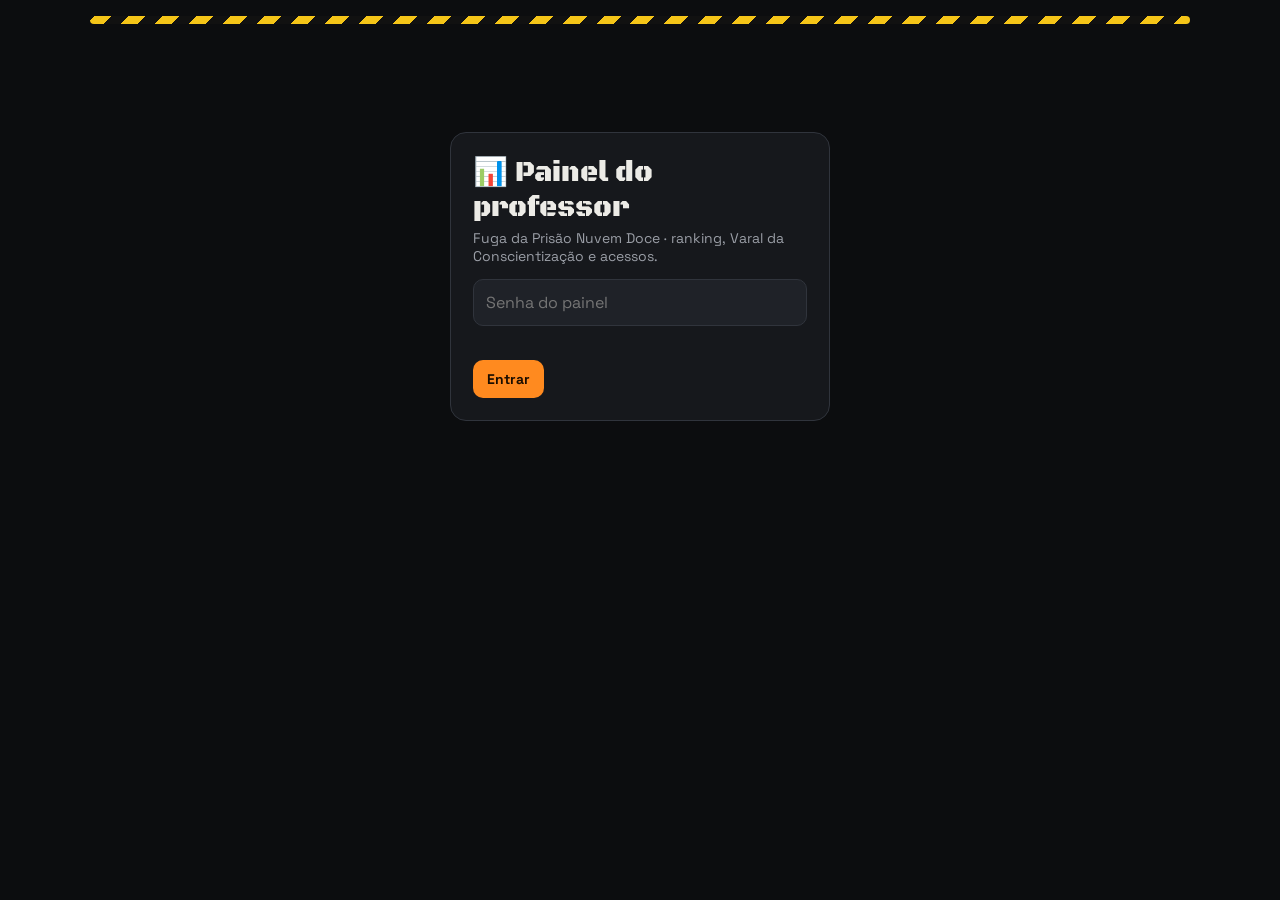
<file: painel.html>
<!DOCTYPE html>
<html lang="pt-BR">
<head>
<meta charset="UTF-8">
<meta name="viewport" content="width=device-width, initial-scale=1">
<title>Painel · Fuga da Prisão Nuvem Doce</title>
<meta name="robots" content="noindex">
<link rel="icon" href="data:image/svg+xml,%3Csvg xmlns=%22http://www.w3.org/2000/svg%22 viewBox=%220 0 100 100%22%3E%3Ctext y=%22.9em%22 font-size=%2290%22%3E%F0%9F%93%8A%3C/text%3E%3C/svg%3E">
<link href="https://fonts.googleapis.com/css2?family=Black+Ops+One&family=Space+Grotesk:wght@400;500;700&family=JetBrains+Mono:wght@500;700&display=swap" rel="stylesheet">
<style>
  :root{--bg:#0c0d0f;--panel:#16181c;--panel2:#1f2228;--line:#30343c;--text:#ecebe6;--muted:#9a9ea6;--orange:#ff8a1f;--yellow:#f5c518;--red:#ff4d4d;--green:#4ade80;--cyan:#5ce1ff;--purple:#c084fc}
  *{box-sizing:border-box;margin:0;padding:0}
  body{background:var(--bg);color:var(--text);font-family:'Space Grotesk',system-ui,sans-serif;padding:16px;min-height:100vh}
  .wrap{max-width:1100px;margin:0 auto}
  .hazard{height:8px;border-radius:4px;background:repeating-linear-gradient(-45deg,var(--yellow) 0 12px,#111 12px 24px);margin-bottom:14px}
  h1{font-family:'Black Ops One';font-weight:400;font-size:28px;margin-bottom:4px}
  h2{font-family:'Black Ops One';font-weight:400;font-size:20px;margin:22px 0 10px}
  .muted{color:var(--muted);font-size:14px}
  .top{display:flex;justify-content:space-between;align-items:flex-end;gap:10px;flex-wrap:wrap}
  .btn{all:unset;cursor:pointer;background:var(--orange);color:#1a0d00;font-weight:700;border-radius:10px;padding:10px 14px;font-size:14px}
  .btn.ghost{background:transparent;color:var(--text);border:1px solid var(--line)}
  .btn.small{padding:5px 9px;font-size:12px}
  .cards{display:grid;grid-template-columns:repeat(auto-fit,minmax(150px,1fr));gap:10px;margin-top:16px}
  .card{background:var(--panel);border:1px solid var(--line);border-radius:14px;padding:14px}
  .card b{display:block;font-family:'JetBrains Mono';font-size:28px;color:var(--yellow)}
  .card small{color:var(--muted);font-size:12.5px}
  .card.on b{color:var(--green)}
  .bars{display:flex;flex-direction:column;gap:8px;background:var(--panel);border:1px solid var(--line);border-radius:14px;padding:14px}
  .bar{display:grid;grid-template-columns:150px 1fr 40px;align-items:center;gap:10px;font-size:14px}
  .bar .t{height:14px;border-radius:7px;background:var(--panel2);overflow:hidden}
  .bar .t i{display:block;height:100%;border-radius:7px}
  table{width:100%;border-collapse:collapse;background:var(--panel);border:1px solid var(--line);border-radius:14px;overflow:hidden;font-size:14px}
  th,td{padding:9px 10px;text-align:left;border-bottom:1px solid var(--line)}
  th{color:var(--muted);font-weight:500;font-size:12px;text-transform:uppercase;letter-spacing:.06em}
  tr:last-child td{border-bottom:none}
  .varal{display:grid;grid-template-columns:repeat(auto-fill,minmax(220px,1fr));gap:12px}
  .post{background:#fff6c9;color:#2b2618;border-radius:6px;padding:14px 40px 10px 12px;overflow-wrap:anywhere;box-shadow:0 6px 14px rgba(0,0,0,.4);position:relative;font-size:15px;line-height:1.4}
  .post:nth-child(3n){transform:rotate(1deg)}.post:nth-child(3n+1){transform:rotate(-1deg)}
  .post small{display:block;color:#7a6c4a;font-size:12px;margin-top:8px}
  .post.oculta{opacity:.35;background:#ddd}
  .post .btn{position:absolute;top:6px;right:6px;background:#2b2618;color:#fff6c9}
  .login{max-width:380px;margin:12vh auto;background:var(--panel);border:1px solid var(--line);border-radius:16px;padding:22px}
  .login input{all:unset;box-sizing:border-box;display:block;width:100%;background:var(--panel2);border:1px solid var(--line);border-radius:10px;padding:12px;margin:14px 0;font-size:16px}
  .err{color:var(--red);font-size:14px;min-height:20px}
  .row{display:flex;gap:8px;flex-wrap:wrap;margin-top:10px}
  .hidden{display:none!important}
  .empty{color:var(--muted);padding:16px;text-align:center}
</style>
</head>
<body>
<div class="wrap">
  <div class="hazard"></div>

  <form class="login" id="login">
    <h1>📊 Painel do professor</h1>
    <p class="muted">Fuga da Prisão Nuvem Doce · ranking, Varal da Conscientização e acessos.</p>
    <input type="password" id="senha" placeholder="Senha do painel" autocomplete="current-password" required>
    <div class="err" id="err"></div>
    <button class="btn" type="submit">Entrar</button>
  </form>

  <main id="app" class="hidden">
    <div class="top">
      <div><h1>📊 Painel do professor</h1><div class="muted" id="atual">Atualiza sozinho a cada 15 segundos.</div></div>
      <div class="row">
        <button class="btn ghost" data-csv="varal">⬇️ Varal (CSV)</button>
        <button class="btn ghost" data-csv="ranking">⬇️ Ranking (CSV)</button>
        <button class="btn ghost" data-csv="dispositivos">⬇️ Acessos (CSV)</button>
        <button class="btn ghost" id="sair">Sair</button>
      </div>
    </div>
    <div class="cards" id="cards"></div>
    <h2>🏁 Finais alcançados</h2>
    <div class="bars" id="finais"></div>
    <h2>📌 Varal da Conscientização</h2>
    <p class="muted" style="margin-bottom:10px">Mensagens escritas pelos alunos no fim do jogo. Use 🙈 para ocultar alguma mensagem imprópria.</p>
    <div class="varal" id="varal"></div>
    <h2>🏆 Ranking geral</h2>
    <table><thead><tr><th>#</th><th>Apelido</th><th>Pontos</th><th>Estrelas</th><th>Tempo</th><th>Final</th><th></th></tr></thead><tbody id="rank"></tbody></table>
  </main>
</div>
<script>
const $=s=>document.querySelector(s);
let senha='';try{senha=sessionStorage.getItem('painelSenha')||''}catch(e){}
const FINAL={livre:['🌅 Liberdade total','#4ade80'],cicatriz:['🩹 Livre com cicatriz','#f5c518'],corrente:['⛓️ A corrente invisível','#c084fc']};
const PLAT={celular:'📱 Celular',computador:'💻 Computador',tablet:'📲 Tablet',outro:'❓ Outro'};
function el(tag,cls,txt){const e=document.createElement(tag);if(cls)e.className=cls;if(txt!=null)e.textContent=txt;return e}
async function api(url,opt={}){
  const r=await fetch(url,{...opt,headers:{'x-painel-senha':senha,'content-type':'application/json',...(opt.headers||{})}});
  if(r.status===401)throw new Error('Senha incorreta.');
  if(!r.ok){let m='Erro '+r.status;try{m=(await r.json()).erro||m}catch(e){}throw new Error(m)}
  return r;
}
async function carregar(){
  const d=await (await api('/api/painel/dados')).json();
  const R=d.resumo;
  const cards=$('#cards');cards.innerHTML='';
  [[R.online_agora,'jogando agora (últimos 2 min)',true],[R.dispositivos_hoje,'dispositivos hoje'],[R.dispositivos,'dispositivos no total'],[R.partidas,'partidas terminadas'],[R.mensagens,'mensagens no Varal']]
    .forEach(([n,t,on])=>{const c=el('div','card'+(on?' on':''));c.append(el('b',null,String(n)),el('small',null,t));cards.append(c)});
  const pl=Object.entries(R.por_plataforma).map(([k,v])=>(PLAT[k]||k)+': '+v).join(' · ');
  if(pl){const c=el('div','card');c.append(el('small',null,pl));cards.append(c)}
  const fin=$('#finais');fin.innerHTML='';const tot=Math.max(1,R.partidas);
  Object.entries(FINAL).forEach(([k,[nome,cor]])=>{const n=R.finais[k]||0;const b=el('div','bar');b.append(el('span',null,nome));
    const t=el('div','t'),i=el('i');i.style.width=(n/tot*100)+'%';i.style.background=cor;t.append(i);b.append(t,el('b',null,String(n)));fin.append(b)});
  const v=$('#varal');v.innerHTML='';
  if(!d.varal.length)v.append(el('div','empty','Nenhuma mensagem ainda.'));
  d.varal.forEach(m=>{const p=el('div','post'+(m.oculta?' oculta':''),m.mensagem);
    p.append(el('small',null,m.apelido+' · '+new Date(m.criado_em*1000).toLocaleString('pt-BR')));
    const b=el('button','btn small',m.oculta?'👁️':'🙈');b.title=m.oculta?'Mostrar':'Ocultar';
    b.onclick=async()=>{await api('/api/painel/ocultar',{method:'POST',body:JSON.stringify({id:m.id,oculta:!m.oculta})});carregar()};
    p.append(b);v.append(p)});
  const tb=$('#rank');tb.innerHTML='';
  if(!d.ranking.length){const tr=el('tr'),td=el('td','empty','Ninguém terminou o jogo ainda.');td.colSpan=7;tr.append(td);tb.append(tr)}
  d.ranking.forEach((r,i)=>{const tr=el('tr');
    [String(i+1),r.apelido,String(r.pontos),'⭐'.repeat(r.estrelas),r.tempo,(FINAL[r.final]||[r.final])[0]].forEach(x=>tr.append(el('td',null,x)));
    const td=el('td'),b=el('button','btn small ghost','🗑️');b.title='Apagar do ranking';
    b.onclick=async()=>{if(!window.confirm('Apagar a pontuação de '+r.apelido+'?'))return;await api('/api/painel/apagar-pontuacao',{method:'POST',body:JSON.stringify({id:r.id})});carregar()};
    td.append(b);tr.append(td);tb.append(tr)});
  $('#atual').textContent='Atualizado às '+new Date().toLocaleTimeString('pt-BR')+' · atualiza sozinho a cada 15 segundos.';
}
async function entrar(){
  try{await carregar();$('#login').classList.add('hidden');$('#app').classList.remove('hidden');try{sessionStorage.setItem('painelSenha',senha)}catch(e){}}
  catch(e){$('#err').textContent=e.message;$('#login').classList.remove('hidden');$('#app').classList.add('hidden')}
}
$('#login').onsubmit=e=>{e.preventDefault();senha=$('#senha').value;entrar()};
$('#sair').onclick=()=>{senha='';try{sessionStorage.removeItem('painelSenha')}catch(e){};location.reload()};
document.querySelectorAll('[data-csv]').forEach(b=>b.onclick=async()=>{
  try{const r=await api('/api/painel/csv/'+b.dataset.csv);const blob=await r.blob();const a=document.createElement('a');
    a.href=URL.createObjectURL(blob);a.download=b.dataset.csv+'.csv';document.body.append(a);a.click();setTimeout(()=>{URL.revokeObjectURL(a.href);a.remove()},1000)}
  catch(e){alert(e.message)}});
if(senha)entrar();
setInterval(()=>{if(!$('#app').classList.contains('hidden'))carregar().catch(()=>{})},15000);
</script>
</body>
</html>
</file>
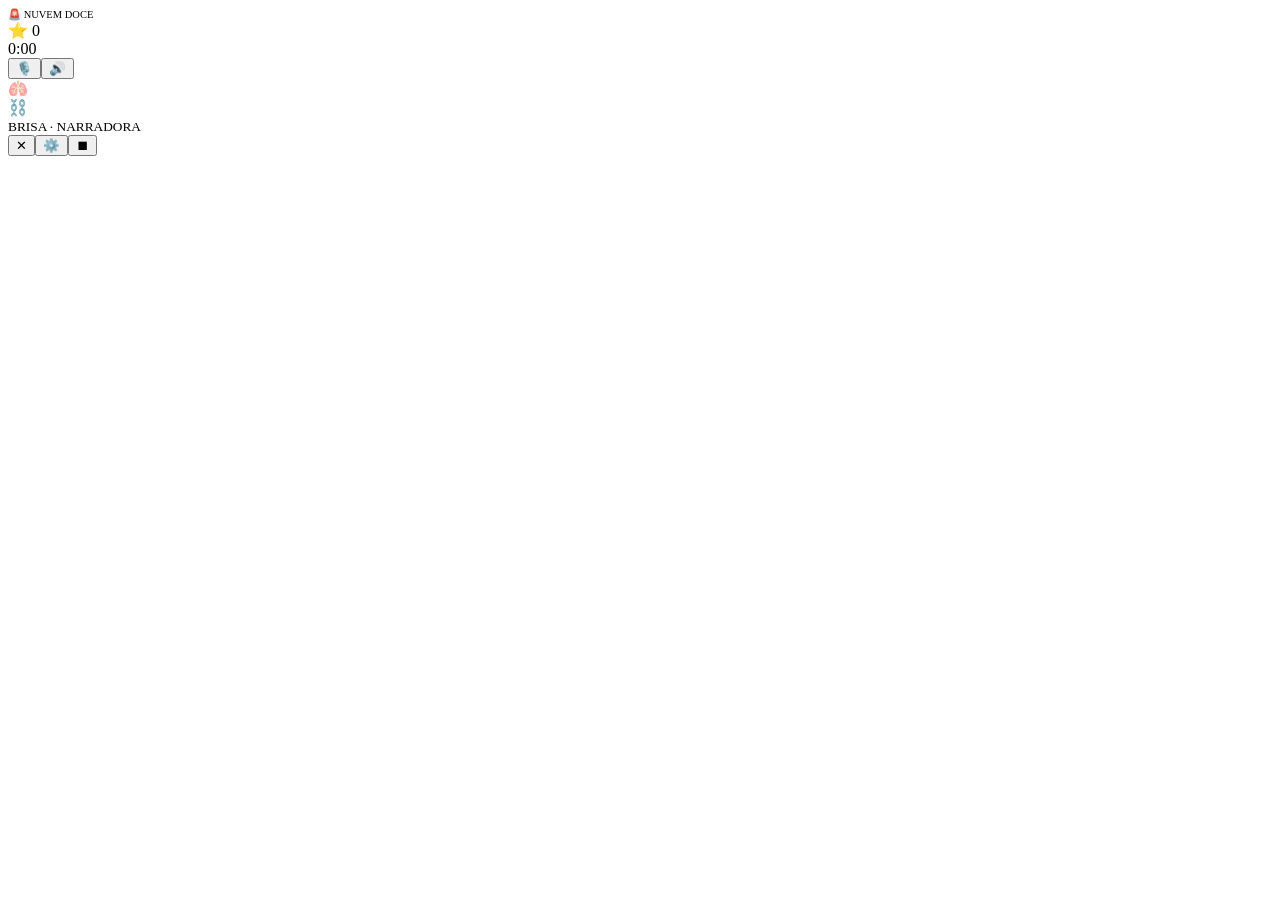
<file: src/shell.html>
<!DOCTYPE html>
<html lang="pt-BR">
<head>
<meta charset="UTF-8">
<meta name="viewport" content="width=device-width, initial-scale=1">
<title>Fuga da Prisão Nuvem Doce</title>
<link rel="icon" href="data:image/svg+xml,%3Csvg xmlns=%22http://www.w3.org/2000/svg%22 viewBox=%220 0 100 100%22%3E%3Ctext y=%22.9em%22 font-size=%2290%22%3E%F0%9F%9A%A8%3C/text%3E%3C/svg%3E">
<link rel="preconnect" href="https://fonts.googleapis.com">
<link href="https://fonts.googleapis.com/css2?family=Black+Ops+One&family=Space+Grotesk:wght@400;500;700&family=JetBrains+Mono:wght@500;700&display=swap" rel="stylesheet">
<style>
/*CSS*/
.status .av svg{width:100%;height:100%}
.rr .av svg{width:100%;height:100%}
</style>
</head>
<body>
<div class="app">
  <div class="hazard"></div>
  <header>
    <div class="tag" style="margin:0;font-size:10.5px">🚨 NUVEM DOCE</div>
    <div class="hud"><div class="pill" id="score">⭐ 0</div><div class="pill" id="timer">0:00</div><button class="mute" id="narrbtn" aria-label="Narração">🎙️</button><button class="mute" id="mute" aria-label="Efeitos sonoros">🔊</button></div>
  </header>
  <div class="status hidden" id="status">
    <div class="av" id="stav"></div>
    <div><div class="nm" id="stnm"></div><div class="perk" id="stpk"></div></div>
    <div class="meters">
      <div class="meter f"><span>🫁</span><div class="bar"><div class="fill" id="mf"></div></div><span class="v" id="mfv"></span></div>
      <div class="meter d"><span>⛓️</span><div class="bar"><div class="fill" id="md"></div></div><span class="v" id="mdv"></span></div>
    </div>
  </div>
  <div class="prog" id="prog"></div>
  <main id="screen"></main>
</div>
<div class="narr" id="narr" aria-live="polite"><div class="brisa" id="nbrisa"></div><div class="nb"><small>BRISA · NARRADORA</small><span id="ntext"></span><div class="ctl"><button id="nclose" aria-label="Fechar">✕</button><button id="nset" aria-label="Escolher voz">⚙️</button><button id="nstop" class="hidden" aria-label="Parar a voz">⏹</button></div></div></div>
<script>
/*JS*/
</script>
</body>
</html>
</file>
